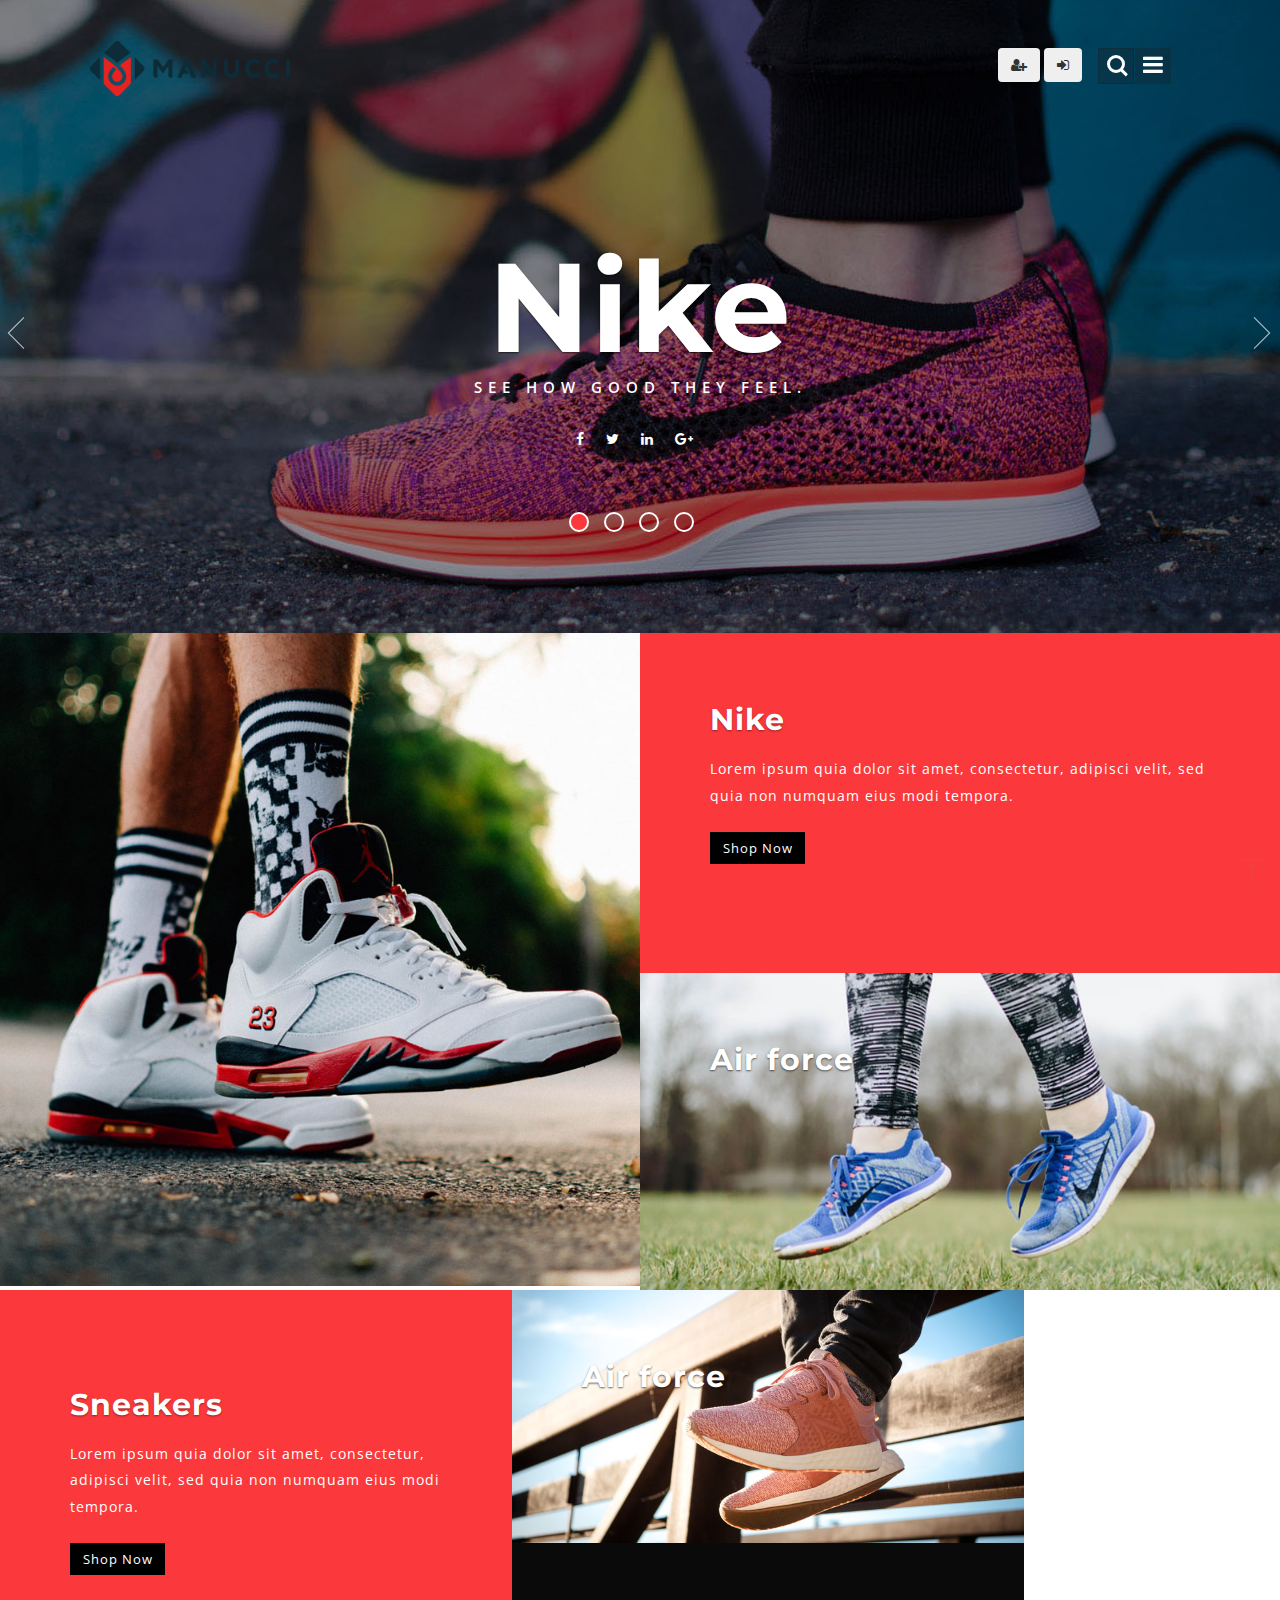
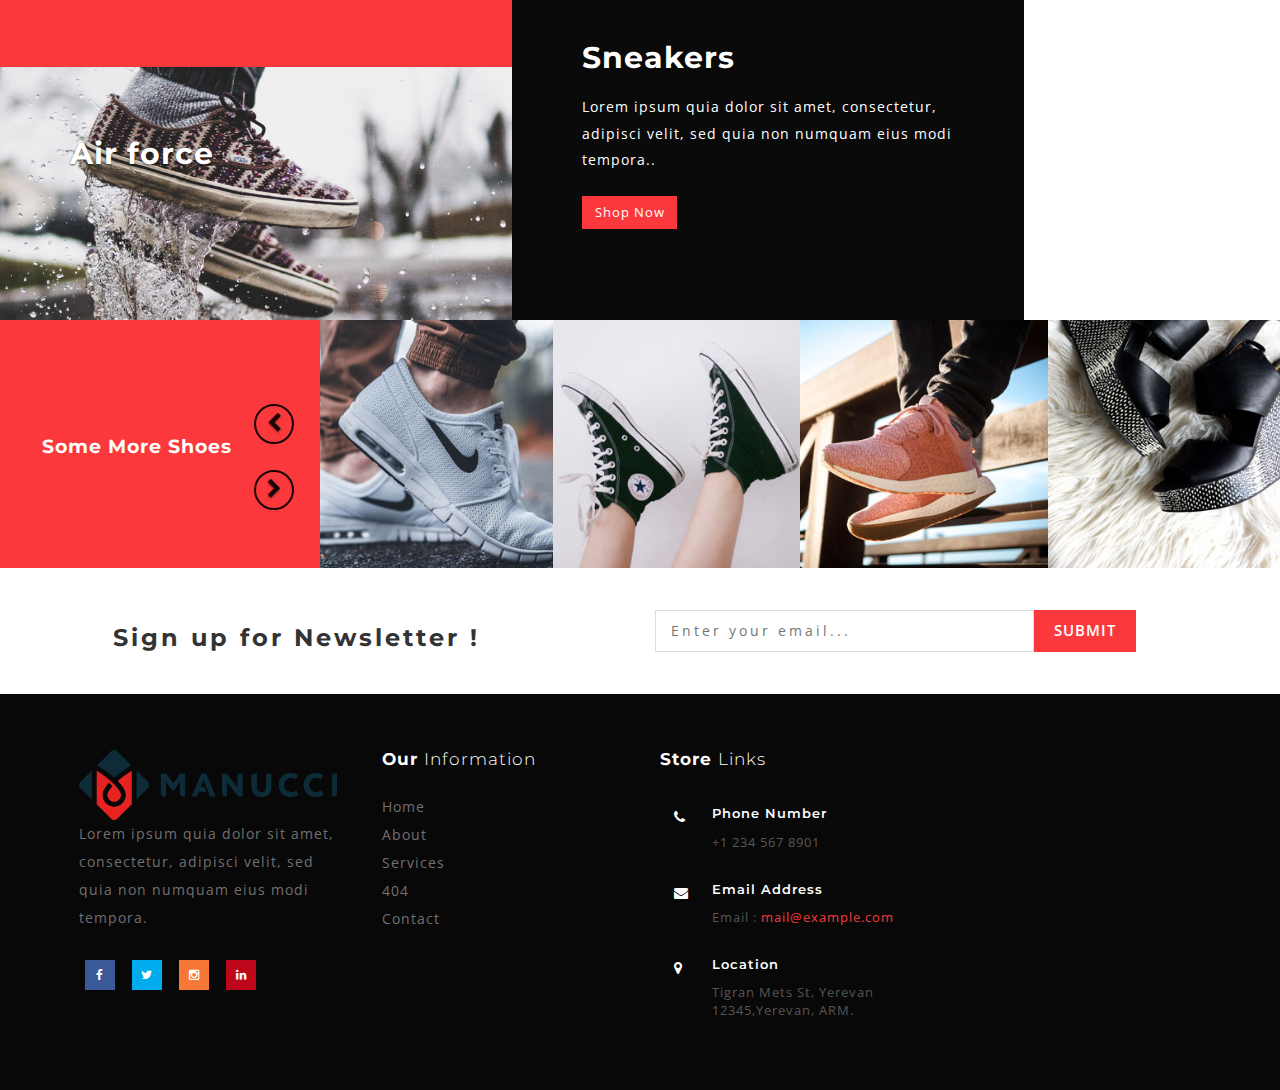
<file: index.html>
<!DOCTYPE html>
<html lang="eng">

<head>
	<title>Home page</title>
	<!-- custom-theme -->
	<meta name="viewport" content="width=device-width, initial-scale=1">
	<meta http-equiv="Content-Type" content="text/html; charset=utf-8" />
	<meta name="keywords" content="" />
	<script type="application/x-javascript">
		addEventListener("load", function () {
			setTimeout(hideURLbar, 0);
		}, false);

		function hideURLbar() {
			window.scrollTo(0, 1);
		}

	</script>
	<!-- //custom-theme -->
	<link href="css/bootstrap.css" rel="stylesheet" type="text/css" media="all" />
	<link rel="stylesheet" href="css/shop.css" type="text/css" media="screen" property="" />
	<link href="css/style7.css" rel="stylesheet" type="text/css" media="all" />
	<link href="css/style.css" rel="stylesheet" type="text/css" media="all" />
	<!-- font-awesome-icons -->
	<link href="css/font-awesome.css" rel="stylesheet">
	<!-- //font-awesome-icons -->
	<link href="//fonts.googleapis.com/css?family=Montserrat:100i,200,200i,300,300i,400,400i,500,500i,600,600i,700,700i,800"
	    rel="stylesheet">
	<link href="//fonts.googleapis.com/css?family=Open+Sans:300,300i,400,400i,600,600i,700,700i,800" rel="stylesheet">

	<style type="text/css">
	
	.navbar-brand{
		border: none !important;
	}
		/* Dropdown Button */
.dropbtn {
	background-color: transparent;
  color: #333;
  padding: 16px;
  font-size: 16px;
  border: none;
  cursor: pointer;
}

/* Dropdown button on hover & focus */
.dropbtn:hover, .dropbtn:focus, .dropdown-content a:hover,.dropdown-content a:focus {
  background-color: #eee;
  color: #f94d50;
}

/* The container <div> - needed to position the dropdown content */
.dropdown {
  position: relative;
  display: inline-block;
}

/* Dropdown Content (Hidden by Default) */
.dropdown-content {
  display: none;
  position: absolute;
  background-color: #f1f1f1;
  min-width: 160px;
  box-shadow: 0px 8px 16px 0px rgba(0,0,0,0.2);
  z-index: 1;
}

/* Links inside the dropdown */
.dropdown-content a {
  color: black;
  padding: 12px 16px;
  text-decoration: none;
  display: block;
}

.show {display:block;}
	</style>
	
</head>

<body>
	<!-- Modal -->
<div class="modal fade" id="login" tabindex="-1" role="dialog" aria-labelledby="login" aria-hidden="true">
  <div class="modal-dialog" role="document">
    <div class="modal-content">
      <div class="modal-header">
        <h5 class="modal-title" id="login">Sign in</h5>
        <button type="button" class="close" data-dismiss="modal" aria-label="Close">
          <span aria-hidden="true">&times;</span>
        </button>
      </div>
      <div class="modal-body">
        <form action="" method="">
        	<div class="form-group">
			    <label for="emaill">Email address</label>
			    <input type="email" class="form-control" id="emaill" placeholder="Enter email" name="emaillogin" required>
			  </div>
			  <div class="form-group">
			    <label for="passwordl">Password</label>
			    <input type="password" class="form-control" id="passwordl" placeholder="********" name="passwordlogin" required>
			  </div>
        	<input type="submit" name="login" value="Sign in" class="btn btn-danger">
        </form>
      </div>
      <div class="modal-footer">
        <button type="button" class="btn btn-secondary" data-dismiss="modal">Close</button>
      </div>
    </div>
  </div>
</div>
<div class="modal fade" id="register" tabindex="-1" role="dialog" aria-labelledby="register" aria-hidden="true">
  <div class="modal-dialog" role="document">
    <div class="modal-content">
      <div class="modal-header">
        <h5 class="modal-title" id="register" style="display: inline-block;">Sign up</h5>
        <button type="button" class="close" data-dismiss="modal" aria-label="Close">
          <span aria-hidden="true">&times;</span>
        </button>
      </div>
      <div class="modal-body">
        <form action="" method="">
        	<div class="form-group">
			    <label for="emailr">Email address</label>
			    <input type="email" class="form-control" id="emailr" placeholder="Enter email" name="emailregister"required>
			</div>
			<div class="form-group">
			    <label for="loginr">Login</label>
			    <input type="login" class="form-control" id="loginr" placeholder="Login" name="loginregister" required>
			</div>
			<div class="form-group">
			    <label for="passwordr">Password</label>
			    <input type="password" class="form-control" id="passwordr" placeholder="********" name="passwordregister" required>
			</div>
			<div class="form-group">
			    <div class="form-check">
			      <input class="form-check-input" type="checkbox" id="license" name="license">
			      <label class="form-check-label" for="license">
			        I accept and agree to abide by the End User <a href="#" target="_blank">License</a> Agreement
			      </label>
			    </div>
			</div>
        	<input type="submit" name="register" value="Sign up" class="btn btn-danger">
        </form>
      </div>
      <div class="modal-footer">
        <button type="button" class="btn btn-secondary" data-dismiss="modal">Close</button>
      </div>
    </div>
  </div>
</div>
	<!-- banner -->
	<div class="banner_top" id="home">
		<div class="wrapper_top_w3layouts">

			<div class="header_agileits">
				<div class="logo">
					<h1><a class="navbar-brand" href="index.html"><img src="images/logo.png" style="width: 200px" class="img-responsive"></a></h1>
				</div>
				<div class="overlay overlay-contentpush">
					<button type="button" class="overlay-close"><i class="fa fa-times" aria-hidden="true"></i></button>

					<nav>
							<ul class="nav nav-list">
								<li><a href="index.html" class="active">Home</a></li>
								<li><a href="about.html">About</a></li>
								<li><a href="404.html">404 error</a></li>
								<li><a href="shop.html">Shop Now</a></li>
								<li><a href="contact.html">Contact</a></li>
								<li>
									<div class="dropdown">
									  <button onclick="mans()" class="dropbtn">Mans <span onclick="mans()" class="fa fa-caret-down"></span></button>
									  <div id="mans" class="dropdown-content">
									    <a href="#">Link 1</a>
									    <a href="#">Link 2</a>
									    <a href="#">Link 3</a>
									  </div>
									</div>
								</li>
								<li>
									<div class="dropdown">
									  <button onclick="womans()" class="dropbtn">Womans <span onclick="womans()" class="fa fa-caret-down"></span></button>
									  <div id="womans" class="dropdown-content">
									    <a href="#">Link 1</a>
									    <a href="#">Link 2</a>
									    <a href="#">Link 3</a>
									  </div>
									</div>
								</li>
								<li>
									<div class="dropdown">
									  <button onclick="kids()" class="dropbtn">Kids <span onclick="kids()" class="fa fa-caret-down"></span></button>
									  <div id="kids" class="dropdown-content">
									    <a href="#">Link 1</a>
									    <a href="#">Link 2</a>
									    <a href="#">Link 3</a>
									  </div>
									</div>
								</li>
							</ul>
					</nav>
				</div>
				<div class="mobile-nav-button">
					<button id="trigger-overlay" type="button"><i class="fa fa-bars" aria-hidden="true"></i></button>
				</div>
				<!-- cart details -->
				<div class="top_nav_right">
					<button type="button" class="btn" data-toggle="modal" data-target="#register"><i class="fa fa-user-plus" aria-hidden="true"></i></button>
					<button type="button" class="btn" data-toggle="modal" data-target="#login"><i class="fa fa-sign-in" aria-hidden="true"></i></button>

					<div class="shoecart shoecart2 cart cart box_1">
						<form action="#" method="post" class="last">

							<input type="hidden" name="cmd" value="_cart">
							<input type="hidden" name="display" value="1">
						</form>
					</div>

				</div>
				<!-- //cart details -->
				<!-- search -->
				<div class="search_w3ls_agileinfo">
					<div class="cd-main-header">
						<ul class="cd-header-buttons">
							<li><a class="cd-search-trigger" href="#cd-search"> <span></span></a></li>
						</ul>
					</div>
					<div id="cd-search" class="cd-search">
						<form action="#" method="post">
							<input name="Search" type="search" placeholder="Click enter after typing...">
						</form>
					</div>
				</div>
				<!-- //search -->

				<div class="clearfix"></div>
			</div>
			<!-- /slider -->
			<div class="slider">
				<div class="callbacks_container">
					<ul class="rslides callbacks callbacks1" id="slider4">

						<li>
							<div class="banner-top2">
								<div class="banner-info-wthree">
									<h3>Nike</h3>
									<p>See how good they feel.</p>

								</div>

							</div>
						</li>
						<li>
							<div class="banner-top3">
								<div class="banner-info-wthree">
									<h3>Heels</h3>
									<p>For All Walks of Life.</p>

								</div>

							</div>
						</li>
						<li>
							<div class="banner-top">
								<div class="banner-info-wthree">
									<h3>Sneakers</h3>
									<p>See how good they feel.</p>

								</div>

							</div>
						</li>
						<li>
							<div class="banner-top1">
								<div class="banner-info-wthree">
									<h3>Adidas</h3>
									<p>For All Walks of Life.</p>

								</div>

							</div>
						</li>
					</ul>
				</div>
				<div class="clearfix"> </div>
			</div>
			<!-- //slider -->
			<ul class="top_icons">
				<li><a href="#"><span class="fa fa-facebook" aria-hidden="true"></span></a></li>
				<li><a href="#"><span class="fa fa-twitter" aria-hidden="true"></span></a></li>
				<li><a href="#"><span class="fa fa-linkedin" aria-hidden="true"></span></a></li>
				<li><a href="#"><span class="fa fa-google-plus" aria-hidden="true"></span></a></li>

			</ul>
		</div>
	</div>
	<!-- //banner -->
	<!-- /girds_bottom-->
	<div class="grids_bottom">
		<div class="style-grids">
			<div class="col-md-6 style-grid style-grid-1">
				<img src="images/b1.jpg" alt="shoe">
			</div>
		</div>
		<div class="col-md-6 style-grid style-grid-2">
			<div class="style-image-1_info">
				<div class="style-grid-2-text_info">
					<h3>Nike</h3>
					<p>Lorem ipsum quia dolor sit amet, consectetur, adipisci velit, sed quia non numquam eius modi tempora.</p>
					<div class="shop-button">
						<a href="shop.html">Shop Now</a>
					</div>
				</div>
			</div>
			<div class="style-image-2">
				<img src="images/b2.jpg" alt="shoe">
				<div class="style-grid-2-text">
					<h3>Air force</h3>
				</div>
			</div>
		</div>
		<div class="clearfix"></div>
	</div>
	</div>
	<!-- //grids_bottom-->
	<!-- /girds_bottom2-->
	<div class="grids_sec_2">
		<div class="style-grids_main">
			<div class="col-md-6 grids_sec_2_left">
				<div class="grid_sec_info">
					<div class="style-grid-2-text_info">
						<h3>Sneakers</h3>
						<p>Lorem ipsum quia dolor sit amet, consectetur, adipisci velit, sed quia non numquam eius modi tempora.</p>
						<div class="shop-button">
							<a href="#">Shop Now</a>
						</div>
					</div>
				</div>
				<div class="style-image-2">
					<img src="images/b4.jpg" alt="shoe">
					<div class="style-grid-2-text">
						<h3>Air force</h3>
					</div>
				</div>
			</div>
			<div class="col-md-6 grids_sec_2_left">

				<div class="style-image-2">
					<img src="images/b3.jpg" alt="shoe">
					<div class="style-grid-2-text">
						<h3>Air force</h3>
					</div>
				</div>
				<div class="grid_sec_info last">
					<div class="style-grid-2-text_info">
						<h3>Sneakers</h3>
						<p>Lorem ipsum quia dolor sit amet, consectetur, adipisci velit, sed quia non numquam eius modi tempora..</p>
						<div class="shop-button two">
							<a href="#">Shop Now</a>
						</div>
					</div>
				</div>
			</div>
			<div class="clearfix"></div>
		</div>
	</div>
	<!-- //grids_bottom2-->
	<!-- /Properties -->
	<div class="mid_slider_w3lsagile">
		<div class="col-md-3 mid_slider_text">
			<h5>Some More Shoes</h5>
		</div>
		<div class="col-md-9 mid_slider_info">
			<div id="myCarousel" class="carousel slide" data-ride="carousel">
				<!-- Indicators -->
				<ol class="carousel-indicators">
					<li data-target="#myCarousel" data-slide-to="0" class="active"></li>
					<li data-target="#myCarousel" data-slide-to="1" class=""></li>
					<li data-target="#myCarousel" data-slide-to="2" class=""></li>
					<li data-target="#myCarousel" data-slide-to="3" class=""></li>
				</ol>
				<div class="carousel-inner" role="listbox">
					<div class="item active">
						<div class="row">
							<div class="col-md-3 col-sm-3 col-xs-3 slidering">
								<div class="thumbnail"><img src="images/g1.jpg" alt="Image" style="max-width:100%;"></div>
							</div>
							<div class="col-md-3 col-sm-3 col-xs-3 slidering">
								<div class="thumbnail"><img src="images/g2.jpg" alt="Image" style="max-width:100%;"></div>
							</div>
							<div class="col-md-3 col-sm-3 col-xs-3 slidering">
								<div class="thumbnail"><img src="images/g3.jpg" alt="Image" style="max-width:100%;"></div>
							</div>
							<div class="col-md-3 col-sm-3 col-xs-3 slidering">
								<div class="thumbnail"><img src="images/g4.jpg" alt="Image" style="max-width:100%;"></div>
							</div>
						</div>
					</div>
					<div class="item">
						<div class="row">
							<div class="col-md-3 col-sm-3 col-xs-3 slidering">
								<div class="thumbnail"><img src="images/g5.jpg" alt="Image" style="max-width:100%;"></div>
							</div>
							<div class="col-md-3 col-sm-3 col-xs-3 slidering">
								<div class="thumbnail"><img src="images/g6.jpg" alt="Image" style="max-width:100%;"></div>
							</div>
							<div class="col-md-3 col-sm-3 col-xs-3 slidering">
								<div class="thumbnail"><img src="images/g2.jpg" alt="Image" style="max-width:100%;"></div>
							</div>
							<div class="col-md-3 col-sm-3 col-xs-3 slidering">
								<div class="thumbnail"><img src="images/g1.jpg" alt="Image" style="max-width:100%;"></div>
							</div>
						</div>
					</div>
					<div class="item">
						<div class="row">
							<div class="col-md-3 col-sm-3 col-xs-3 slidering">
								<div class="thumbnail"><img src="images/g1.jpg" alt="Image" style="max-width:100%;"></div>
							</div>
							<div class="col-md-3 col-sm-3 col-xs-3 slidering">
								<div class="thumbnail"><img src="images/g2.jpg" alt="Image" style="max-width:100%;"></div>
							</div>
							<div class="col-md-3 col-sm-3 col-xs-3 slidering">
								<div class="thumbnail"><img src="images/g3.jpg" alt="Image" style="max-width:100%;"></div>
							</div>
							<div class="col-md-3 col-sm-3 col-xs-3 slidering">
								<div class="thumbnail"><img src="images/g4.jpg" alt="Image" style="max-width:100%;"></div>
							</div>
						</div>
					</div>
					<div class="item">
						<div class="row">
							<div class="col-md-3 col-sm-3 col-xs-3 slidering">
								<div class="thumbnail"><img src="images/g1.jpg" alt="Image" style="max-width:100%;"></div>
							</div>
							<div class="col-md-3 col-sm-3 col-xs-3 slidering">
								<div class="thumbnail"><img src="images/g2.jpg" alt="Image" style="max-width:100%;"></div>
							</div>
							<div class="col-md-3 col-sm-3 col-xs-3 slidering">
								<div class="thumbnail"><img src="images/g3.jpg" alt="Image" style="max-width:100%;"></div>
							</div>
							<div class="col-md-3 col-sm-3 col-xs-3 slidering">
								<div class="thumbnail"><img src="images/g4.jpg" alt="Image" style="max-width:100%;"></div>
							</div>
						</div>
					</div>
				</div>
				<a class="left carousel-control" href="#myCarousel" role="button" data-slide="prev">
			<span class="fa fa-chevron-left" aria-hidden="true"></span>
			<span class="sr-only">Previous</span>
		</a>
				<a class="right carousel-control" href="#myCarousel" role="button" data-slide="next">
			<span class="fa fa-chevron-right" aria-hidden="true"></span>
			<span class="sr-only">Next</span>
		</a>
				<!-- The Modal -->

			</div>
		</div>

		<div class="clearfix"> </div>
	</div>
	<!--//banner -->

	<!-- /newsletter-->
	<div class="newsletter_w3layouts_agile">
		<div class="col-sm-6 newsleft">
			<h3>Sign up for Newsletter !</h3>
		</div>
		<div class="col-sm-6 newsright">
			<form action="#" method="post">
				<input type="email" placeholder="Enter your email..." name="email" required="">
				<input type="submit" value="Submit">
			</form>
		</div>

		<div class="clearfix"></div>
	</div>
	<!-- //newsletter-->
	<!-- footer -->
	<div class="footer_agileinfo_w3">
		<div class="footer_inner_info_w3ls_agileits">
			<div class="col-md-3 footer-left">
					<h2><a class="navbar-brand" href="index.html" style="height: 100%"><img src="images/logo.png"  class="img-responsive"></a></h2>
				<p>Lorem ipsum quia dolor sit amet, consectetur, adipisci velit, sed quia non numquam eius modi tempora.</p>
				<ul class="social-nav model-3d-0 footer-social social two">
					<li>
						<a href="#" class="facebook">
							<div class="front"><i class="fa fa-facebook" aria-hidden="true"></i></div>
							<div class="back"><i class="fa fa-facebook" aria-hidden="true"></i></div>
						</a>
					</li>
					<li>
						<a href="#" class="twitter">
							<div class="front"><i class="fa fa-twitter" aria-hidden="true"></i></div>
							<div class="back"><i class="fa fa-twitter" aria-hidden="true"></i></div>
						</a>
					</li>
					<li>
						<a href="#" class="instagram">
							<div class="front"><i class="fa fa-instagram" aria-hidden="true"></i></div>
							<div class="back"><i class="fa fa-instagram" aria-hidden="true"></i></div>
						</a>
					</li>
					<li>
						<a href="#" class="pinterest">
							<div class="front"><i class="fa fa-linkedin" aria-hidden="true"></i></div>
							<div class="back"><i class="fa fa-linkedin" aria-hidden="true"></i></div>
						</a>
					</li>
				</ul>
			</div>
			<div class="col-md-9 footer-right">
				<div class="sign-grds">
					<div class="col-md-4 sign-gd">
						<h4>Our <span>Information</span> </h4>
						<ul>
							<li><a href="index.html">Home</a></li>
							<li><a href="about.html">About</a></li>
							<li><a href="404.html">Services</a></li>
							<li><a href="404.html">404</a></li>
							<li><a href="contact.html">Contact</a></li>
						</ul>
					</div>

					<div class="col-md-5 sign-gd-two">
						<h4>Store <span>Links</span></h4>
						<div class="address">
							<div class="address-grid">
								<div class="address-left">
									<i class="fa fa-phone" aria-hidden="true"></i>
								</div>
								<div class="address-right">
									<h6>Phone Number</h6>
									<p>+1 234 567 8901</p>
								</div>
								<div class="clearfix"> </div>
							</div>
							<div class="address-grid">
								<div class="address-left">
									<i class="fa fa-envelope" aria-hidden="true"></i>
								</div>
								<div class="address-right">
									<h6>Email Address</h6>
									<p>Email :<a href="mailto:example@email.com"> mail@example.com</a></p>
								</div>
								<div class="clearfix"> </div>
							</div>
							<div class="address-grid">
								<div class="address-left">
									<i class="fa fa-map-marker" aria-hidden="true"></i>
								</div>
								<div class="address-right">
									<h6>Location</h6>
									<p>Tigran Mets St, Yerevan 12345,Yerevan, ARM.

									</p>
								</div>
								<div class="clearfix"> </div>
							</div>
						</div>
					</div>
					
					<div class="clearfix"></div>
				</div>
			</div>
			<div class="clearfix"></div>

		</div>
	</div>
	</div>
	<!-- //footer -->
    <a href="#home" id="toTop" class="scroll" style="display: block;"> <span id="toTopHover" style="opacity: 1;"> </span></a>
    	<!-- js -->
	<script type="text/javascript" src="js/jquery-2.1.4.min.js"></script>
	<!-- //js -->

	<!-- /nav -->
	<script src="js/modernizr-2.6.2.min.js"></script>
	<script src="js/classie.js"></script>
	<script src="js/demo1.js"></script>
	<!-- //nav -->
	<!-- cart-js -->
	<script src="js/minicart.js"></script>
	<script>
		shoe.render();

		shoe.cart.on('shoe_checkout', function (evt) {
			var items, len, i;

			if (this.subtotal() > 0) {
				items = this.items();

				for (i = 0, len = items.length; i < len; i++) {}
			}
		});
	</script>
	<!-- //cart-js -->
	<!--search-bar-->
	<script src="js/search.js"></script>
	<!--//search-bar-->
	<script src="js/responsiveslides.min.js"></script>
	<script>
		$(function () {
			$("#slider4").responsiveSlides({
				auto: true,
				pager: true,
				nav: true,
				speed: 1000,
				namespace: "callbacks",
				before: function () {
					$('.events').append("<li>before event fired.</li>");
				},
				after: function () {
					$('.events').append("<li>after event fired.</li>");
				}
			});
		});
	</script>
	<!-- js for portfolio lightbox -->
	<!-- start-smoth-scrolling -->
	<script type="text/javascript" src="js/move-top.js"></script>
	<script type="text/javascript" src="js/easing.js"></script>
	<script type="text/javascript">
		jQuery(document).ready(function ($) {
			$(".scroll").click(function (event) {
				event.preventDefault();
				$('html,body').animate({
					scrollTop: $(this.hash).offset().top
				}, 1000);
			});
		});
	</script>
	<!-- //end-smoth-scrolling -->
<script type="text/javascript">
function mans() {
  document.getElementById("mans").classList.toggle("show");
}

// Close the dropdown menu if the user clicks outside of it
window.onclick = function(event) {
  if (!event.target.matches('.dropbtn')) {
    var dropdowns = document.getElementsByClassName("dropdown-content");
    var i;
    for (i = 0; i < dropdowns.length; i++) {
      var openDropdown = dropdowns[i];
      if (openDropdown.classList.contains('show')) {
        openDropdown.classList.remove('show');
      }
    }
  }
}
function womans() {
  document.getElementById("womans").classList.toggle("show");
}

// Close the dropdown menu if the user clicks outside of it
window.onclick = function(event) {
  if (!event.target.matches('.dropbtn')) {
    var dropdowns = document.getElementsByClassName("dropdown-content");
    var i;
    for (i = 0; i < dropdowns.length; i++) {
      var openDropdown = dropdowns[i];
      if (openDropdown.classList.contains('show')) {
        openDropdown.classList.remove('show');
      }
    }
  }
}
function kids() {
  document.getElementById("kids").classList.toggle("show");
}

// Close the dropdown menu if the user clicks outside of it
window.onclick = function(event) {
  if (!event.target.matches('.dropbtn')) {
    var dropdowns = document.getElementsByClassName("dropdown-content");
    var i;
    for (i = 0; i < dropdowns.length; i++) {
      var openDropdown = dropdowns[i];
      if (openDropdown.classList.contains('show')) {
        openDropdown.classList.remove('show');
      }
    }
  }
}
	</script>
			<script type="text/javascript" src="js/bootstrap-3.1.1.min.js"></script>


</body>

</html>
</file>
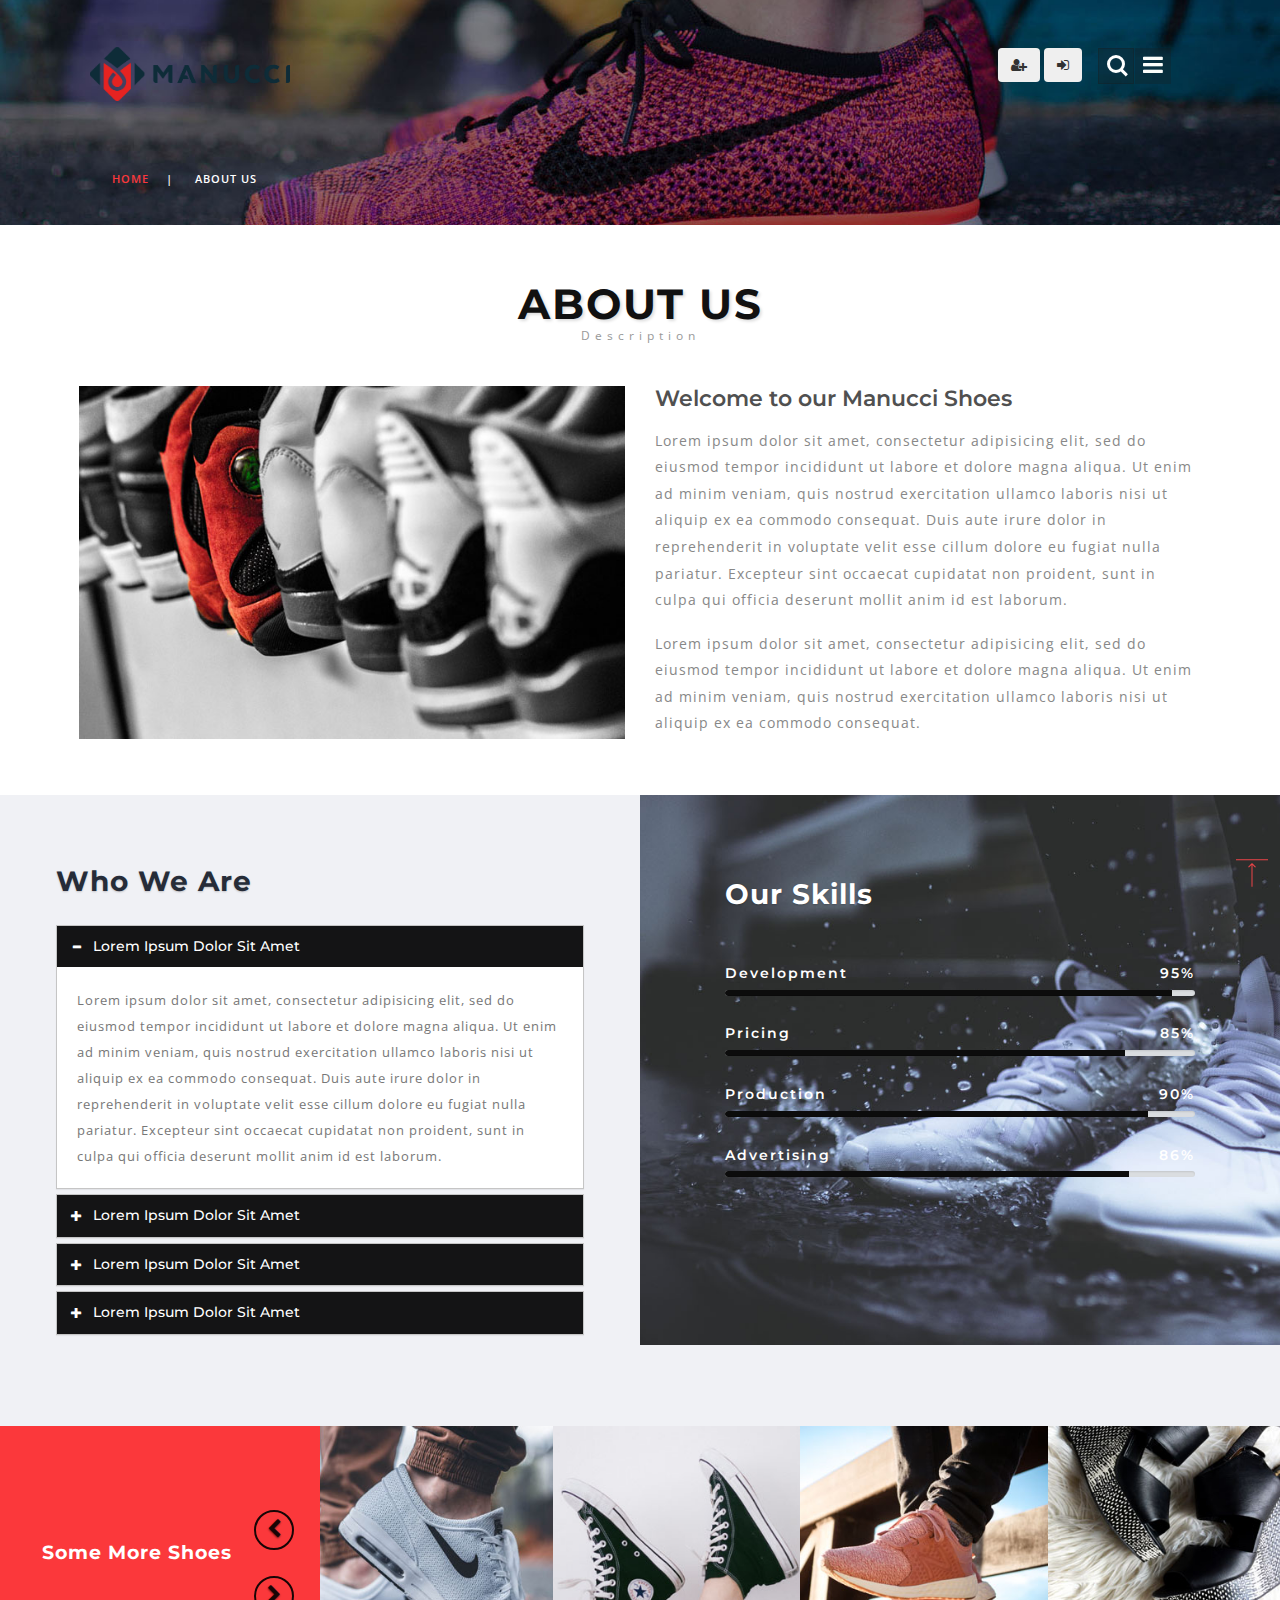
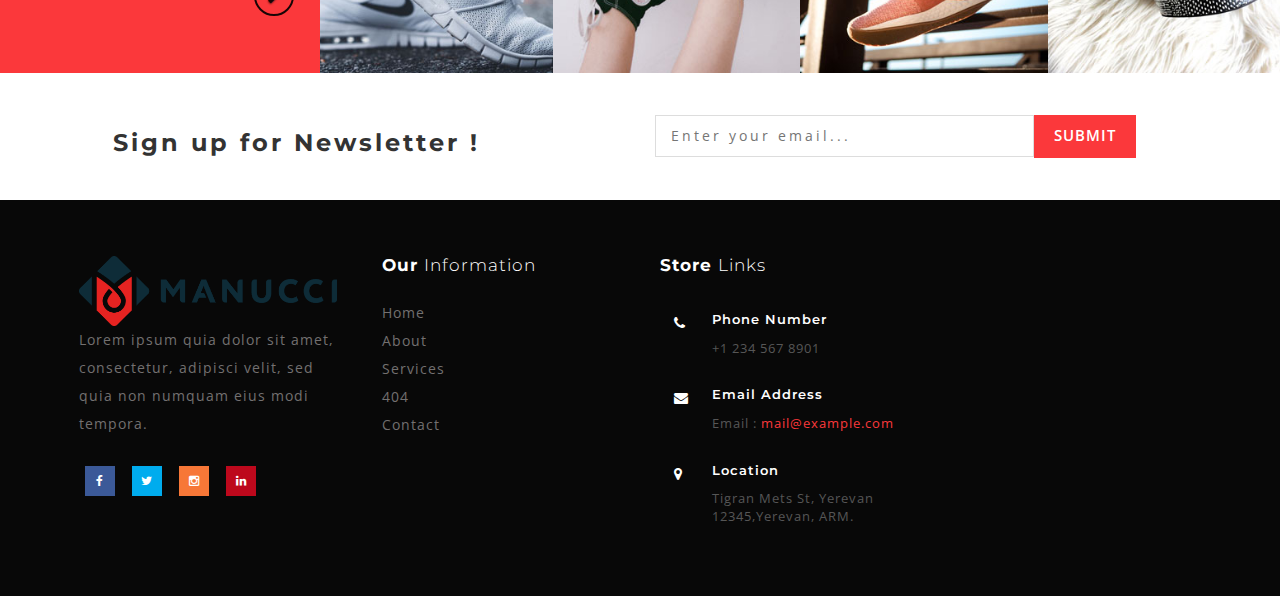
<file: about.html>
<!DOCTYPE html>
<html lang="eng">

<head>
	<title>about</title>
	<meta name="viewport" content="width=device-width, initial-scale=1">
	<meta http-equiv="Content-Type" content="text/html; charset=utf-8" />
	<meta name="keywords" content="" />
	<script type="application/x-javascript">
		addEventListener("load", function () {
			setTimeout(hideURLbar, 0);
		}, false);

		function hideURLbar() {
			window.scrollTo(0, 1);
		}
	</script>
	<!-- //custom-theme -->
	<link href="css/bootstrap.css" rel="stylesheet" type="text/css" media="all" />
	<link rel="stylesheet" href="css/shop.css" type="text/css" media="screen" property="" />
	<link rel="stylesheet" href="css/about.css" type="text/css" media="screen" property="" />
	<link href="css/style7.css" rel="stylesheet" type="text/css" media="all" />
	<link href="css/style.css" rel="stylesheet" type="text/css" media="all" />
	<!-- font-awesome-icons -->
	<link href="css/font-awesome.css" rel="stylesheet">
	<!-- //font-awesome-icons -->
	<link href="//fonts.googleapis.com/css?family=Montserrat:100i,200,200i,300,300i,400,400i,500,500i,600,600i,700,700i,800"
	    rel="stylesheet">
	<link href="//fonts.googleapis.com/css?family=Open+Sans:300,300i,400,400i,600,600i,700,700i,800" rel="stylesheet">
	<style type="text/css">
	
	.navbar-brand{
		border: none !important;
	}
		/* Dropdown Button */
.dropbtn {
	background-color: transparent;
  color: #333;
  padding: 16px;
  font-size: 16px;
  border: none;
  cursor: pointer;
}

/* Dropdown button on hover & focus */
.dropbtn:hover, .dropbtn:focus, .dropdown-content a:hover,.dropdown-content a:focus {
  background-color: #eee;
  color: #f94d50;
}

/* The container <div> - needed to position the dropdown content */
.dropdown {
  position: relative;
  display: inline-block;
}

/* Dropdown Content (Hidden by Default) */
.dropdown-content {
  display: none;
  position: absolute;
  background-color: #f1f1f1;
  min-width: 160px;
  box-shadow: 0px 8px 16px 0px rgba(0,0,0,0.2);
  z-index: 1;
}

/* Links inside the dropdown */
.dropdown-content a {
  color: black;
  padding: 12px 16px;
  text-decoration: none;
  display: block;
}

.show {display:block;}
	</style>
</head>

<body>
	<!-- Modal -->
<div class="modal fade" id="login" tabindex="-1" role="dialog" aria-labelledby="login" aria-hidden="true">
  <div class="modal-dialog" role="document">
    <div class="modal-content">
      <div class="modal-header">
        <h5 class="modal-title" id="login">Sign in</h5>
        <button type="button" class="close" data-dismiss="modal" aria-label="Close">
          <span aria-hidden="true">&times;</span>
        </button>
      </div>
      <div class="modal-body">
        <form action="" method="">
        	<div class="form-group">
			    <label for="emaill">Email address</label>
			    <input type="email" class="form-control" id="emaill" placeholder="Enter email" name="emaillogin" required>
			  </div>
			  <div class="form-group">
			    <label for="passwordl">Password</label>
			    <input type="password" class="form-control" id="passwordl" placeholder="********" name="passwordlogin" required>
			  </div>
        	<input type="submit" name="login" value="Sign in" class="btn btn-danger">
        </form>
      </div>
      <div class="modal-footer">
        <button type="button" class="btn btn-secondary" data-dismiss="modal">Close</button>
      </div>
    </div>
  </div>
</div>
<div class="modal fade" id="register" tabindex="-1" role="dialog" aria-labelledby="register" aria-hidden="true">
  <div class="modal-dialog" role="document">
    <div class="modal-content">
      <div class="modal-header">
        <h5 class="modal-title" id="register" style="display: inline-block;">Sign up</h5>
        <button type="button" class="close" data-dismiss="modal" aria-label="Close">
          <span aria-hidden="true">&times;</span>
        </button>
      </div>
      <div class="modal-body">
        <form action="" method="">
        	<div class="form-group">
			    <label for="emailr">Email address</label>
			    <input type="email" class="form-control" id="emailr" placeholder="Enter email" name="emailregister"required>
			</div>
			<div class="form-group">
			    <label for="loginr">Login</label>
			    <input type="login" class="form-control" id="loginr" placeholder="Login" name="loginregister" required>
			</div>
			<div class="form-group">
			    <label for="passwordr">Password</label>
			    <input type="password" class="form-control" id="passwordr" placeholder="********" name="passwordregister" required>
			</div>
			<div class="form-group">
			    <div class="form-check">
			      <input class="form-check-input" type="checkbox" id="license" name="license">
			      <label class="form-check-label" for="license">
			        I accept and agree to abide by the End User <a href="#" target="_blank">License</a> Agreement
			      </label>
			    </div>
			</div>
        	<input type="submit" name="register" value="Sign up" class="btn btn-danger">
        </form>
      </div>
      <div class="modal-footer">
        <button type="button" class="btn btn-secondary" data-dismiss="modal">Close</button>
      </div>
    </div>
  </div>
</div>
	<!-- banner -->
	<div class="banner_top innerpage" id="home">
		<div class="wrapper_top_w3layouts">
			<div class="header_agileits">
				<div class="logo inner_page_log">
					<h1><a class="navbar-brand" href="index.html"><img src="images/logo.png" style="width: 200px" class="img-responsive"></a></h1>
				</div>
				<div class="overlay overlay-contentpush">
					<button type="button" class="overlay-close"><i class="fa fa-times" aria-hidden="true"></i></button>

					<nav>
						<ul class="nav nav-list">
								<li><a href="index.html" class="active">Home</a></li>
								<li><a href="about.html">About</a></li>
								<li><a href="404.html">404 error</a></li>
								<li><a href="shop.html">Shop Now</a></li>
								<li><a href="contact.html">Contact</a></li>
								<li>
									<div class="dropdown">
									  <button onclick="mans()" class="dropbtn">Mans <span onclick="mans()" class="fa fa-caret-down"></span></button>
									  <div id="mans" class="dropdown-content">
									    <a href="#">Link 1</a>
									    <a href="#">Link 2</a>
									    <a href="#">Link 3</a>
									  </div>
									</div>
								</li>
								<li>
									<div class="dropdown">
									  <button onclick="womans()" class="dropbtn">Womans <span onclick="womans()" class="fa fa-caret-down"></span></button>
									  <div id="womans" class="dropdown-content">
									    <a href="#">Link 1</a>
									    <a href="#">Link 2</a>
									    <a href="#">Link 3</a>
									  </div>
									</div>
								</li>
								<li>
									<div class="dropdown">
									  <button onclick="kids()" class="dropbtn">Kids <span onclick="kids()" class="fa fa-caret-down"></span></button>
									  <div id="kids" class="dropdown-content">
									    <a href="#">Link 1</a>
									    <a href="#">Link 2</a>
									    <a href="#">Link 3</a>
									  </div>
									</div>
								</li>
							</ul>
					</nav>
				</div>
				<div class="mobile-nav-button">
					<button id="trigger-overlay" type="button"><i class="fa fa-bars" aria-hidden="true"></i></button>
				</div>
				<!-- cart details -->
				<div class="top_nav_right">
					<button type="button" class="btn" data-toggle="modal" data-target="#register"><i class="fa fa-user-plus" aria-hidden="true"></i></button>
					<button type="button" class="btn" data-toggle="modal" data-target="#login"><i class="fa fa-sign-in" aria-hidden="true"></i></button>

					<div class="shoecart shoecart2 cart cart box_1">
						<form action="#" method="post" class="last">
							<input type="hidden" name="cmd" value="_cart">
							<input type="hidden" name="display" value="1">
						</form>
					</div>
				</div>
			</div>
		</div>
		<!-- //cart details -->
		<!-- search -->
		<div class="search_w3ls_agileinfo">
			<div class="cd-main-header">
				<ul class="cd-header-buttons">
					<li><a class="cd-search-trigger" href="#cd-search"> <span></span></a></li>
				</ul>
			</div>
			<div id="cd-search" class="cd-search">
				<form action="#" method="post">
					<input name="Search" type="search" placeholder="Click enter after typing...">
				</form>
			</div>
		</div>
		<!-- //search -->
		<div class="clearfix"></div>
		<!-- /banner_inner -->
		<div class="services-breadcrumb_w3ls_agileinfo">
			<div class="inner_breadcrumb_agileits_w3">

				<ul class="short">
					<li><a href="index.html">Home</a><i>|</i></li>
					<li>About us</li>
				</ul>
			</div>
		</div>
		<!-- //banner_inner -->
	</div>

	<!-- //banner -->
	<!-- top Products -->
	<div class="ads-grid_shop">
		<div class="shop_inner_inf">
			<h3 class="head">About Us</h3>
			<p class="head_para">Description</p>
			<div class="inner_section_w3ls">
				<div class="col-md-6 news-left">
					<img src="images/ab.jpg" alt=" " class="img-responsive">
				</div>
				<div class="col-md-6 news-right">
					<h4>Welcome to our Manucci Shoes</h4>
					<p class="sub_p">Lorem ipsum dolor sit amet, consectetur adipisicing elit, sed do eiusmod
					tempor incididunt ut labore et dolore magna aliqua. Ut enim ad minim veniam,
					quis nostrud exercitation ullamco laboris nisi ut aliquip ex ea commodo
					consequat. Duis aute irure dolor in reprehenderit in voluptate velit esse
					cillum dolore eu fugiat nulla pariatur. Excepteur sint occaecat cupidatat non
					proident, sunt in culpa qui officia deserunt mollit anim id est laborum.
					</p>
					<p>Lorem ipsum dolor sit amet, consectetur adipisicing elit, sed do eiusmod
					tempor incididunt ut labore et dolore magna aliqua. Ut enim ad minim veniam,
					quis nostrud exercitation ullamco laboris nisi ut aliquip ex ea commodo
					consequat.
					</p>
				</div>
				<div class="clearfix"> </div>
			</div>
		</div>

	</div>
	<div class="mid_services">
		<div class="col-md-6 according_inner_grids">
			<h3 class="heading two">Who We Are</h3>
			<div class="according_info">
				<div class="panel-group about_panel" id="accordion" role="tablist" aria-multiselectable="true">
					<div class="panel panel-default">
						<div class="panel-heading" role="tab" id="headingOne">
							<h4 class="panel-title asd">
								<a class="pa_italic" role="button" data-toggle="collapse" data-parent="#accordion" href="#collapseOne" aria-expanded="true"
								    aria-controls="collapseOne">
							  <span class="glyphicon glyphicon-plus" aria-hidden="true"></span><i class="glyphicon glyphicon-minus" aria-hidden="true"></i>Lorem ipsum dolor sit amet
							</a>
							</h4>
						</div>
						<div id="collapseOne" class="panel-collapse collapse in" role="tabpanel" aria-labelledby="headingOne">
							<div class="panel-body panel_text">
								Lorem ipsum dolor sit amet, consectetur adipisicing elit, sed do eiusmod
								tempor incididunt ut labore et dolore magna aliqua. Ut enim ad minim veniam,
								quis nostrud exercitation ullamco laboris nisi ut aliquip ex ea commodo
								consequat. Duis aute irure dolor in reprehenderit in voluptate velit esse
								cillum dolore eu fugiat nulla pariatur. Excepteur sint occaecat cupidatat non
								proident, sunt in culpa qui officia deserunt mollit anim id est laborum.
							</div>
						</div>
					</div>
					<div class="panel panel-default">
						<div class="panel-heading" role="tab" id="headingTwo">
							<h4 class="panel-title asd">
								<a class="pa_italic collapsed" role="button" data-toggle="collapse" data-parent="#accordion" href="#collapseTwo" aria-expanded="false"
								    aria-controls="collapseTwo">
							  <span class="glyphicon glyphicon-plus" aria-hidden="true"></span><i class="glyphicon glyphicon-minus" aria-hidden="true"></i>Lorem ipsum dolor sit amet
							</a>
							</h4>
						</div>
						<div id="collapseTwo" class="panel-collapse collapse" role="tabpanel" aria-labelledby="headingTwo">
							<div class="panel-body panel_text">
								Lorem ipsum dolor sit amet, consectetur adipisicing elit, sed do eiusmod
								tempor incididunt ut labore et dolore magna aliqua. Ut enim ad minim veniam,
								quis nostrud exercitation ullamco laboris nisi ut aliquip ex ea commodo
								consequat. Duis aute irure dolor in reprehenderit in voluptate velit esse
								cillum dolore eu fugiat nulla pariatur. Excepteur sint occaecat cupidatat non
								proident, sunt in culpa qui officia deserunt mollit anim id est laborum.
							</div>
						</div>
					</div>
					<div class="panel panel-default">
						<div class="panel-heading" role="tab" id="headingThree">
							<h4 class="panel-title asd">
								<a class="pa_italic collapsed" role="button" data-toggle="collapse" data-parent="#accordion" href="#collapseThree" aria-expanded="false"
								    aria-controls="collapseThree">
							  <span class="glyphicon glyphicon-plus" aria-hidden="true"></span><i class="glyphicon glyphicon-minus" aria-hidden="true"></i>Lorem ipsum dolor sit amet
							</a>
							</h4>
						</div>
						<div id="collapseThree" class="panel-collapse collapse" role="tabpanel" aria-labelledby="headingThree">
							<div class="panel-body panel_text">
								Lorem ipsum dolor sit amet, consectetur adipisicing elit, sed do eiusmod
								tempor incididunt ut labore et dolore magna aliqua. Ut enim ad minim veniam,
								quis nostrud exercitation ullamco laboris nisi ut aliquip ex ea commodo
								consequat. Duis aute irure dolor in reprehenderit in voluptate velit esse
								cillum dolore eu fugiat nulla pariatur. Excepteur sint occaecat cupidatat non
								proident, sunt in culpa qui officia deserunt mollit anim id est laborum.
							</div>
						</div>
					</div>
					<div class="panel panel-default">
						<div class="panel-heading" role="tab" id="headingThree">
							<h4 class="panel-title asd">
								<a class="pa_italic collapsed" role="button" data-toggle="collapse" data-parent="#accordion" href="#collapseThree" aria-expanded="false"
								    aria-controls="collapseThree">
							  <span class="glyphicon glyphicon-plus" aria-hidden="true"></span><i class="glyphicon glyphicon-minus" aria-hidden="true"></i>Lorem ipsum dolor sit amet
							</a>
							</h4>
						</div>
						<div id="collapseThree" class="panel-collapse collapse" role="tabpanel" aria-labelledby="headingThree">
							<div class="panel-body panel_text">
								Lorem ipsum dolor sit amet, consectetur adipisicing elit, sed do eiusmod
								tempor incididunt ut labore et dolore magna aliqua. Ut enim ad minim veniam,
								quis nostrud exercitation ullamco laboris nisi ut aliquip ex ea commodo
								consequat. Duis aute irure dolor in reprehenderit in voluptate velit esse
								cillum dolore eu fugiat nulla pariatur. Excepteur sint occaecat cupidatat non
								proident, sunt in culpa qui officia deserunt mollit anim id est laborum.
							</div>
						</div>
					</div>
				</div>
			</div>

		</div>
		<div class="col-md-6 mid_services_img">
			<div class="bar-grids">
				<h3 class="heading two three">Our Skills</h3>
				<div class="skill_info">
					<h6>Development<span> 95% </span></h6>
					<div class="progress">
						<div class="progress-bar progress-bar-striped active" style="width: 95%">
						</div>
					</div>
					<h6>Pricing<span> 85% </span></h6>
					<div class="progress">
						<div class="progress-bar progress-bar-striped active" style="width: 85%">
						</div>
					</div>
					<h6>Production <span>90% </span></h6>
					<div class="progress">
						<div class="progress-bar progress-bar-striped active" style="width: 90%">
						</div>
					</div>
					<h6>Advertising <span>86% </span></h6>
					<div class="progress prgs-last">
						<div class="progress-bar progress-bar-striped active" style="width: 86%">
						</div>
					</div>
				</div>
			</div>

		</div>
		<div class="clearfix"> </div>
	</div>
		<!-- /Properties -->
	<div class="mid_slider_w3lsagile">
		<div class="col-md-3 mid_slider_text">
			<h5>Some More Shoes</h5>
		</div>
		<div class="col-md-9 mid_slider_info">
			<div id="myCarousel" class="carousel slide" data-ride="carousel">
				<!-- Indicators -->
				<ol class="carousel-indicators">
					<li data-target="#myCarousel" data-slide-to="0" class="active"></li>
					<li data-target="#myCarousel" data-slide-to="1" class=""></li>
					<li data-target="#myCarousel" data-slide-to="2" class=""></li>
					<li data-target="#myCarousel" data-slide-to="3" class=""></li>
				</ol>
				<div class="carousel-inner" role="listbox">
					<div class="item active">
						<div class="row">
							<div class="col-md-3 col-sm-3 col-xs-3 slidering">
								<div class="thumbnail"><img src="images/g1.jpg" alt="Image" style="max-width:100%;"></div>
							</div>
							<div class="col-md-3 col-sm-3 col-xs-3 slidering">
								<div class="thumbnail"><img src="images/g2.jpg" alt="Image" style="max-width:100%;"></div>
							</div>
							<div class="col-md-3 col-sm-3 col-xs-3 slidering">
								<div class="thumbnail"><img src="images/g3.jpg" alt="Image" style="max-width:100%;"></div>
							</div>
							<div class="col-md-3 col-sm-3 col-xs-3 slidering">
								<div class="thumbnail"><img src="images/g4.jpg" alt="Image" style="max-width:100%;"></div>
							</div>
						</div>
					</div>
					<div class="item">
						<div class="row">
							<div class="col-md-3 col-sm-3 col-xs-3 slidering">
								<div class="thumbnail"><img src="images/g5.jpg" alt="Image" style="max-width:100%;"></div>
							</div>
							<div class="col-md-3 col-sm-3 col-xs-3 slidering">
								<div class="thumbnail"><img src="images/g6.jpg" alt="Image" style="max-width:100%;"></div>
							</div>
							<div class="col-md-3 col-sm-3 col-xs-3 slidering">
								<div class="thumbnail"><img src="images/g2.jpg" alt="Image" style="max-width:100%;"></div>
							</div>
							<div class="col-md-3 col-sm-3 col-xs-3 slidering">
								<div class="thumbnail"><img src="images/g1.jpg" alt="Image" style="max-width:100%;"></div>
							</div>
						</div>
					</div>
					<div class="item">
						<div class="row">
							<div class="col-md-3 col-sm-3 col-xs-3 slidering">
								<div class="thumbnail"><img src="images/g1.jpg" alt="Image" style="max-width:100%;"></div>
							</div>
							<div class="col-md-3 col-sm-3 col-xs-3 slidering">
								<div class="thumbnail"><img src="images/g2.jpg" alt="Image" style="max-width:100%;"></div>
							</div>
							<div class="col-md-3 col-sm-3 col-xs-3 slidering">
								<div class="thumbnail"><img src="images/g3.jpg" alt="Image" style="max-width:100%;"></div>
							</div>
							<div class="col-md-3 col-sm-3 col-xs-3 slidering">
								<div class="thumbnail"><img src="images/g4.jpg" alt="Image" style="max-width:100%;"></div>
							</div>
						</div>
					</div>
					<div class="item">
						<div class="row">
							<div class="col-md-3 col-sm-3 col-xs-3 slidering">
								<div class="thumbnail"><img src="images/g1.jpg" alt="Image" style="max-width:100%;"></div>
							</div>
							<div class="col-md-3 col-sm-3 col-xs-3 slidering">
								<div class="thumbnail"><img src="images/g2.jpg" alt="Image" style="max-width:100%;"></div>
							</div>
							<div class="col-md-3 col-sm-3 col-xs-3 slidering">
								<div class="thumbnail"><img src="images/g3.jpg" alt="Image" style="max-width:100%;"></div>
							</div>
							<div class="col-md-3 col-sm-3 col-xs-3 slidering">
								<div class="thumbnail"><img src="images/g4.jpg" alt="Image" style="max-width:100%;"></div>
							</div>
						</div>
					</div>
				</div>
				<a class="left carousel-control" href="#myCarousel" role="button" data-slide="prev">
			<span class="fa fa-chevron-left" aria-hidden="true"></span>
			<span class="sr-only">Previous</span>
		</a>
				<a class="right carousel-control" href="#myCarousel" role="button" data-slide="next">
			<span class="fa fa-chevron-right" aria-hidden="true"></span>
			<span class="sr-only">Next</span>
		</a>
				<!-- The Modal -->

			</div>
		</div>

		<div class="clearfix"> </div>
	</div>
	<!--//banner -->

	<!-- /newsletter-->
	<div class="newsletter_w3layouts_agile">
		<div class="col-sm-6 newsleft">
			<h3>Sign up for Newsletter !</h3>
		</div>
		<div class="col-sm-6 newsright">
			<form action="#" method="post">
				<input type="email" placeholder="Enter your email..." name="email" required="">
				<input type="submit" value="Submit">
			</form>
		</div>

		<div class="clearfix"></div>
	</div>
	<!-- //newsletter-->
	<!-- footer -->
	<div class="footer_agileinfo_w3">
		<div class="footer_inner_info_w3ls_agileits">
			<div class="col-md-3 footer-left">
					<h2><a class="navbar-brand" href="index.html" style="height: 100%"><img src="images/logo.png"  class="img-responsive"></a></h2>
				<p>Lorem ipsum quia dolor sit amet, consectetur, adipisci velit, sed quia non numquam eius modi tempora.</p>
				<ul class="social-nav model-3d-0 footer-social social two">
					<li>
						<a href="#" class="facebook">
							<div class="front"><i class="fa fa-facebook" aria-hidden="true"></i></div>
							<div class="back"><i class="fa fa-facebook" aria-hidden="true"></i></div>
						</a>
					</li>
					<li>
						<a href="#" class="twitter">
							<div class="front"><i class="fa fa-twitter" aria-hidden="true"></i></div>
							<div class="back"><i class="fa fa-twitter" aria-hidden="true"></i></div>
						</a>
					</li>
					<li>
						<a href="#" class="instagram">
							<div class="front"><i class="fa fa-instagram" aria-hidden="true"></i></div>
							<div class="back"><i class="fa fa-instagram" aria-hidden="true"></i></div>
						</a>
					</li>
					<li>
						<a href="#" class="pinterest">
							<div class="front"><i class="fa fa-linkedin" aria-hidden="true"></i></div>
							<div class="back"><i class="fa fa-linkedin" aria-hidden="true"></i></div>
						</a>
					</li>
				</ul>
			</div>
			<div class="col-md-9 footer-right">
				<div class="sign-grds">
					<div class="col-md-4 sign-gd">
						<h4>Our <span>Information</span> </h4>
						<ul>
							<li><a href="index.html">Home</a></li>
							<li><a href="about.html">About</a></li>
							<li><a href="404.html">Services</a></li>
							<li><a href="404.html">404</a></li>
							<li><a href="contact.html">Contact</a></li>
						</ul>
					</div>

					<div class="col-md-5 sign-gd-two">
						<h4>Store <span>Links</span></h4>
						<div class="address">
							<div class="address-grid">
								<div class="address-left">
									<i class="fa fa-phone" aria-hidden="true"></i>
								</div>
								<div class="address-right">
									<h6>Phone Number</h6>
									<p>+1 234 567 8901</p>
								</div>
								<div class="clearfix"> </div>
							</div>
							<div class="address-grid">
								<div class="address-left">
									<i class="fa fa-envelope" aria-hidden="true"></i>
								</div>
								<div class="address-right">
									<h6>Email Address</h6>
									<p>Email :<a href="mailto:example@email.com"> mail@example.com</a></p>
								</div>
								<div class="clearfix"> </div>
							</div>
							<div class="address-grid">
								<div class="address-left">
									<i class="fa fa-map-marker" aria-hidden="true"></i>
								</div>
								<div class="address-right">
									<h6>Location</h6>
									<p>Tigran Mets St, Yerevan 12345,Yerevan, ARM.

									</p>
								</div>
								<div class="clearfix"> </div>
							</div>
						</div>
					</div>
					
					<div class="clearfix"></div>
				</div>
			</div>
			<div class="clearfix"></div>

		</div>
	</div>
	</div>
	<!-- //footer -->
    <a href="#home" id="toTop" class="scroll" style="display: block;"> <span id="toTopHover" style="opacity: 1;"> </span></a>
	<!-- js -->
	<script type="text/javascript" src="js/jquery-2.1.4.min.js"></script>
	<!-- //js -->
	<!-- cart-js -->
	<script src="js/minicart.js"></script>
	<script>
		shoe.render();

		shoe.cart.on('shoe_checkout', function (evt) {
			var items, len, i;

			if (this.subtotal() > 0) {
				items = this.items();

				for (i = 0, len = items.length; i < len; i++) {}
			}
		});
	</script>
	<!-- //cart-js -->
	<!-- /nav -->
	<script src="js/modernizr-2.6.2.min.js"></script>
	<script src="js/classie.js"></script>
	<script src="js/demo1.js"></script>
	<!-- //nav -->
	<!-- script for responsive tabs -->
	<script src="js/easy-responsive-tabs.js"></script>
	<script>
		$(document).ready(function () {
			$('#horizontalTab').easyResponsiveTabs({
				type: 'default', //Types: default, vertical, accordion           
				width: 'auto', //auto or any width like 600px
				fit: true, // 100% fit in a container
				closed: 'accordion', // Start closed if in accordion view
				activate: function (event) { // Callback function if tab is switched
					var $tab = $(this);
					var $info = $('#tabInfo');
					var $name = $('span', $info);
					$name.text($tab.text());
					$info.show();
				}
			});
			$('#verticalTab').easyResponsiveTabs({
				type: 'vertical',
				width: 'auto',
				fit: true
			});
		});
	</script>


	<!--search-bar-->
	<script src="js/search.js"></script>
	<!--//search-bar-->
	<!-- start-smoth-scrolling -->
	<script type="text/javascript" src="js/move-top.js"></script>
	<script type="text/javascript" src="js/easing.js"></script>
	<script type="text/javascript">
		jQuery(document).ready(function ($) {
			$(".scroll").click(function (event) {
				event.preventDefault();
				$('html,body').animate({
					scrollTop: $(this.hash).offset().top
				}, 1000);
			});
		});
	</script>
	<script type="text/javascript">
function mans() {
  document.getElementById("mans").classList.toggle("show");
}

// Close the dropdown menu if the user clicks outside of it
window.onclick = function(event) {
  if (!event.target.matches('.dropbtn')) {
    var dropdowns = document.getElementsByClassName("dropdown-content");
    var i;
    for (i = 0; i < dropdowns.length; i++) {
      var openDropdown = dropdowns[i];
      if (openDropdown.classList.contains('show')) {
        openDropdown.classList.remove('show');
      }
    }
  }
}
function womans() {
  document.getElementById("womans").classList.toggle("show");
}

// Close the dropdown menu if the user clicks outside of it
window.onclick = function(event) {
  if (!event.target.matches('.dropbtn')) {
    var dropdowns = document.getElementsByClassName("dropdown-content");
    var i;
    for (i = 0; i < dropdowns.length; i++) {
      var openDropdown = dropdowns[i];
      if (openDropdown.classList.contains('show')) {
        openDropdown.classList.remove('show');
      }
    }
  }
}
function kids() {
  document.getElementById("kids").classList.toggle("show");
}

// Close the dropdown menu if the user clicks outside of it
window.onclick = function(event) {
  if (!event.target.matches('.dropbtn')) {
    var dropdowns = document.getElementsByClassName("dropdown-content");
    var i;
    for (i = 0; i < dropdowns.length; i++) {
      var openDropdown = dropdowns[i];
      if (openDropdown.classList.contains('show')) {
        openDropdown.classList.remove('show');
      }
    }
  }
}
	</script>

	<!-- //end-smoth-scrolling -->
	<script type="text/javascript" src="js/bootstrap-3.1.1.min.js"></script>


</body>

</html>
</file>
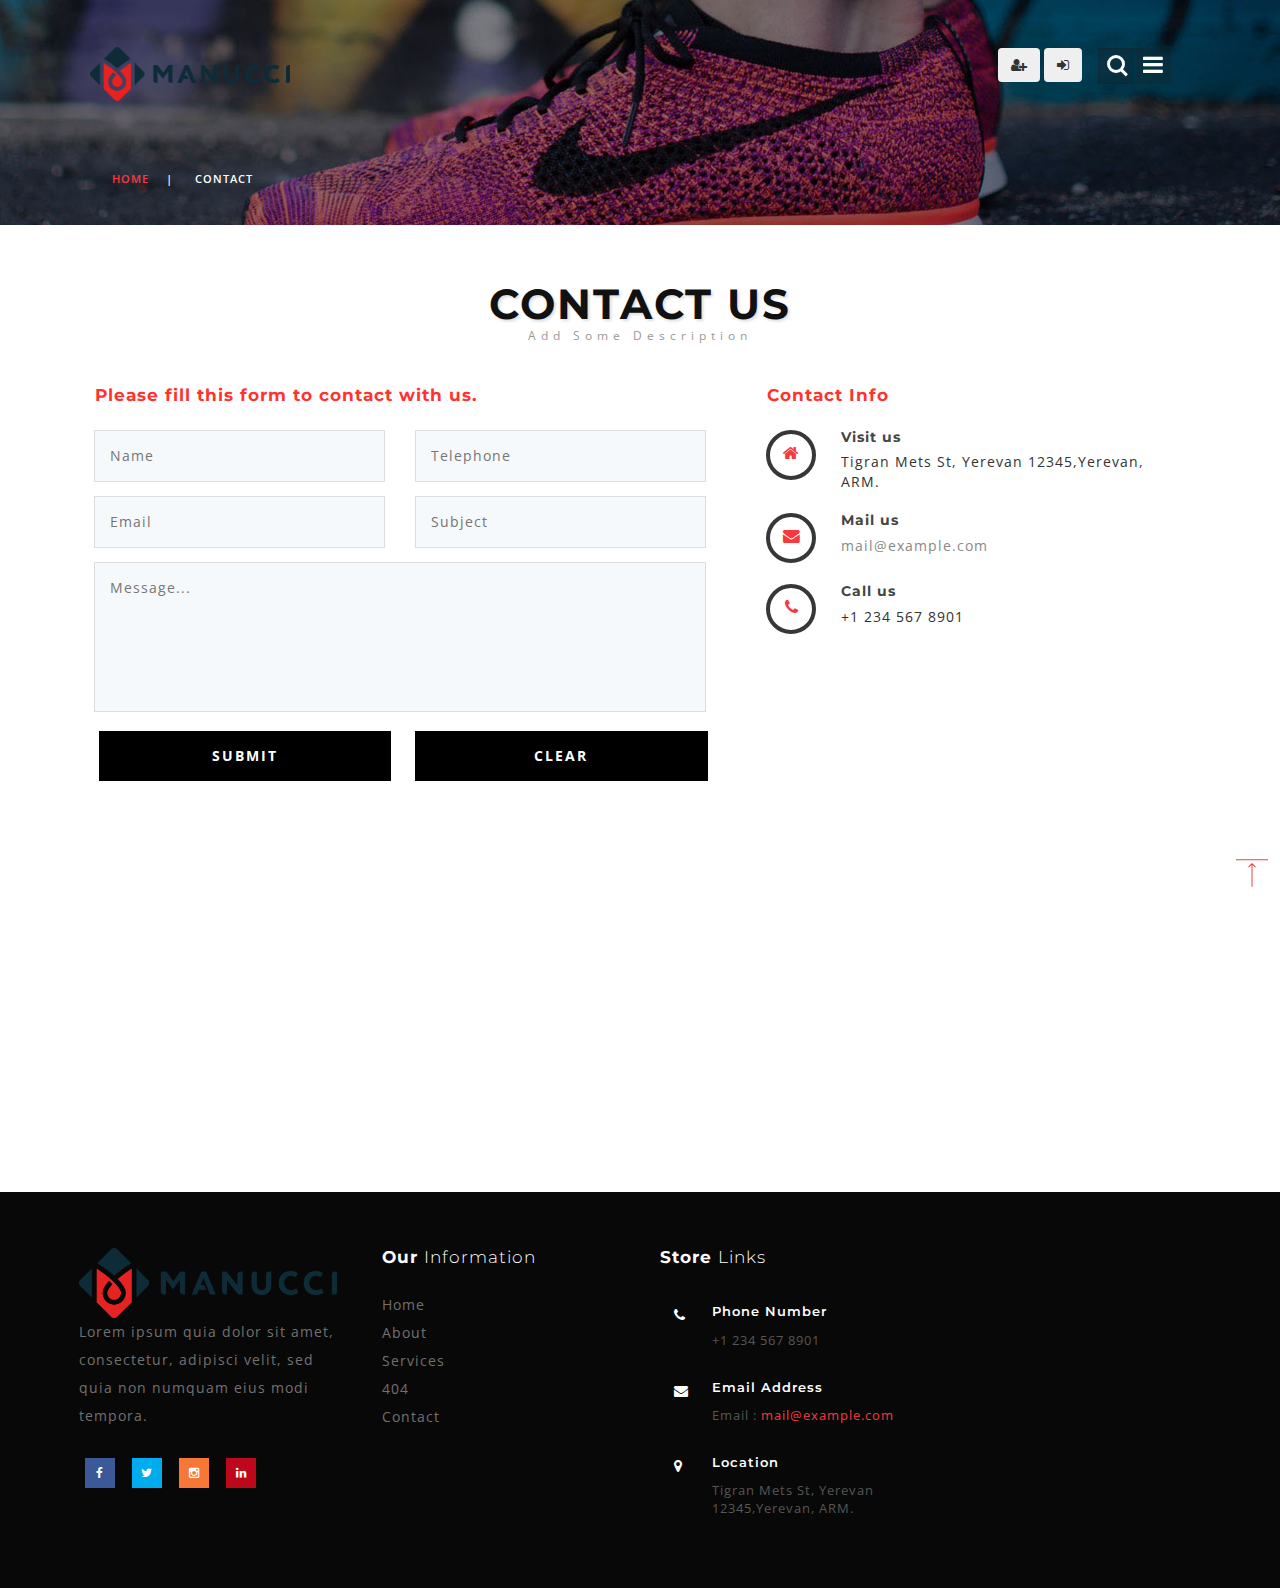
<file: contact.html>
<!DOCTYPE html>
<html lang="eng">

<head>
	<title>contact</title>
	<meta name="viewport" content="width=device-width, initial-scale=1">
	<meta http-equiv="Content-Type" content="text/html; charset=utf-8" />
	<meta name="keywords" content="" />
	<script type="application/x-javascript">
		addEventListener("load", function () {
			setTimeout(hideURLbar, 0);
		}, false);

		function hideURLbar() {
			window.scrollTo(0, 1);
		}
	</script>
	<!-- //custom-theme -->
	<link href="css/bootstrap.css" rel="stylesheet" type="text/css" media="all" />
	<link rel="stylesheet" href="css/shop.css" type="text/css" media="screen" property="" />
	<link rel="stylesheet" href="css/contact.css" type="text/css" media="screen" property="" />
	<link href="css/style7.css" rel="stylesheet" type="text/css" media="all" />
	<link href="css/style.css" rel="stylesheet" type="text/css" media="all" />
	<!-- font-awesome-icons -->
	<link href="css/font-awesome.css" rel="stylesheet">
	<!-- //font-awesome-icons -->
	<link href="//fonts.googleapis.com/css?family=Montserrat:100i,200,200i,300,300i,400,400i,500,500i,600,600i,700,700i,800"
	    rel="stylesheet">
	<link href="//fonts.googleapis.com/css?family=Open+Sans:300,300i,400,400i,600,600i,700,700i,800" rel="stylesheet">
	<style type="text/css">
	
	.navbar-brand{
		border: none !important;
	}
		/* Dropdown Button */
.dropbtn {
	background-color: transparent;
  color: #333;
  padding: 16px;
  font-size: 16px;
  border: none;
  cursor: pointer;
}

/* Dropdown button on hover & focus */
.dropbtn:hover, .dropbtn:focus, .dropdown-content a:hover,.dropdown-content a:focus {
  background-color: #eee;
  color: #f94d50;
}

/* The container <div> - needed to position the dropdown content */
.dropdown {
  position: relative;
  display: inline-block;
}

/* Dropdown Content (Hidden by Default) */
.dropdown-content {
  display: none;
  position: absolute;
  background-color: #f1f1f1;
  min-width: 160px;
  box-shadow: 0px 8px 16px 0px rgba(0,0,0,0.2);
  z-index: 1;
}

/* Links inside the dropdown */
.dropdown-content a {
  color: black;
  padding: 12px 16px;
  text-decoration: none;
  display: block;
}

.show {display:block;}
	</style>
</head>

<body>
	<!-- Modal -->
<div class="modal fade" id="login" tabindex="-1" role="dialog" aria-labelledby="login" aria-hidden="true">
  <div class="modal-dialog" role="document">
    <div class="modal-content">
      <div class="modal-header">
        <h5 class="modal-title" id="login">Sign in</h5>
        <button type="button" class="close" data-dismiss="modal" aria-label="Close">
          <span aria-hidden="true">&times;</span>
        </button>
      </div>
      <div class="modal-body">
        <form action="" method="">
        	<div class="form-group">
			    <label for="emaill">Email address</label>
			    <input type="email" class="form-control" id="emaill" placeholder="Enter email" name="emaillogin" required>
			  </div>
			  <div class="form-group">
			    <label for="passwordl">Password</label>
			    <input type="password" class="form-control" id="passwordl" placeholder="********" name="passwordlogin" required>
			  </div>
        	<input type="submit" name="login" value="Sign in" class="btn btn-danger">
        </form>
      </div>
      <div class="modal-footer">
        <button type="button" class="btn btn-secondary" data-dismiss="modal">Close</button>
      </div>
    </div>
  </div>
</div>
<div class="modal fade" id="register" tabindex="-1" role="dialog" aria-labelledby="register" aria-hidden="true">
  <div class="modal-dialog" role="document">
    <div class="modal-content">
      <div class="modal-header">
        <h5 class="modal-title" id="register" style="display: inline-block;">Sign up</h5>
        <button type="button" class="close" data-dismiss="modal" aria-label="Close">
          <span aria-hidden="true">&times;</span>
        </button>
      </div>
      <div class="modal-body">
        <form action="" method="">
        	<div class="form-group">
			    <label for="emailr">Email address</label>
			    <input type="email" class="form-control" id="emailr" placeholder="Enter email" name="emailregister"required>
			</div>
			<div class="form-group">
			    <label for="loginr">Login</label>
			    <input type="login" class="form-control" id="loginr" placeholder="Login" name="loginregister" required>
			</div>
			<div class="form-group">
			    <label for="passwordr">Password</label>
			    <input type="password" class="form-control" id="passwordr" placeholder="********" name="passwordregister" required>
			</div>
			<div class="form-group">
			    <div class="form-check">
			      <input class="form-check-input" type="checkbox" id="license" name="license">
			      <label class="form-check-label" for="license">
			        I accept and agree to abide by the End User <a href="#" target="_blank">License</a> Agreement
			      </label>
			    </div>
			</div>
        	<input type="submit" name="register" value="Sign up" class="btn btn-danger">
        </form>
      </div>
      <div class="modal-footer">
        <button type="button" class="btn btn-secondary" data-dismiss="modal">Close</button>
      </div>
    </div>
  </div>
</div>
	<!-- banner -->
	<div class="banner_top innerpage" id="home">
		<div class="wrapper_top_w3layouts">
			<div class="header_agileits">
				<div class="logo inner_page_log">
					<h1><a class="navbar-brand" href="index.html"><img src="images/logo.png" style="width: 200px" class="img-responsive"></a></h1>
				</div>
				<div class="overlay overlay-contentpush">
					<button type="button" class="overlay-close"><i class="fa fa-times" aria-hidden="true"></i></button>

					<nav>
						<ul class="nav nav-list">
								<li><a href="index.html" class="active">Home</a></li>
								<li><a href="about.html">About</a></li>
								<li><a href="404.html">404 error</a></li>
								<li><a href="shop.html">Shop Now</a></li>
								<li><a href="contact.html">Contact</a></li>
								<li>
									<div class="dropdown">
									  <button onclick="mans()" class="dropbtn">Mans <span onclick="mans()" class="fa fa-caret-down"></span></button>
									  <div id="mans" class="dropdown-content">
									    <a href="#">Link 1</a>
									    <a href="#">Link 2</a>
									    <a href="#">Link 3</a>
									  </div>
									</div>
								</li>
								<li>
									<div class="dropdown">
									  <button onclick="womans()" class="dropbtn">Womans <span onclick="womans()" class="fa fa-caret-down"></span></button>
									  <div id="womans" class="dropdown-content">
									    <a href="#">Link 1</a>
									    <a href="#">Link 2</a>
									    <a href="#">Link 3</a>
									  </div>
									</div>
								</li>
								<li>
									<div class="dropdown">
									  <button onclick="kids()" class="dropbtn">Kids <span onclick="kids()" class="fa fa-caret-down"></span></button>
									  <div id="kids" class="dropdown-content">
									    <a href="#">Link 1</a>
									    <a href="#">Link 2</a>
									    <a href="#">Link 3</a>
									  </div>
									</div>
								</li>
							</ul>
					</nav>
				</div>
				<div class="mobile-nav-button">
					<button id="trigger-overlay" type="button"><i class="fa fa-bars" aria-hidden="true"></i></button>
				</div>
				<!-- cart details -->
				<div class="top_nav_right">
					<button type="button" class="btn" data-toggle="modal" data-target="#register"><i class="fa fa-user-plus" aria-hidden="true"></i></button>
					<button type="button" class="btn" data-toggle="modal" data-target="#login"><i class="fa fa-sign-in" aria-hidden="true"></i></button>

					<div class="shoecart shoecart2 cart cart box_1">
						<form action="#" method="post" class="last">
							<input type="hidden" name="cmd" value="_cart">
							<input type="hidden" name="display" value="1">
						</form>
					</div>
				</div>
			</div>
		</div>
		<!-- //cart details -->
		<!-- search -->
		<div class="search_w3ls_agileinfo">
			<div class="cd-main-header">
				<ul class="cd-header-buttons">
					<li><a class="cd-search-trigger" href="#cd-search"> <span></span></a></li>
				</ul>
			</div>
			<div id="cd-search" class="cd-search">
				<form action="#" method="post">
					<input name="Search" type="search" placeholder="Click enter after typing...">
				</form>
			</div>
		</div>
		<!-- //search -->
		<div class="clearfix"></div>
		<!-- /banner_inner -->
		<div class="services-breadcrumb_w3ls_agileinfo">
			<div class="inner_breadcrumb_agileits_w3">

				<ul class="short">
					<li><a href="index.html">Home</a><i>|</i></li>
					<li>Contact</li>
				</ul>
			</div>
		</div>
		<!-- //banner_inner -->
	</div>


	<!-- //banner -->
	<!-- top Products -->
	<div class="ads-grid_shop">
		<div class="shop_inner_inf">
			<h3 class="head">Contact Us</h3>
			<p class="head_para">Add Some Description</p>
			<div class="inner_section_w3ls">
				<div class="col-md-7 contact_grid_right">
					<h6>Please fill this form to contact with us.</h6>
					<form action="#" method="post">
						<div class="col-md-6 col-sm-6 contact_left_grid">
							<input type="text" name="Name" placeholder="Name" required="">
							<input type="email" name="Email" placeholder="Email" required="">
						</div>
						<div class="col-md-6 col-sm-6 contact_left_grid">
							<input type="text" name="Telephone" placeholder="Telephone" required="">
							<input type="text" name="Subject" placeholder="Subject" required="">
						</div>
						<div class="clearfix"> </div>
						<textarea name="Message" onfocus="this.value = '';" onblur="if (this.value == '') {this.value = 'Message...';}" required="">Message...</textarea>
						<input type="submit" value="Submit">
						<input type="reset" value="Clear">
					</form>
				</div>
				<div class="col-md-5 contact-left">
					<h6>Contact Info</h6>
					<div class="visit">
						<div class="col-md-2 col-sm-2 col-xs-2 contact-icon">
							<span class="fa fa-home" aria-hidden="true"></span>
						</div>
						<div class="col-md-10 col-sm-10 col-xs-10 contact-text">
							<h4>Visit us</h4>
							<p>Tigran Mets St, Yerevan 12345,Yerevan, ARM.</p>
						</div>
						<div class="clearfix"></div>
					</div>
					<div class="mail-us">
						<div class="col-md-2 col-sm-2 col-xs-2 contact-icon">
							<span class="fa fa-envelope" aria-hidden="true"></span>
						</div>
						<div class="col-md-10 col-sm-10 col-xs-10 contact-text">
							<h4>Mail us</h4>
							<p><a href="mailto:info@example.com">mail@example.com</a></p>
						</div>
						<div class="clearfix"></div>
					</div>
					<div class="call">
						<div class="col-md-2 col-sm-2 col-xs-2 contact-icon">
							<span class="fa fa-phone" aria-hidden="true"></span>
						</div>
						<div class="col-md-10 col-sm-10 col-xs-10 contact-text">
							<h4>Call us</h4>
							<p>+1 234 567 8901</p>
						</div>
						<div class="clearfix"></div>
					</div>
				</div>
				<div class="clearfix"> </div>

			</div>

			<div class="clearfix"></div>

		</div>
	</div>
	<div class="contact-map">

		<iframe src="https://www.google.com/maps/embed?pb=!1m18!1m12!1m3!1d100949.24429313939!2d-122.44206553967531!3d37.75102885910819!2m3!1f0!2f0!3f0!3m2!1i1024!2i768!4f13.1!3m3!1m2!1s0x80859a6d00690021%3A0x4a501367f076adff!2sSan+Francisco%2C+CA%2C+USA!5e0!3m2!1sen!2sin!4v1472190196783"
		    class="map" style="border:0" allowfullscreen=""></iframe>
	</div>


	
	<!-- footer -->
	<div class="footer_agileinfo_w3">
		<div class="footer_inner_info_w3ls_agileits">
			<div class="col-md-3 footer-left">
					<h2><a class="navbar-brand" href="index.html" style="height: 100%"><img src="images/logo.png"  class="img-responsive"></a></h2>
				<p>Lorem ipsum quia dolor sit amet, consectetur, adipisci velit, sed quia non numquam eius modi tempora.</p>
				<ul class="social-nav model-3d-0 footer-social social two">
					<li>
						<a href="#" class="facebook">
							<div class="front"><i class="fa fa-facebook" aria-hidden="true"></i></div>
							<div class="back"><i class="fa fa-facebook" aria-hidden="true"></i></div>
						</a>
					</li>
					<li>
						<a href="#" class="twitter">
							<div class="front"><i class="fa fa-twitter" aria-hidden="true"></i></div>
							<div class="back"><i class="fa fa-twitter" aria-hidden="true"></i></div>
						</a>
					</li>
					<li>
						<a href="#" class="instagram">
							<div class="front"><i class="fa fa-instagram" aria-hidden="true"></i></div>
							<div class="back"><i class="fa fa-instagram" aria-hidden="true"></i></div>
						</a>
					</li>
					<li>
						<a href="#" class="pinterest">
							<div class="front"><i class="fa fa-linkedin" aria-hidden="true"></i></div>
							<div class="back"><i class="fa fa-linkedin" aria-hidden="true"></i></div>
						</a>
					</li>
				</ul>
			</div>
			<div class="col-md-9 footer-right">
				<div class="sign-grds">
					<div class="col-md-4 sign-gd">
						<h4>Our <span>Information</span> </h4>
						<ul>
							<li><a href="index.html">Home</a></li>
							<li><a href="about.html">About</a></li>
							<li><a href="404.html">Services</a></li>
							<li><a href="404.html">404</a></li>
							<li><a href="contact.html">Contact</a></li>
						</ul>
					</div>

					<div class="col-md-5 sign-gd-two">
						<h4>Store <span>Links</span></h4>
						<div class="address">
							<div class="address-grid">
								<div class="address-left">
									<i class="fa fa-phone" aria-hidden="true"></i>
								</div>
								<div class="address-right">
									<h6>Phone Number</h6>
									<p>+1 234 567 8901</p>
								</div>
								<div class="clearfix"> </div>
							</div>
							<div class="address-grid">
								<div class="address-left">
									<i class="fa fa-envelope" aria-hidden="true"></i>
								</div>
								<div class="address-right">
									<h6>Email Address</h6>
									<p>Email :<a href="mailto:example@email.com"> mail@example.com</a></p>
								</div>
								<div class="clearfix"> </div>
							</div>
							<div class="address-grid">
								<div class="address-left">
									<i class="fa fa-map-marker" aria-hidden="true"></i>
								</div>
								<div class="address-right">
									<h6>Location</h6>
									<p>Tigran Mets St, Yerevan 12345,Yerevan, ARM.

									</p>
								</div>
								<div class="clearfix"> </div>
							</div>
						</div>
					</div>
					
					<div class="clearfix"></div>
				</div>
			</div>
			<div class="clearfix"></div>

		</div>
	</div>
	</div>
	<!-- //footer -->
    <a href="#home" id="toTop" class="scroll" style="display: block;"> <span id="toTopHover" style="opacity: 1;"> </span></a>
	<!-- js -->
	<script type="text/javascript" src="js/jquery-2.1.4.min.js"></script>
	<!-- //js -->
	<!-- cart-js -->
	<script src="js/minicart.js"></script>
	<script>
		shoe.render();

		shoe.cart.on('shoe_checkout', function (evt) {
			var items, len, i;

			if (this.subtotal() > 0) {
				items = this.items();

				for (i = 0, len = items.length; i < len; i++) {}
			}
		});
	</script>
	<!-- //cart-js -->
	<!-- /nav -->
	<script src="js/modernizr-2.6.2.min.js"></script>
	<script src="js/classie.js"></script>
	<script src="js/demo1.js"></script>
	<!-- //nav -->
	<!-- script for responsive tabs -->
	<script src="js/easy-responsive-tabs.js"></script>
	<script>
		$(document).ready(function () {
			$('#horizontalTab').easyResponsiveTabs({
				type: 'default', //Types: default, vertical, accordion           
				width: 'auto', //auto or any width like 600px
				fit: true, // 100% fit in a container
				closed: 'accordion', // Start closed if in accordion view
				activate: function (event) { // Callback function if tab is switched
					var $tab = $(this);
					var $info = $('#tabInfo');
					var $name = $('span', $info);
					$name.text($tab.text());
					$info.show();
				}
			});
			$('#verticalTab').easyResponsiveTabs({
				type: 'vertical',
				width: 'auto',
				fit: true
			});
		});
	</script>


	<!--search-bar-->
	<script src="js/search.js"></script>
	<!--//search-bar-->
	<!-- start-smoth-scrolling -->
	<script type="text/javascript" src="js/move-top.js"></script>
	<script type="text/javascript" src="js/easing.js"></script>
	<script type="text/javascript">
		jQuery(document).ready(function ($) {
			$(".scroll").click(function (event) {
				event.preventDefault();
				$('html,body').animate({
					scrollTop: $(this.hash).offset().top
				}, 1000);
			});
		});
	</script>
	<script type="text/javascript">
function mans() {
  document.getElementById("mans").classList.toggle("show");
}

// Close the dropdown menu if the user clicks outside of it
window.onclick = function(event) {
  if (!event.target.matches('.dropbtn')) {
    var dropdowns = document.getElementsByClassName("dropdown-content");
    var i;
    for (i = 0; i < dropdowns.length; i++) {
      var openDropdown = dropdowns[i];
      if (openDropdown.classList.contains('show')) {
        openDropdown.classList.remove('show');
      }
    }
  }
}
function womans() {
  document.getElementById("womans").classList.toggle("show");
}

// Close the dropdown menu if the user clicks outside of it
window.onclick = function(event) {
  if (!event.target.matches('.dropbtn')) {
    var dropdowns = document.getElementsByClassName("dropdown-content");
    var i;
    for (i = 0; i < dropdowns.length; i++) {
      var openDropdown = dropdowns[i];
      if (openDropdown.classList.contains('show')) {
        openDropdown.classList.remove('show');
      }
    }
  }
}
function kids() {
  document.getElementById("kids").classList.toggle("show");
}

// Close the dropdown menu if the user clicks outside of it
window.onclick = function(event) {
  if (!event.target.matches('.dropbtn')) {
    var dropdowns = document.getElementsByClassName("dropdown-content");
    var i;
    for (i = 0; i < dropdowns.length; i++) {
      var openDropdown = dropdowns[i];
      if (openDropdown.classList.contains('show')) {
        openDropdown.classList.remove('show');
      }
    }
  }
}
	</script>

	<!-- //end-smoth-scrolling -->
	<script type="text/javascript" src="js/bootstrap-3.1.1.min.js"></script>


</body>

</html>
</file>
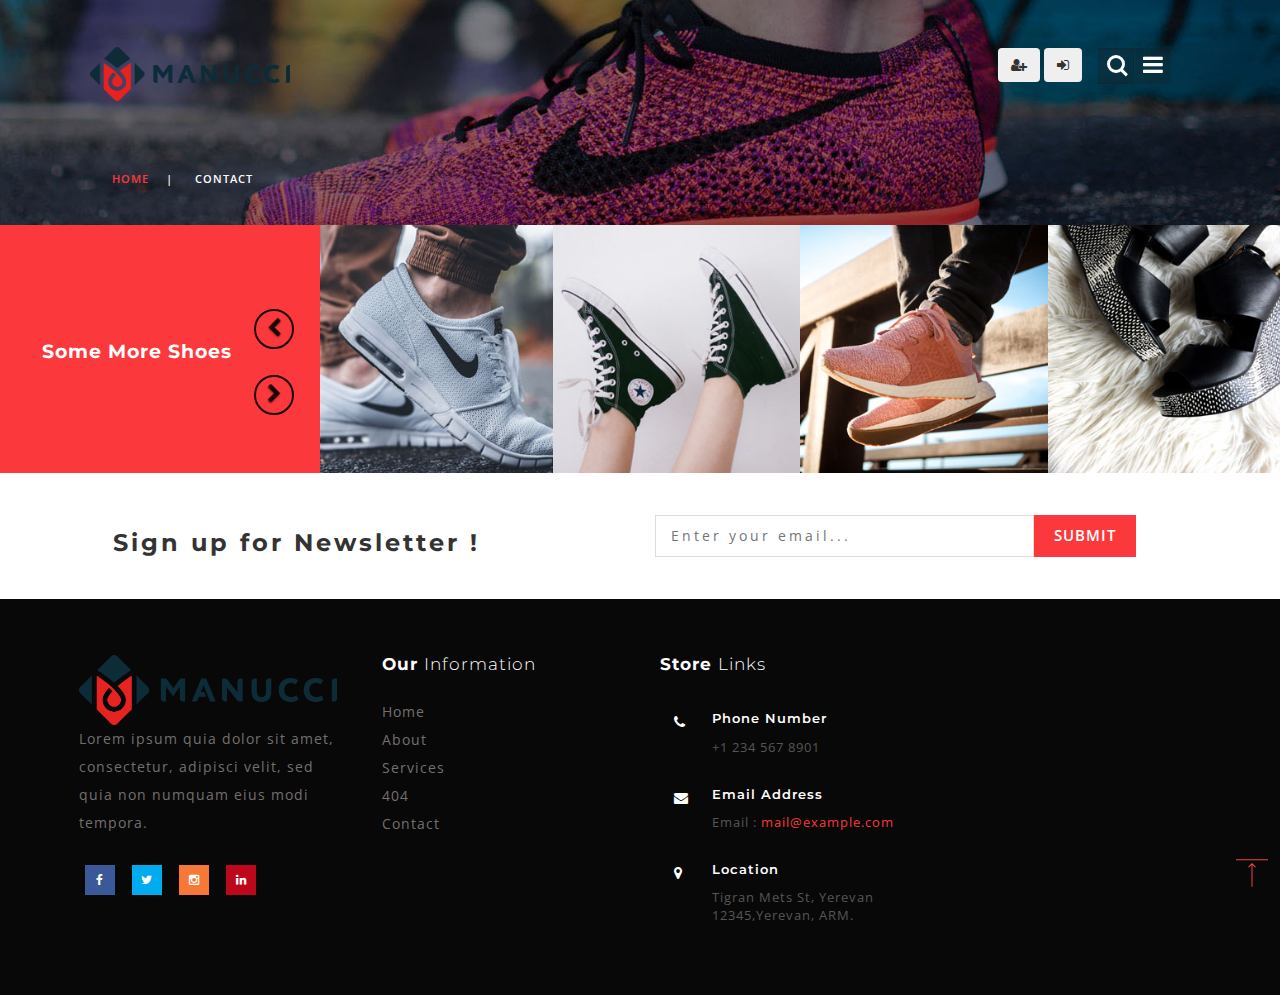
<file: layout.html>
<!DOCTYPE html>
<html lang="eng">

<head>
	<title>404</title>
	<meta name="viewport" content="width=device-width, initial-scale=1">
	<meta http-equiv="Content-Type" content="text/html; charset=utf-8" />
	<meta name="keywords" content="" />
	<script type="application/x-javascript">
		addEventListener("load", function () {
			setTimeout(hideURLbar, 0);
		}, false);

		function hideURLbar() {
			window.scrollTo(0, 1);
		}
	</script>
	<!-- //custom-theme -->
	<link href="css/bootstrap.css" rel="stylesheet" type="text/css" media="all" />
	<link rel="stylesheet" href="css/shop.css" type="text/css" media="screen" property="" />
	<link href="css/style7.css" rel="stylesheet" type="text/css" media="all" />
	<link href="css/style.css" rel="stylesheet" type="text/css" media="all" />
	<!-- font-awesome-icons -->
	<link href="css/font-awesome.css" rel="stylesheet">
	<!-- //font-awesome-icons -->
	<link href="//fonts.googleapis.com/css?family=Montserrat:100i,200,200i,300,300i,400,400i,500,500i,600,600i,700,700i,800"
	    rel="stylesheet">
	<link href="//fonts.googleapis.com/css?family=Open+Sans:300,300i,400,400i,600,600i,700,700i,800" rel="stylesheet">
	<style type="text/css">
	
	.navbar-brand{
		border: none !important;
	}
		/* Dropdown Button */
.dropbtn {
	background-color: transparent;
  color: #333;
  padding: 16px;
  font-size: 16px;
  border: none;
  cursor: pointer;
}

/* Dropdown button on hover & focus */
.dropbtn:hover, .dropbtn:focus, .dropdown-content a:hover,.dropdown-content a:focus {
  background-color: #eee;
  color: #f94d50;
}

/* The container <div> - needed to position the dropdown content */
.dropdown {
  position: relative;
  display: inline-block;
}

/* Dropdown Content (Hidden by Default) */
.dropdown-content {
  display: none;
  position: absolute;
  background-color: #f1f1f1;
  min-width: 160px;
  box-shadow: 0px 8px 16px 0px rgba(0,0,0,0.2);
  z-index: 1;
}

/* Links inside the dropdown */
.dropdown-content a {
  color: black;
  padding: 12px 16px;
  text-decoration: none;
  display: block;
}

.show {display:block;}
	</style>
</head>

<body>
	<!-- Modal -->
<div class="modal fade" id="login" tabindex="-1" role="dialog" aria-labelledby="login" aria-hidden="true">
  <div class="modal-dialog" role="document">
    <div class="modal-content">
      <div class="modal-header">
        <h5 class="modal-title" id="login">Sign in</h5>
        <button type="button" class="close" data-dismiss="modal" aria-label="Close">
          <span aria-hidden="true">&times;</span>
        </button>
      </div>
      <div class="modal-body">
        <form action="" method="">
        	<div class="form-group">
			    <label for="emaill">Email address</label>
			    <input type="email" class="form-control" id="emaill" placeholder="Enter email" name="emaillogin" required>
			  </div>
			  <div class="form-group">
			    <label for="passwordl">Password</label>
			    <input type="password" class="form-control" id="passwordl" placeholder="********" name="passwordlogin" required>
			  </div>
        	<input type="submit" name="login" value="Sign in" class="btn btn-danger">
        </form>
      </div>
      <div class="modal-footer">
        <button type="button" class="btn btn-secondary" data-dismiss="modal">Close</button>
      </div>
    </div>
  </div>
</div>
<div class="modal fade" id="register" tabindex="-1" role="dialog" aria-labelledby="register" aria-hidden="true">
  <div class="modal-dialog" role="document">
    <div class="modal-content">
      <div class="modal-header">
        <h5 class="modal-title" id="register" style="display: inline-block;">Sign up</h5>
        <button type="button" class="close" data-dismiss="modal" aria-label="Close">
          <span aria-hidden="true">&times;</span>
        </button>
      </div>
      <div class="modal-body">
        <form action="" method="">
        	<div class="form-group">
			    <label for="emailr">Email address</label>
			    <input type="email" class="form-control" id="emailr" placeholder="Enter email" name="emailregister"required>
			</div>
			<div class="form-group">
			    <label for="loginr">Login</label>
			    <input type="login" class="form-control" id="loginr" placeholder="Login" name="loginregister" required>
			</div>
			<div class="form-group">
			    <label for="passwordr">Password</label>
			    <input type="password" class="form-control" id="passwordr" placeholder="********" name="passwordregister" required>
			</div>
			<div class="form-group">
			    <div class="form-check">
			      <input class="form-check-input" type="checkbox" id="license" name="license">
			      <label class="form-check-label" for="license">
			        I accept and agree to abide by the End User <a href="#" target="_blank">License</a> Agreement
			      </label>
			    </div>
			</div>
        	<input type="submit" name="register" value="Sign up" class="btn btn-danger">
        </form>
      </div>
      <div class="modal-footer">
        <button type="button" class="btn btn-secondary" data-dismiss="modal">Close</button>
      </div>
    </div>
  </div>
</div>
	<!-- banner -->
	<div class="banner_top innerpage" id="home">
		<div class="wrapper_top_w3layouts">
			<div class="header_agileits">
				<div class="logo inner_page_log">
					<h1><a class="navbar-brand" href="index.html"><img src="images/logo.png" style="width: 200px" class="img-responsive"></a></h1>
				</div>
				<div class="overlay overlay-contentpush">
					<button type="button" class="overlay-close"><i class="fa fa-times" aria-hidden="true"></i></button>

					<nav>
						<ul class="nav nav-list">
								<li><a href="index.html" class="active">Home</a></li>
								<li><a href="about.html">About</a></li>
								<li><a href="404.html">404 error</a></li>
								<li><a href="shop.html">Shop Now</a></li>
								<li><a href="contact.html">Contact</a></li>
								<li>
									<div class="dropdown">
									  <button onclick="mans()" class="dropbtn">Mans <span onclick="mans()" class="fa fa-caret-down"></span></button>
									  <div id="mans" class="dropdown-content">
									    <a href="#">Link 1</a>
									    <a href="#">Link 2</a>
									    <a href="#">Link 3</a>
									  </div>
									</div>
								</li>
								<li>
									<div class="dropdown">
									  <button onclick="womans()" class="dropbtn">Womans <span onclick="womans()" class="fa fa-caret-down"></span></button>
									  <div id="womans" class="dropdown-content">
									    <a href="#">Link 1</a>
									    <a href="#">Link 2</a>
									    <a href="#">Link 3</a>
									  </div>
									</div>
								</li>
								<li>
									<div class="dropdown">
									  <button onclick="kids()" class="dropbtn">Kids <span onclick="kids()" class="fa fa-caret-down"></span></button>
									  <div id="kids" class="dropdown-content">
									    <a href="#">Link 1</a>
									    <a href="#">Link 2</a>
									    <a href="#">Link 3</a>
									  </div>
									</div>
								</li>
							</ul>
					</nav>
				</div>
				<div class="mobile-nav-button">
					<button id="trigger-overlay" type="button"><i class="fa fa-bars" aria-hidden="true"></i></button>
				</div>
				<!-- cart details -->
				<div class="top_nav_right">
					<button type="button" class="btn" data-toggle="modal" data-target="#register"><i class="fa fa-user-plus" aria-hidden="true"></i></button>
					<button type="button" class="btn" data-toggle="modal" data-target="#login"><i class="fa fa-sign-in" aria-hidden="true"></i></button>

					<div class="shoecart shoecart2 cart cart box_1">
						<form action="#" method="post" class="last">
							<input type="hidden" name="cmd" value="_cart">
							<input type="hidden" name="display" value="1">
						</form>
					</div>
				</div>
			</div>
		</div>
		<!-- //cart details -->
		<!-- search -->
		<div class="search_w3ls_agileinfo">
			<div class="cd-main-header">
				<ul class="cd-header-buttons">
					<li><a class="cd-search-trigger" href="#cd-search"> <span></span></a></li>
				</ul>
			</div>
			<div id="cd-search" class="cd-search">
				<form action="#" method="post">
					<input name="Search" type="search" placeholder="Click enter after typing...">
				</form>
			</div>
		</div>
		<!-- //search -->
		<div class="clearfix"></div>
		<!-- /banner_inner -->
		<div class="services-breadcrumb_w3ls_agileinfo">
			<div class="inner_breadcrumb_agileits_w3">

				<ul class="short">
					<li><a href="index.html">Home</a><i>|</i></li>
					<li>Contact</li>
				</ul>
			</div>
		</div>
		<!-- //banner_inner -->
	</div>





























		<!-- /Properties -->
	<div class="mid_slider_w3lsagile">
		<div class="col-md-3 mid_slider_text">
			<h5>Some More Shoes</h5>
		</div>
		<div class="col-md-9 mid_slider_info">
			<div id="myCarousel" class="carousel slide" data-ride="carousel">
				<!-- Indicators -->
				<ol class="carousel-indicators">
					<li data-target="#myCarousel" data-slide-to="0" class="active"></li>
					<li data-target="#myCarousel" data-slide-to="1" class=""></li>
					<li data-target="#myCarousel" data-slide-to="2" class=""></li>
					<li data-target="#myCarousel" data-slide-to="3" class=""></li>
				</ol>
				<div class="carousel-inner" role="listbox">
					<div class="item active">
						<div class="row">
							<div class="col-md-3 col-sm-3 col-xs-3 slidering">
								<div class="thumbnail"><img src="images/g1.jpg" alt="Image" style="max-width:100%;"></div>
							</div>
							<div class="col-md-3 col-sm-3 col-xs-3 slidering">
								<div class="thumbnail"><img src="images/g2.jpg" alt="Image" style="max-width:100%;"></div>
							</div>
							<div class="col-md-3 col-sm-3 col-xs-3 slidering">
								<div class="thumbnail"><img src="images/g3.jpg" alt="Image" style="max-width:100%;"></div>
							</div>
							<div class="col-md-3 col-sm-3 col-xs-3 slidering">
								<div class="thumbnail"><img src="images/g4.jpg" alt="Image" style="max-width:100%;"></div>
							</div>
						</div>
					</div>
					<div class="item">
						<div class="row">
							<div class="col-md-3 col-sm-3 col-xs-3 slidering">
								<div class="thumbnail"><img src="images/g5.jpg" alt="Image" style="max-width:100%;"></div>
							</div>
							<div class="col-md-3 col-sm-3 col-xs-3 slidering">
								<div class="thumbnail"><img src="images/g6.jpg" alt="Image" style="max-width:100%;"></div>
							</div>
							<div class="col-md-3 col-sm-3 col-xs-3 slidering">
								<div class="thumbnail"><img src="images/g2.jpg" alt="Image" style="max-width:100%;"></div>
							</div>
							<div class="col-md-3 col-sm-3 col-xs-3 slidering">
								<div class="thumbnail"><img src="images/g1.jpg" alt="Image" style="max-width:100%;"></div>
							</div>
						</div>
					</div>
					<div class="item">
						<div class="row">
							<div class="col-md-3 col-sm-3 col-xs-3 slidering">
								<div class="thumbnail"><img src="images/g1.jpg" alt="Image" style="max-width:100%;"></div>
							</div>
							<div class="col-md-3 col-sm-3 col-xs-3 slidering">
								<div class="thumbnail"><img src="images/g2.jpg" alt="Image" style="max-width:100%;"></div>
							</div>
							<div class="col-md-3 col-sm-3 col-xs-3 slidering">
								<div class="thumbnail"><img src="images/g3.jpg" alt="Image" style="max-width:100%;"></div>
							</div>
							<div class="col-md-3 col-sm-3 col-xs-3 slidering">
								<div class="thumbnail"><img src="images/g4.jpg" alt="Image" style="max-width:100%;"></div>
							</div>
						</div>
					</div>
					<div class="item">
						<div class="row">
							<div class="col-md-3 col-sm-3 col-xs-3 slidering">
								<div class="thumbnail"><img src="images/g1.jpg" alt="Image" style="max-width:100%;"></div>
							</div>
							<div class="col-md-3 col-sm-3 col-xs-3 slidering">
								<div class="thumbnail"><img src="images/g2.jpg" alt="Image" style="max-width:100%;"></div>
							</div>
							<div class="col-md-3 col-sm-3 col-xs-3 slidering">
								<div class="thumbnail"><img src="images/g3.jpg" alt="Image" style="max-width:100%;"></div>
							</div>
							<div class="col-md-3 col-sm-3 col-xs-3 slidering">
								<div class="thumbnail"><img src="images/g4.jpg" alt="Image" style="max-width:100%;"></div>
							</div>
						</div>
					</div>
				</div>
				<a class="left carousel-control" href="#myCarousel" role="button" data-slide="prev">
			<span class="fa fa-chevron-left" aria-hidden="true"></span>
			<span class="sr-only">Previous</span>
		</a>
				<a class="right carousel-control" href="#myCarousel" role="button" data-slide="next">
			<span class="fa fa-chevron-right" aria-hidden="true"></span>
			<span class="sr-only">Next</span>
		</a>
				<!-- The Modal -->

			</div>
		</div>

		<div class="clearfix"> </div>
	</div>
	<!--//banner -->

	<!-- /newsletter-->
	<div class="newsletter_w3layouts_agile">
		<div class="col-sm-6 newsleft">
			<h3>Sign up for Newsletter !</h3>
		</div>
		<div class="col-sm-6 newsright">
			<form action="#" method="post">
				<input type="email" placeholder="Enter your email..." name="email" required="">
				<input type="submit" value="Submit">
			</form>
		</div>

		<div class="clearfix"></div>
	</div>
	<!-- //newsletter-->
	<!-- footer -->
	<div class="footer_agileinfo_w3">
		<div class="footer_inner_info_w3ls_agileits">
			<div class="col-md-3 footer-left">
					<h2><a class="navbar-brand" href="index.html" style="height: 100%"><img src="images/logo.png"  class="img-responsive"></a></h2>
				<p>Lorem ipsum quia dolor sit amet, consectetur, adipisci velit, sed quia non numquam eius modi tempora.</p>
				<ul class="social-nav model-3d-0 footer-social social two">
					<li>
						<a href="#" class="facebook">
							<div class="front"><i class="fa fa-facebook" aria-hidden="true"></i></div>
							<div class="back"><i class="fa fa-facebook" aria-hidden="true"></i></div>
						</a>
					</li>
					<li>
						<a href="#" class="twitter">
							<div class="front"><i class="fa fa-twitter" aria-hidden="true"></i></div>
							<div class="back"><i class="fa fa-twitter" aria-hidden="true"></i></div>
						</a>
					</li>
					<li>
						<a href="#" class="instagram">
							<div class="front"><i class="fa fa-instagram" aria-hidden="true"></i></div>
							<div class="back"><i class="fa fa-instagram" aria-hidden="true"></i></div>
						</a>
					</li>
					<li>
						<a href="#" class="pinterest">
							<div class="front"><i class="fa fa-linkedin" aria-hidden="true"></i></div>
							<div class="back"><i class="fa fa-linkedin" aria-hidden="true"></i></div>
						</a>
					</li>
				</ul>
			</div>
			<div class="col-md-9 footer-right">
				<div class="sign-grds">
					<div class="col-md-4 sign-gd">
						<h4>Our <span>Information</span> </h4>
						<ul>
							<li><a href="index.html">Home</a></li>
							<li><a href="about.html">About</a></li>
							<li><a href="404.html">Services</a></li>
							<li><a href="404.html">404</a></li>
							<li><a href="contact.html">Contact</a></li>
						</ul>
					</div>

					<div class="col-md-5 sign-gd-two">
						<h4>Store <span>Links</span></h4>
						<div class="address">
							<div class="address-grid">
								<div class="address-left">
									<i class="fa fa-phone" aria-hidden="true"></i>
								</div>
								<div class="address-right">
									<h6>Phone Number</h6>
									<p>+1 234 567 8901</p>
								</div>
								<div class="clearfix"> </div>
							</div>
							<div class="address-grid">
								<div class="address-left">
									<i class="fa fa-envelope" aria-hidden="true"></i>
								</div>
								<div class="address-right">
									<h6>Email Address</h6>
									<p>Email :<a href="mailto:example@email.com"> mail@example.com</a></p>
								</div>
								<div class="clearfix"> </div>
							</div>
							<div class="address-grid">
								<div class="address-left">
									<i class="fa fa-map-marker" aria-hidden="true"></i>
								</div>
								<div class="address-right">
									<h6>Location</h6>
									<p>Tigran Mets St, Yerevan 12345,Yerevan, ARM.

									</p>
								</div>
								<div class="clearfix"> </div>
							</div>
						</div>
					</div>
					
					<div class="clearfix"></div>
				</div>
			</div>
			<div class="clearfix"></div>

		</div>
	</div>
	</div>
	<!-- //footer -->
    <a href="#home" id="toTop" class="scroll" style="display: block;"> <span id="toTopHover" style="opacity: 1;"> </span></a>
	<!-- js -->
	<script type="text/javascript" src="js/jquery-2.1.4.min.js"></script>
	<!-- //js -->
	<!-- cart-js -->
	<script src="js/minicart.js"></script>
	<script>
		shoe.render();

		shoe.cart.on('shoe_checkout', function (evt) {
			var items, len, i;

			if (this.subtotal() > 0) {
				items = this.items();

				for (i = 0, len = items.length; i < len; i++) {}
			}
		});
	</script>
	<!-- //cart-js -->
	<!-- /nav -->
	<script src="js/modernizr-2.6.2.min.js"></script>
	<script src="js/classie.js"></script>
	<script src="js/demo1.js"></script>
	
	<!-- //nav -->
	<!-- script for responsive tabs -->
	<script src="js/easy-responsive-tabs.js"></script>
	<script>
		$(document).ready(function () {
			$('#horizontalTab').easyResponsiveTabs({
				type: 'default', //Types: default, vertical, accordion           
				width: 'auto', //auto or any width like 600px
				fit: true, // 100% fit in a container
				closed: 'accordion', // Start closed if in accordion view
				activate: function (event) { // Callback function if tab is switched
					var $tab = $(this);
					var $info = $('#tabInfo');
					var $name = $('span', $info);
					$name.text($tab.text());
					$info.show();
				}
			});
			$('#verticalTab').easyResponsiveTabs({
				type: 'vertical',
				width: 'auto',
				fit: true
			});
		});
	</script>


	<!--search-bar-->
	<script src="js/search.js"></script>
	<!--//search-bar-->
	<!-- start-smoth-scrolling -->
	<script type="text/javascript" src="js/move-top.js"></script>
	<script type="text/javascript" src="js/easing.js"></script>
	<script type="text/javascript">
		jQuery(document).ready(function ($) {
			$(".scroll").click(function (event) {
				event.preventDefault();
				$('html,body').animate({
					scrollTop: $(this.hash).offset().top
				}, 1000);
			});
		});
	</script>
	<script type="text/javascript">
function mans() {
  document.getElementById("mans").classList.toggle("show");
}

// Close the dropdown menu if the user clicks outside of it
window.onclick = function(event) {
  if (!event.target.matches('.dropbtn')) {
    var dropdowns = document.getElementsByClassName("dropdown-content");
    var i;
    for (i = 0; i < dropdowns.length; i++) {
      var openDropdown = dropdowns[i];
      if (openDropdown.classList.contains('show')) {
        openDropdown.classList.remove('show');
      }
    }
  }
}
function womans() {
  document.getElementById("womans").classList.toggle("show");
}

// Close the dropdown menu if the user clicks outside of it
window.onclick = function(event) {
  if (!event.target.matches('.dropbtn')) {
    var dropdowns = document.getElementsByClassName("dropdown-content");
    var i;
    for (i = 0; i < dropdowns.length; i++) {
      var openDropdown = dropdowns[i];
      if (openDropdown.classList.contains('show')) {
        openDropdown.classList.remove('show');
      }
    }
  }
}
function kids() {
  document.getElementById("kids").classList.toggle("show");
}

// Close the dropdown menu if the user clicks outside of it
window.onclick = function(event) {
  if (!event.target.matches('.dropbtn')) {
    var dropdowns = document.getElementsByClassName("dropdown-content");
    var i;
    for (i = 0; i < dropdowns.length; i++) {
      var openDropdown = dropdowns[i];
      if (openDropdown.classList.contains('show')) {
        openDropdown.classList.remove('show');
      }
    }
  }
}
	</script>

	<!-- //end-smoth-scrolling -->
	<script type="text/javascript" src="js/bootstrap-3.1.1.min.js"></script>


</body>

</html>
</file>
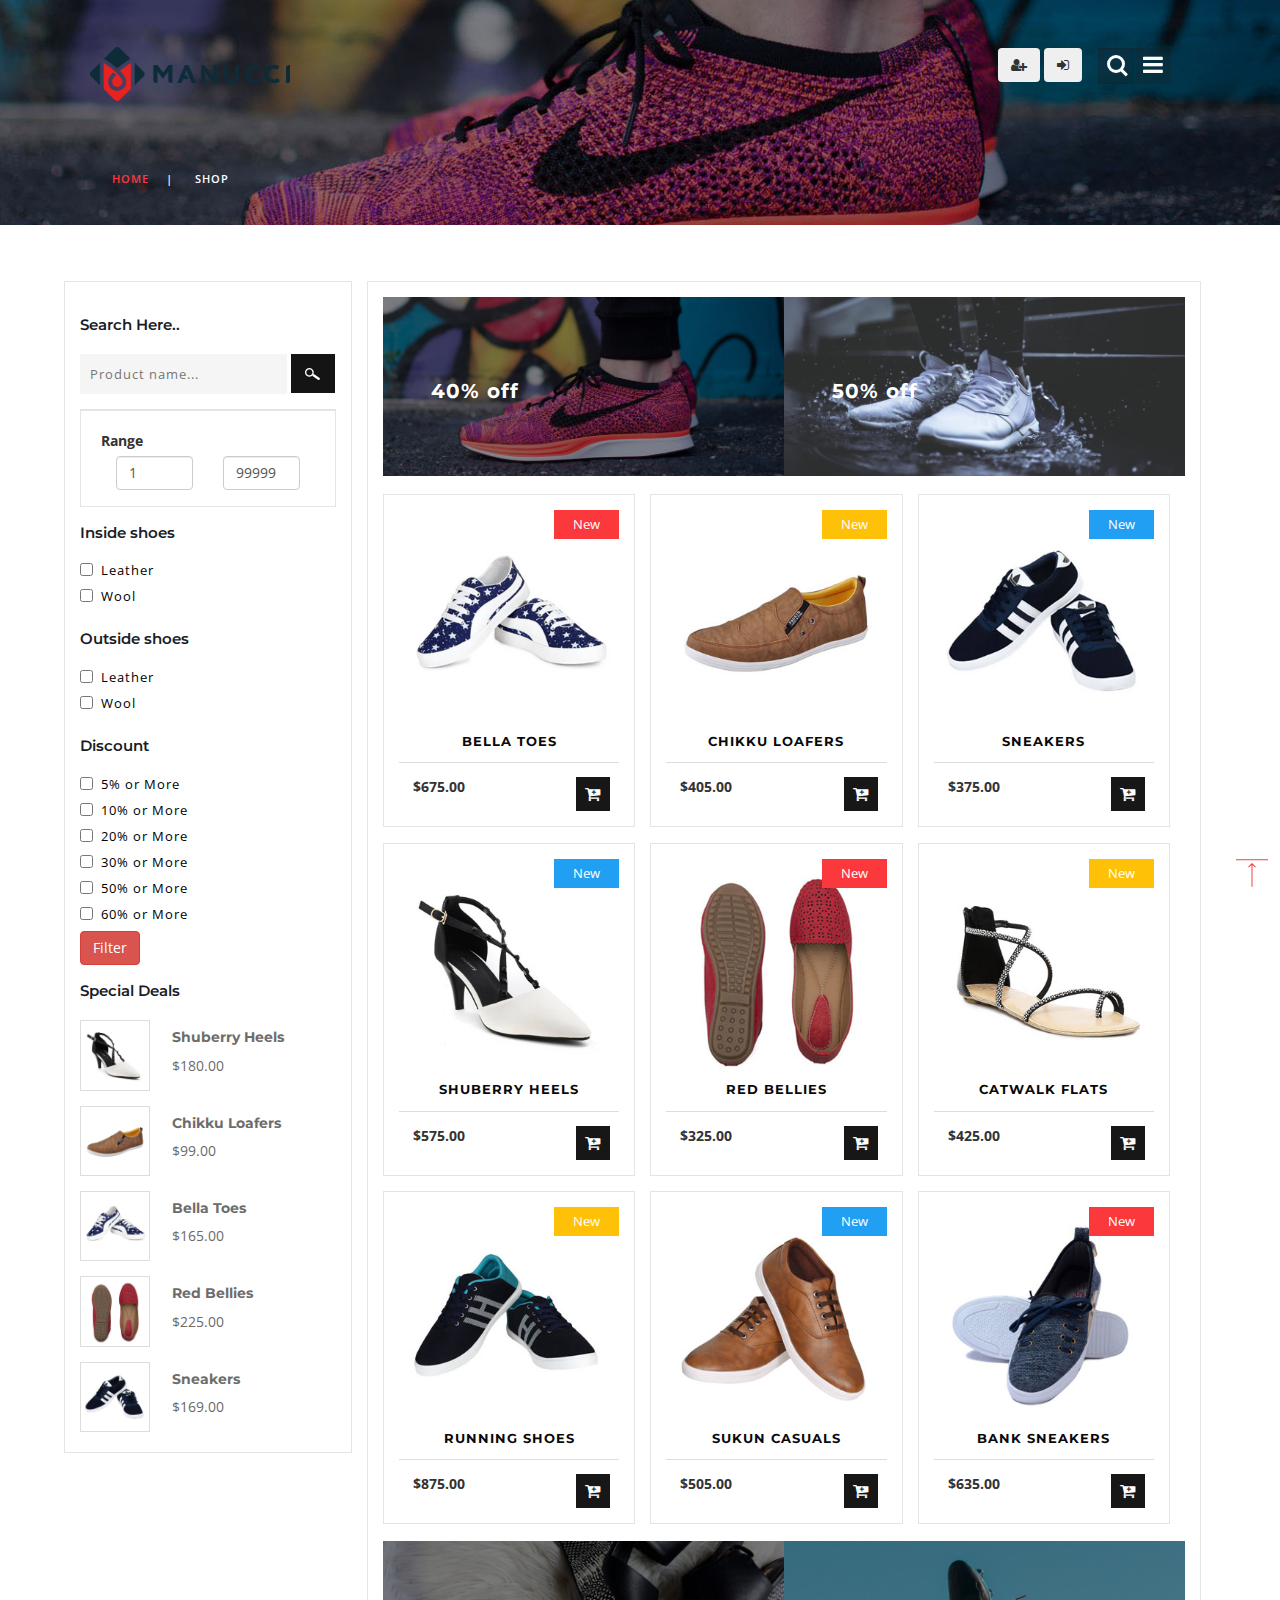
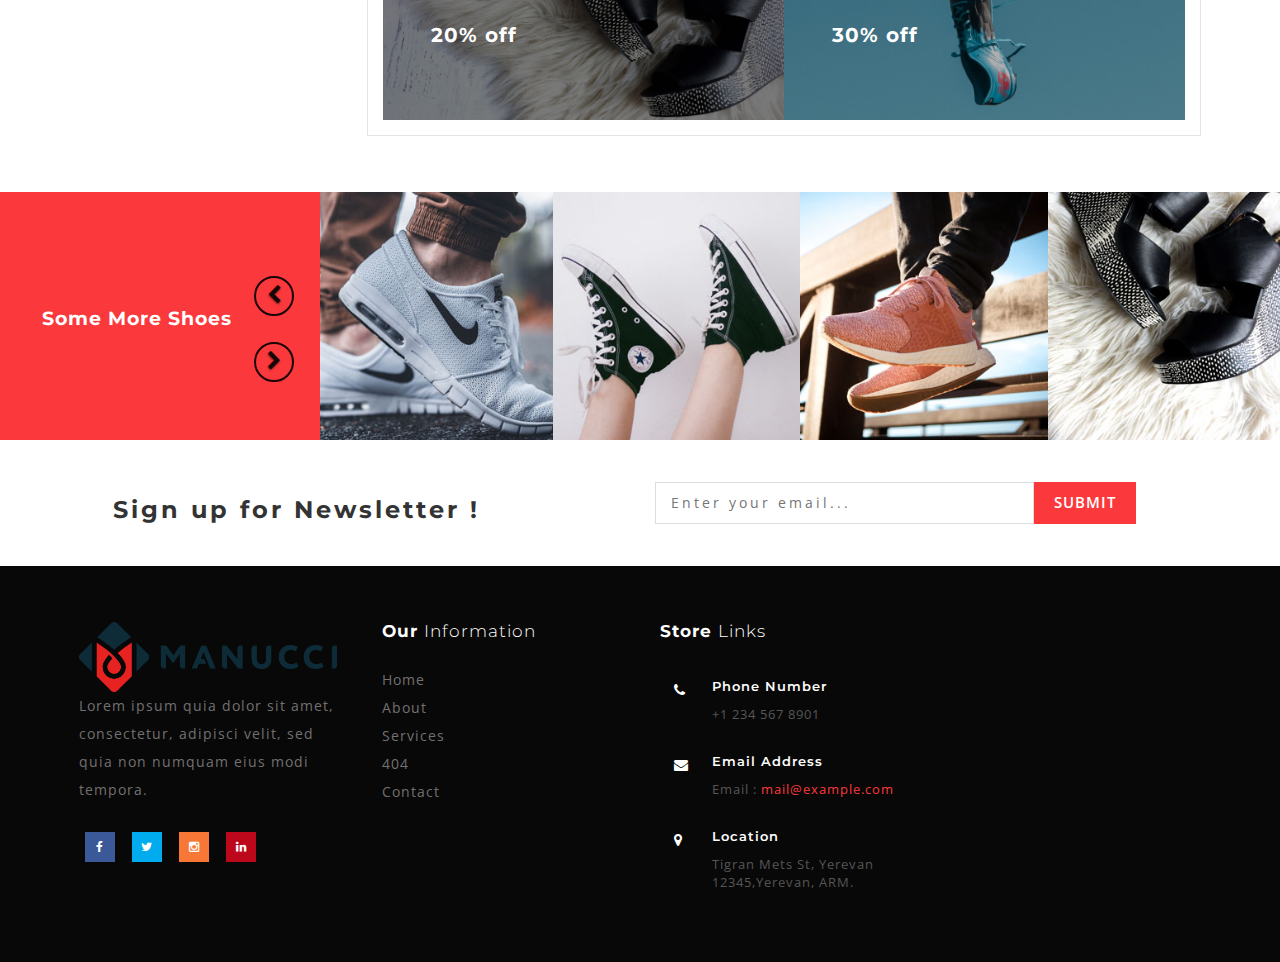
<file: shop.html>
<!DOCTYPE html>
<html lang="eng">

<head>
	<title>shop</title>
	<meta name="viewport" content="width=device-width, initial-scale=1">
	<meta http-equiv="Content-Type" content="text/html; charset=utf-8" />
	<meta name="keywords" content="" />
	<script type="application/x-javascript">
		addEventListener("load", function () {
			setTimeout(hideURLbar, 0);
		}, false);

		function hideURLbar() {
			window.scrollTo(0, 1);
		}
	</script>
	<!-- //custom-theme -->
	<link href="css/bootstrap.css" rel="stylesheet" type="text/css" media="all" />
	<link rel="stylesheet" href="css/shop.css" type="text/css" media="screen" property="" />
	<link href="css/style7.css" rel="stylesheet" type="text/css" media="all" />
	<link href="css/style.css" rel="stylesheet" type="text/css" media="all" />
		<link rel="stylesheet" type="text/css" href="css/jquery-ui1.css">

	<!-- font-awesome-icons -->
	<link href="css/font-awesome.css" rel="stylesheet">
	<!-- //font-awesome-icons -->
	<link href="//fonts.googleapis.com/css?family=Montserrat:100i,200,200i,300,300i,400,400i,500,500i,600,600i,700,700i,800"
	    rel="stylesheet">
	<link href="//fonts.googleapis.com/css?family=Open+Sans:300,300i,400,400i,600,600i,700,700i,800" rel="stylesheet">
	<style type="text/css">
	
	.navbar-brand{
		border: none !important;
	}
		/* Dropdown Button */
.dropbtn {
	background-color: transparent;
  color: #333;
  padding: 16px;
  font-size: 16px;
  border: none;
  cursor: pointer;
}

/* Dropdown button on hover & focus */
.dropbtn:hover, .dropbtn:focus, .dropdown-content a:hover,.dropdown-content a:focus {
  background-color: #eee;
  color: #f94d50;
}

/* The container <div> - needed to position the dropdown content */
.dropdown {
  position: relative;
  display: inline-block;
}

/* Dropdown Content (Hidden by Default) */
.dropdown-content {
  display: none;
  position: absolute;
  background-color: #f1f1f1;
  min-width: 160px;
  box-shadow: 0px 8px 16px 0px rgba(0,0,0,0.2);
  z-index: 1;
}

/* Links inside the dropdown */
.dropdown-content a {
  color: black;
  padding: 12px 16px;
  text-decoration: none;
  display: block;
}

.show {display:block;}
	</style>
</head>

<body>
	<!-- Modal -->
<div class="modal fade" id="login" tabindex="-1" role="dialog" aria-labelledby="login" aria-hidden="true">
  <div class="modal-dialog" role="document">
    <div class="modal-content">
      <div class="modal-header">
        <h5 class="modal-title" id="login">Sign in</h5>
        <button type="button" class="close" data-dismiss="modal" aria-label="Close">
          <span aria-hidden="true">&times;</span>
        </button>
      </div>
      <div class="modal-body">
        <form action="" method="">
        	<div class="form-group">
			    <label for="emaill">Email address</label>
			    <input type="email" class="form-control" id="emaill" placeholder="Enter email" name="emaillogin" required>
			  </div>
			  <div class="form-group">
			    <label for="passwordl">Password</label>
			    <input type="password" class="form-control" id="passwordl" placeholder="********" name="passwordlogin" required>
			  </div>
        	<input type="submit" name="login" value="Sign in" class="btn btn-danger">
        </form>
      </div>
      <div class="modal-footer">
        <button type="button" class="btn btn-secondary" data-dismiss="modal">Close</button>
      </div>
    </div>
  </div>
</div>
<div class="modal fade" id="register" tabindex="-1" role="dialog" aria-labelledby="register" aria-hidden="true">
  <div class="modal-dialog" role="document">
    <div class="modal-content">
      <div class="modal-header">
        <h5 class="modal-title" id="register" style="display: inline-block;">Sign up</h5>
        <button type="button" class="close" data-dismiss="modal" aria-label="Close">
          <span aria-hidden="true">&times;</span>
        </button>
      </div>
      <div class="modal-body">
        <form action="" method="">
        	<div class="form-group">
			    <label for="emailr">Email address</label>
			    <input type="email" class="form-control" id="emailr" placeholder="Enter email" name="emailregister"required>
			</div>
			<div class="form-group">
			    <label for="loginr">Login</label>
			    <input type="login" class="form-control" id="loginr" placeholder="Login" name="loginregister" required>
			</div>
			<div class="form-group">
			    <label for="passwordr">Password</label>
			    <input type="password" class="form-control" id="passwordr" placeholder="********" name="passwordregister" required>
			</div>
			<div class="form-group">
			    <div class="form-check">
			      <input class="form-check-input" type="checkbox" id="license" name="license">
			      <label class="form-check-label" for="license">
			        I accept and agree to abide by the End User <a href="#" target="_blank">License</a> Agreement
			      </label>
			    </div>
			</div>
        	<input type="submit" name="register" value="Sign up" class="btn btn-danger">
        </form>
      </div>
      <div class="modal-footer">
        <button type="button" class="btn btn-secondary" data-dismiss="modal">Close</button>
      </div>
    </div>
  </div>
</div>
	<!-- banner -->
	<div class="banner_top innerpage" id="home">
		<div class="wrapper_top_w3layouts">
			<div class="header_agileits">
				<div class="logo inner_page_log">
					<h1><a class="navbar-brand" href="index.html"><img src="images/logo.png" style="width: 200px" class="img-responsive"></a></h1>
				</div>
				<div class="overlay overlay-contentpush">
					<button type="button" class="overlay-close"><i class="fa fa-times" aria-hidden="true"></i></button>

					<nav>
						<ul class="nav nav-list">
								<li><a href="index.html" class="active">Home</a></li>
								<li><a href="about.html">About</a></li>
								<li><a href="404.html">404 error</a></li>
								<li><a href="shop.html">Shop Now</a></li>
								<li><a href="contact.html">Contact</a></li>
								<li>
									<div class="dropdown">
									  <button onclick="mans()" class="dropbtn">Mans <span onclick="mans()" class="fa fa-caret-down"></span></button>
									  <div id="mans" class="dropdown-content">
									    <a href="#">Link 1</a>
									    <a href="#">Link 2</a>
									    <a href="#">Link 3</a>
									  </div>
									</div>
								</li>
								<li>
									<div class="dropdown">
									  <button onclick="womans()" class="dropbtn">Womans <span onclick="womans()" class="fa fa-caret-down"></span></button>
									  <div id="womans" class="dropdown-content">
									    <a href="#">Link 1</a>
									    <a href="#">Link 2</a>
									    <a href="#">Link 3</a>
									  </div>
									</div>
								</li>
								<li>
									<div class="dropdown">
									  <button onclick="kids()" class="dropbtn">Kids <span onclick="kids()" class="fa fa-caret-down"></span></button>
									  <div id="kids" class="dropdown-content">
									    <a href="#">Link 1</a>
									    <a href="#">Link 2</a>
									    <a href="#">Link 3</a>
									  </div>
									</div>
								</li>
							</ul>
					</nav>
				</div>
				<div class="mobile-nav-button">
					<button id="trigger-overlay" type="button"><i class="fa fa-bars" aria-hidden="true"></i></button>
				</div>
				<!-- cart details -->
				<div class="top_nav_right">
					<button type="button" class="btn" data-toggle="modal" data-target="#register"><i class="fa fa-user-plus" aria-hidden="true"></i></button>
					<button type="button" class="btn" data-toggle="modal" data-target="#login"><i class="fa fa-sign-in" aria-hidden="true"></i></button>

					<div class="shoecart shoecart2 cart cart box_1">
						<form action="#" method="post" class="last">
							<input type="hidden" name="cmd" value="_cart">
							<input type="hidden" name="display" value="1">
						</form>
					</div>
				</div>
			</div>
		</div>
		<!-- //cart details -->
		<!-- search -->
		<div class="search_w3ls_agileinfo">
			<div class="cd-main-header">
				<ul class="cd-header-buttons">
					<li><a class="cd-search-trigger" href="#cd-search"> <span></span></a></li>
				</ul>
			</div>
			<div id="cd-search" class="cd-search">
				<form action="#" method="post">
					<input name="Search" type="search" placeholder="Click enter after typing...">
				</form>
			</div>
		</div>
		<!-- //search -->
		<div class="clearfix"></div>
		<!-- /banner_inner -->
		<div class="services-breadcrumb_w3ls_agileinfo">
			<div class="inner_breadcrumb_agileits_w3">

				<ul class="short">
					<li><a href="index.html">Home</a><i>|</i></li>
					<li>Shop</li>
				</ul>
			</div>
		</div>
		<!-- //banner_inner -->
	</div>

	<!-- //banner -->
	<!-- top Products -->
	<div class="ads-grid_shop">
		<div class="shop_inner_inf">
			<!-- tittle heading -->

			<!-- //tittle heading -->
			<!-- product left -->
			
			<div class="side-bar col-md-3">
				<div class="search-hotel">
					<h3 class="agileits-sear-head">Search Here..</h3>
						<form>
							<input type="search" placeholder="Product name..." name="search" required="">
							<input type="submit" value=" ">
						</form>
				</div>
				<!-- price range -->
				<div class="range">
					<form>
					<label>Range</label>
					  <div class="form-row" style="padding-bottom: 30px;">
					    <div class="col-md-6">
					      <input type="text" class="form-control" value="1">
					    </div>
					    
					    <div class="col-md-6">
					      <input type="text" class="form-control" value="99999">
					    </div>
					  </div>
					
				</div>
				<div class="clearfix"></div>
				<!-- //price range -->
				<!--preference -->
				<div class="left-side">
					<h3 class="agileits-sear-head">Inside shoes</h3>
					<ul>
						<li>
							<input type="checkbox" class="checked">
							<span class="span">Leather</span>
						</li>
						<li>
							<input type="checkbox" class="checked">
							<span class="span">Wool</span>
						</li>
					</ul>
				</div>
				<div class="left-side">
					<h3 class="agileits-sear-head">Outside shoes</h3>
					<ul>
						<li>
							<input type="checkbox" class="checked">
							<span class="span">Leather</span>
						</li>
						<li>
							<input type="checkbox" class="checked">
							<span class="span">Wool</span>
						</li>
					</ul>
				</div>
				<!-- // preference -->
				<!-- discounts -->
				<div class="left-side">
					<h3 class="agileits-sear-head">Discount</h3>
					<ul>
						<li>
							<input type="checkbox" class="checked">
							<span class="span">5% or More</span>
						</li>
						<li>
							<input type="checkbox" class="checked">
							<span class="span">10% or More</span>
						</li>
						<li>
							<input type="checkbox" class="checked">
							<span class="span">20% or More</span>
						</li>
						<li>
							<input type="checkbox" class="checked">
							<span class="span">30% or More</span>
						</li>
						<li>
							<input type="checkbox" class="checked">
							<span class="span">50% or More</span>
						</li>
						<li>
							<input type="checkbox" class="checked">
							<span class="span">60% or More</span>
						</li>
					</ul>
				</div>
				<!-- //discounts -->
				<input type="submit" name="filter" value="Filter" class="btn btn-danger">
				</form>
				<!-- //reviews -->
				<!-- deals -->
				<div class="deal-leftmk left-side">
					<h3 class="agileits-sear-head">Special Deals</h3>
					<div class="special-sec1">
						<div class="col-xs-4 img-deals">
							<img src="images/s4.jpg" alt="">
						</div>
						<div class="col-xs-8 img-deal1">
							<h3><a href="single.html">Shuberry Heels</a></h3>
							<a href="single.html">$180.00</a>
						</div>
						<div class="clearfix"></div>
					</div>
					<div class="special-sec1">
						<div class="col-xs-4 img-deals">
							<img src="images/s2.jpg" alt="">
						</div>
						<div class="col-xs-8 img-deal1">
							<h3><a href="single.html">Chikku Loafers</a></h3>
							<a href="single.html">$99.00</a>
						</div>
						<div class="clearfix"></div>
					</div>
					<div class="special-sec1">
						<div class="col-xs-4 img-deals">
							<img src="images/s1.jpg" alt="">
						</div>
						<div class="col-xs-8 img-deal1">
							<h3><a href="single.html">Bella Toes</a></h3>
							<a href="single.html">$165.00</a>
						</div>
						<div class="clearfix"></div>
					</div>
					<div class="special-sec1">
						<div class="col-xs-4 img-deals">
							<img src="images/s5.jpg" alt="">
						</div>
						<div class="col-xs-8 img-deal1">
							<h3><a href="single.html">Red Bellies</a></h3>
							<a href="single.html">$225.00</a>
						</div>
						<div class="clearfix"></div>
					</div>
					<div class="special-sec1">
						<div class="col-xs-4 img-deals">
							<img src="images/s3.jpg" alt="">
						</div>
						<div class="col-xs-8 img-deal1">
							<h3><a href="single.html">Sneakers</a></h3>
							<a href="single.html">$169.00</a>
						</div>
						<div class="clearfix"></div>
					</div>
				</div>
				<!-- //deals -->

			</div>
			<!-- //product left -->
			<!-- product right -->
			<div class="left-ads-display col-md-9">
				<div class="wrapper_top_shop">
					<div class="col-md-6 shop_left">
						<img src="images/banner3.jpg" alt="">
						<h6>40% off</h6>
					</div>
					<div class="col-md-6 shop_right">
						<img src="images/banner2.jpg" alt="">
						<h6>50% off</h6>
					</div>
					<div class="clearfix"></div>
					<!-- product-sec1 -->
					<div class="product-sec1">
						<!--/mens-->
						<div class="col-md-4 product-men">
							<div class="product-shoe-info shoe">
								<div class="men-pro-item">
									<div class="men-thumb-item">
										<img src="images/s1.jpg" alt="">
										<div class="men-cart-pro">
											<div class="inner-men-cart-pro">
												<a href="single.html" class="link-product-add-cart">Quick View</a>
											</div>
										</div>
										<span class="product-new-top">New</span>
									</div>
									<div class="item-info-product">
										<h4>
											<a href="single.html">Bella Toes </a>
										</h4>
										<div class="info-product-price">
											<div class="grid_meta">
												<div class="product_price">
													<div class="grid-price ">
														<span class="money ">$675.00</span>
													</div>
												</div>
												
											</div>
											<div class="shoe single-item hvr-outline-out">
												<form action="#" method="post">
													<input type="hidden" name="cmd" value="_cart">
													<input type="hidden" name="add" value="1">
													<input type="hidden" name="shoe_item" value="Bella Toes">
													<input type="hidden" name="amount" value="675.00">
													<button type="submit" class="shoe-cart pshoe-cart"><i class="fa fa-cart-plus" aria-hidden="true"></i></button>

													<a href="#" data-toggle="modal" data-target="#myModal1"></a>
												</form>

											</div>
										</div>
										<div class="clearfix"></div>
									</div>
								</div>
							</div>
						</div>
						<div class="col-md-4 product-men">
							<div class="product-shoe-info shoe">
								<div class="men-pro-item">
									<div class="men-thumb-item">
										<img src="images/s2.jpg" alt="">
										<div class="men-cart-pro">
											<div class="inner-men-cart-pro">
												<a href="single.html" class="link-product-add-cart">Quick View</a>
											</div>
										</div>
										<span class="product-new-top">New</span>
									</div>
									<div class="item-info-product">
										<h4>
											<a href="single.html">Chikku Loafers </a>
										</h4>
										<div class="info-product-price">
											<div class="grid_meta">
												<div class="product_price">
													<div class="grid-price ">
														<span class="money ">$405.00</span>
													</div>
												</div>
												
											</div>
											<div class="shoe single-item hvr-outline-out">
												<form action="#" method="post">
													<input type="hidden" name="cmd" value="_cart">
													<input type="hidden" name="add" value="1">
													<input type="hidden" name="shoe_item" value="Chikku Loafers">
													<input type="hidden" name="amount" value="405.00">
													<button type="submit" class="shoe-cart pshoe-cart"><i class="fa fa-cart-plus" aria-hidden="true"></i></button>

													<a href="#" data-toggle="modal" data-target="#myModal1"></a>
												</form>

											</div>
										</div>
										<div class="clearfix"></div>
									</div>
								</div>
							</div>
						</div>
						<div class="col-md-4 product-men">
							<div class="product-shoe-info shoe">
								<div class="men-pro-item">
									<div class="men-thumb-item">
										<img src="images/s3.jpg" alt="">
										<div class="men-cart-pro">
											<div class="inner-men-cart-pro">
												<a href="single.html" class="link-product-add-cart">Quick View</a>
											</div>
										</div>
										<span class="product-new-top">New</span>
									</div>
									<div class="item-info-product">
										<h4>
											<a href="single.html">Sneakers </a>
										</h4>
										<div class="info-product-price">
											<div class="grid_meta">
												<div class="product_price">
													<div class="grid-price ">
														<span class="money ">$375.00</span>
													</div>
												</div>
												
											</div>
											<div class="shoe single-item hvr-outline-out">
												<form action="#" method="post">
													<input type="hidden" name="cmd" value="_cart">
													<input type="hidden" name="add" value="1">
													<input type="hidden" name="shoe_item" value="(SRV) Sneakers">
													<input type="hidden" name="amount" value="375.00">
													<button type="submit" class="shoe-cart pshoe-cart"><i class="fa fa-cart-plus" aria-hidden="true"></i></button>

													<a href="#" data-toggle="modal" data-target="#myModal1"></a>
												</form>

											</div>
										</div>
										<div class="clearfix"></div>
									</div>
								</div>
							</div>
						</div>
						<!-- //mens -->
						<!-- /womens -->
						<div class="col-md-4 product-men women_two">
							<div class="product-shoe-info shoe">
								<div class="men-pro-item">
									<div class="men-thumb-item">
										<img src="images/s4.jpg" alt="">
										<div class="men-cart-pro">
											<div class="inner-men-cart-pro">
												<a href="single.html" class="link-product-add-cart">Quick View</a>
											</div>
										</div>
										<span class="product-new-top">New</span>
									</div>
									<div class="item-info-product">
										<h4>
											<a href="single.html">Shuberry Heels </a>
										</h4>
										<div class="info-product-price">
											<div class="grid_meta">
												<div class="product_price">
													<div class="grid-price ">
														<span class="money ">$575.00</span>
													</div>
												</div>
												
											</div>
											<div class="shoe single-item hvr-outline-out">
												<form action="#" method="post">
													<input type="hidden" name="cmd" value="_cart">
													<input type="hidden" name="add" value="1">
													<input type="hidden" name="shoe_item" value="Shuberry Heels">
													<input type="hidden" name="amount" value="575.00">
													<button type="submit" class="shoe-cart pshoe-cart"><i class="fa fa-cart-plus" aria-hidden="true"></i></button>

													<a href="#" data-toggle="modal" data-target="#myModal1"></a>
												</form>

											</div>
										</div>
										<div class="clearfix"></div>
									</div>
								</div>
							</div>
						</div>
						<div class="col-md-4 product-men women_two">
							<div class="product-shoe-info shoe">
								<div class="men-pro-item">
									<div class="men-thumb-item">
										<img src="images/s5.jpg" alt="">
										<div class="men-cart-pro">
											<div class="inner-men-cart-pro">
												<a href="single.html" class="link-product-add-cart">Quick View</a>
											</div>
										</div>
										<span class="product-new-top">New</span>
									</div>
									<div class="item-info-product">
										<h4>
											<a href="single.html">Red Bellies </a>
										</h4>
										<div class="info-product-price">
											<div class="grid_meta">
												<div class="product_price">
													<div class="grid-price ">
														<span class="money ">$325.00</span>
													</div>
												</div>
												
											</div>
											<div class="shoe single-item hvr-outline-out">
												<form action="#" method="post">
													<input type="hidden" name="cmd" value="_cart">
													<input type="hidden" name="add" value="1">
													<input type="hidden" name="shoe_item" value="Red Bellies">
													<input type="hidden" name="amount" value="325.00">
													<button type="submit" class="shoe-cart pshoe-cart"><i class="fa fa-cart-plus" aria-hidden="true"></i></button>

													<a href="#" data-toggle="modal" data-target="#myModal1"></a>
												</form>

											</div>
										</div>
										<div class="clearfix"></div>
									</div>
								</div>
							</div>
						</div>
						<div class="col-md-4 product-men women_two">
							<div class="product-shoe-info shoe">
								<div class="men-pro-item">
									<div class="men-thumb-item">
										<img src="images/s6.jpg" alt="">
										<div class="men-cart-pro">
											<div class="inner-men-cart-pro">
												<a href="single.html" class="link-product-add-cart">Quick View</a>
											</div>
										</div>
										<span class="product-new-top">New</span>
									</div>
									<div class="item-info-product">
										<h4>
											<a href="single.html">Catwalk Flats</a>
										</h4>
										<div class="info-product-price">
											<div class="grid_meta">
												<div class="product_price">
													<div class="grid-price ">
														<span class="money ">$425.00</span>
													</div>
												</div>
												
											</div>
											<div class="shoe single-item hvr-outline-out">
												<form action="#" method="post">
													<input type="hidden" name="cmd" value="_cart">
													<input type="hidden" name="add" value="1">
													<input type="hidden" name="shoe_item" value="Catwalk Flats">
													<input type="hidden" name="amount" value="425.00">
													<button type="submit" class="shoe-cart pshoe-cart"><i class="fa fa-cart-plus" aria-hidden="true"></i></button>

													<a href="#" data-toggle="modal" data-target="#myModal1"></a>
												</form>

											</div>
										</div>
										<div class="clearfix"></div>
									</div>
								</div>
							</div>
						</div>
						<!-- //womens -->
						<!-- /mens -->
						<div class="col-md-4 product-men">
							<div class="product-shoe-info shoe">
								<div class="men-pro-item">
									<div class="men-thumb-item">
										<img src="images/s7.jpg" alt="">
										<div class="men-cart-pro">
											<div class="inner-men-cart-pro">
												<a href="single.html" class="link-product-add-cart">Quick View</a>
											</div>
										</div>
										<span class="product-new-top">New</span>
									</div>
									<div class="item-info-product">
										<h4>
											<a href="single.html">Running Shoes</a>
										</h4>
										<div class="info-product-price">
											<div class="grid_meta">
												<div class="product_price">
													<div class="grid-price ">
														<span class="money ">$875.00</span>
													</div>
												</div>
												
											</div>
											<div class="shoe single-item hvr-outline-out">
												<form action="#" method="post">
													<input type="hidden" name="cmd" value="_cart">
													<input type="hidden" name="add" value="1">
													<input type="hidden" name="shoe_item" value="Running Shoes">
													<input type="hidden" name="amount" value="875.00">
													<button type="submit" class="shoe-cart pshoe-cart"><i class="fa fa-cart-plus" aria-hidden="true"></i></button>

													<a href="#" data-toggle="modal" data-target="#myModal1"></a>
												</form>

											</div>
										</div>
										<div class="clearfix"></div>
									</div>
								</div>
							</div>
						</div>
						<div class="col-md-4 product-men">
							<div class="product-shoe-info shoe">
								<div class="men-pro-item">
									<div class="men-thumb-item">
										<img src="images/s8.jpg" alt="">
										<div class="men-cart-pro">
											<div class="inner-men-cart-pro">
												<a href="single.html" class="link-product-add-cart">Quick View</a>
											</div>
										</div>
										<span class="product-new-top">New</span>
									</div>
									<div class="item-info-product">
										<h4>
											<a href="single.html">Sukun Casuals</a>
										</h4>
										<div class="info-product-price">
											<div class="grid_meta">
												<div class="product_price">
													<div class="grid-price ">
														<span class="money ">$505.00</span>
													</div>
												</div>
												
											</div>
											<div class="shoe single-item hvr-outline-out">
												<form action="#" method="post">
													<input type="hidden" name="cmd" value="_cart">
													<input type="hidden" name="add" value="1">
													<input type="hidden" name="shoe_item" value="Sukun Casuals">
													<input type="hidden" name="amount" value="505.00">
													<button type="submit" class="shoe-cart pshoe-cart"><i class="fa fa-cart-plus" aria-hidden="true"></i></button>

													<a href="#" data-toggle="modal" data-target="#myModal1"></a>
												</form>

											</div>
										</div>
										<div class="clearfix"></div>
									</div>
								</div>
							</div>
						</div>
						<div class="col-md-4 product-men">
							<div class="product-shoe-info shoe">
								<div class="men-pro-item">
									<div class="men-thumb-item">
										<img src="images/s9.jpg" alt="">
										<div class="men-cart-pro">
											<div class="inner-men-cart-pro">
												<a href="single.html" class="link-product-add-cart">Quick View</a>
											</div>
										</div>
										<span class="product-new-top">New</span>
									</div>
									<div class="item-info-product">
										<h4>
											<a href="single.html">Bank Sneakers</a>
										</h4>
										<div class="info-product-price">
											<div class="grid_meta">
												<div class="product_price">
													<div class="grid-price ">
														<span class="money ">$635.00</span>
													</div>
												</div>
												
											</div>
											<div class="shoe single-item hvr-outline-out">
												<form action="#" method="post">
													<input type="hidden" name="cmd" value="_cart">
													<input type="hidden" name="add" value="1">
													<input type="hidden" name="shoe_item" value="Bank Sneakers">
													<input type="hidden" name="amount" value="635.00">
													<button type="submit" class="shoe-cart pshoe-cart"><i class="fa fa-cart-plus" aria-hidden="true"></i></button>

													<a href="#" data-toggle="modal" data-target="#myModal1"></a>
												</form>

											</div>
										</div>
										<div class="clearfix"></div>
									</div>
								</div>
							</div>
						</div>
						<!-- //mens -->
						<div class="clearfix"></div>

					</div>

					<!-- //product-sec1 -->
					<div class="col-md-6 shop_left shp">
						<img src="images/banner4.jpg" alt="">
						<h6>20% off</h6>
					</div>
					<div class="col-md-6 shop_right shp">
						<img src="images/banner1.jpg" alt="">
						<h6>30% off</h6>
					</div>
					<div class="clearfix"></div>
				</div>
			</div>
			<div class="clearfix"></div>
		</div>
	</div>
	<!-- //top products -->
		<!-- /Properties -->
	<div class="mid_slider_w3lsagile">
		<div class="col-md-3 mid_slider_text">
			<h5>Some More Shoes</h5>
		</div>
		<div class="col-md-9 mid_slider_info">
			<div id="myCarousel" class="carousel slide" data-ride="carousel">
				<!-- Indicators -->
				<ol class="carousel-indicators">
					<li data-target="#myCarousel" data-slide-to="0" class="active"></li>
					<li data-target="#myCarousel" data-slide-to="1" class=""></li>
					<li data-target="#myCarousel" data-slide-to="2" class=""></li>
					<li data-target="#myCarousel" data-slide-to="3" class=""></li>
				</ol>
				<div class="carousel-inner" role="listbox">
					<div class="item active">
						<div class="row">
							<div class="col-md-3 col-sm-3 col-xs-3 slidering">
								<div class="thumbnail"><img src="images/g1.jpg" alt="Image" style="max-width:100%;"></div>
							</div>
							<div class="col-md-3 col-sm-3 col-xs-3 slidering">
								<div class="thumbnail"><img src="images/g2.jpg" alt="Image" style="max-width:100%;"></div>
							</div>
							<div class="col-md-3 col-sm-3 col-xs-3 slidering">
								<div class="thumbnail"><img src="images/g3.jpg" alt="Image" style="max-width:100%;"></div>
							</div>
							<div class="col-md-3 col-sm-3 col-xs-3 slidering">
								<div class="thumbnail"><img src="images/g4.jpg" alt="Image" style="max-width:100%;"></div>
							</div>
						</div>
					</div>
					<div class="item">
						<div class="row">
							<div class="col-md-3 col-sm-3 col-xs-3 slidering">
								<div class="thumbnail"><img src="images/g5.jpg" alt="Image" style="max-width:100%;"></div>
							</div>
							<div class="col-md-3 col-sm-3 col-xs-3 slidering">
								<div class="thumbnail"><img src="images/g6.jpg" alt="Image" style="max-width:100%;"></div>
							</div>
							<div class="col-md-3 col-sm-3 col-xs-3 slidering">
								<div class="thumbnail"><img src="images/g2.jpg" alt="Image" style="max-width:100%;"></div>
							</div>
							<div class="col-md-3 col-sm-3 col-xs-3 slidering">
								<div class="thumbnail"><img src="images/g1.jpg" alt="Image" style="max-width:100%;"></div>
							</div>
						</div>
					</div>
					<div class="item">
						<div class="row">
							<div class="col-md-3 col-sm-3 col-xs-3 slidering">
								<div class="thumbnail"><img src="images/g1.jpg" alt="Image" style="max-width:100%;"></div>
							</div>
							<div class="col-md-3 col-sm-3 col-xs-3 slidering">
								<div class="thumbnail"><img src="images/g2.jpg" alt="Image" style="max-width:100%;"></div>
							</div>
							<div class="col-md-3 col-sm-3 col-xs-3 slidering">
								<div class="thumbnail"><img src="images/g3.jpg" alt="Image" style="max-width:100%;"></div>
							</div>
							<div class="col-md-3 col-sm-3 col-xs-3 slidering">
								<div class="thumbnail"><img src="images/g4.jpg" alt="Image" style="max-width:100%;"></div>
							</div>
						</div>
					</div>
					<div class="item">
						<div class="row">
							<div class="col-md-3 col-sm-3 col-xs-3 slidering">
								<div class="thumbnail"><img src="images/g1.jpg" alt="Image" style="max-width:100%;"></div>
							</div>
							<div class="col-md-3 col-sm-3 col-xs-3 slidering">
								<div class="thumbnail"><img src="images/g2.jpg" alt="Image" style="max-width:100%;"></div>
							</div>
							<div class="col-md-3 col-sm-3 col-xs-3 slidering">
								<div class="thumbnail"><img src="images/g3.jpg" alt="Image" style="max-width:100%;"></div>
							</div>
							<div class="col-md-3 col-sm-3 col-xs-3 slidering">
								<div class="thumbnail"><img src="images/g4.jpg" alt="Image" style="max-width:100%;"></div>
							</div>
						</div>
					</div>
				</div>
				<a class="left carousel-control" href="#myCarousel" role="button" data-slide="prev">
			<span class="fa fa-chevron-left" aria-hidden="true"></span>
			<span class="sr-only">Previous</span>
		</a>
				<a class="right carousel-control" href="#myCarousel" role="button" data-slide="next">
			<span class="fa fa-chevron-right" aria-hidden="true"></span>
			<span class="sr-only">Next</span>
		</a>
				<!-- The Modal -->

			</div>
		</div>

		<div class="clearfix"> </div>
	</div>
	<!--//banner -->

	<!-- /newsletter-->
	<div class="newsletter_w3layouts_agile">
		<div class="col-sm-6 newsleft">
			<h3>Sign up for Newsletter !</h3>
		</div>
		<div class="col-sm-6 newsright">
			<form action="#" method="post">
				<input type="email" placeholder="Enter your email..." name="email" required="">
				<input type="submit" value="Submit">
			</form>
		</div>

		<div class="clearfix"></div>
	</div>
	<!-- //newsletter-->
	<!-- footer -->
	<div class="footer_agileinfo_w3">
		<div class="footer_inner_info_w3ls_agileits">
			<div class="col-md-3 footer-left">
					<h2><a class="navbar-brand" href="index.html" style="height: 100%"><img src="images/logo.png"  class="img-responsive"></a></h2>
				<p>Lorem ipsum quia dolor sit amet, consectetur, adipisci velit, sed quia non numquam eius modi tempora.</p>
				<ul class="social-nav model-3d-0 footer-social social two">
					<li>
						<a href="#" class="facebook">
							<div class="front"><i class="fa fa-facebook" aria-hidden="true"></i></div>
							<div class="back"><i class="fa fa-facebook" aria-hidden="true"></i></div>
						</a>
					</li>
					<li>
						<a href="#" class="twitter">
							<div class="front"><i class="fa fa-twitter" aria-hidden="true"></i></div>
							<div class="back"><i class="fa fa-twitter" aria-hidden="true"></i></div>
						</a>
					</li>
					<li>
						<a href="#" class="instagram">
							<div class="front"><i class="fa fa-instagram" aria-hidden="true"></i></div>
							<div class="back"><i class="fa fa-instagram" aria-hidden="true"></i></div>
						</a>
					</li>
					<li>
						<a href="#" class="pinterest">
							<div class="front"><i class="fa fa-linkedin" aria-hidden="true"></i></div>
							<div class="back"><i class="fa fa-linkedin" aria-hidden="true"></i></div>
						</a>
					</li>
				</ul>
			</div>
			<div class="col-md-9 footer-right">
				<div class="sign-grds">
					<div class="col-md-4 sign-gd">
						<h4>Our <span>Information</span> </h4>
						<ul>
							<li><a href="index.html">Home</a></li>
							<li><a href="about.html">About</a></li>
							<li><a href="404.html">Services</a></li>
							<li><a href="404.html">404</a></li>
							<li><a href="contact.html">Contact</a></li>
						</ul>
					</div>

					<div class="col-md-5 sign-gd-two">
						<h4>Store <span>Links</span></h4>
						<div class="address">
							<div class="address-grid">
								<div class="address-left">
									<i class="fa fa-phone" aria-hidden="true"></i>
								</div>
								<div class="address-right">
									<h6>Phone Number</h6>
									<p>+1 234 567 8901</p>
								</div>
								<div class="clearfix"> </div>
							</div>
							<div class="address-grid">
								<div class="address-left">
									<i class="fa fa-envelope" aria-hidden="true"></i>
								</div>
								<div class="address-right">
									<h6>Email Address</h6>
									<p>Email :<a href="mailto:example@email.com"> mail@example.com</a></p>
								</div>
								<div class="clearfix"> </div>
							</div>
							<div class="address-grid">
								<div class="address-left">
									<i class="fa fa-map-marker" aria-hidden="true"></i>
								</div>
								<div class="address-right">
									<h6>Location</h6>
									<p>Tigran Mets St, Yerevan 12345,Yerevan, ARM.

									</p>
								</div>
								<div class="clearfix"> </div>
							</div>
						</div>
					</div>
					
					<div class="clearfix"></div>
				</div>
			</div>
			<div class="clearfix"></div>

		</div>
	</div>
	</div>
	<!-- //footer -->
    <a href="#home" id="toTop" class="scroll" style="display: block;"> <span id="toTopHover" style="opacity: 1;"> </span></a>
	<!-- js -->
	<script type="text/javascript" src="js/jquery-2.1.4.min.js"></script>
	<!-- //js -->
	<!-- cart-js -->
	<script src="js/minicart.js"></script>
	<script>
		shoe.render();

		shoe.cart.on('shoe_checkout', function (evt) {
			var items, len, i;

			if (this.subtotal() > 0) {
				items = this.items();

				for (i = 0, len = items.length; i < len; i++) {}
			}
		});
	</script>
	<!-- //cart-js -->
	<!-- /nav -->
	<script src="js/modernizr-2.6.2.min.js"></script>
	<script src="js/classie.js"></script>
	<script src="js/demo1.js"></script>
	<!-- //nav -->
	<!-- script for responsive tabs -->
	<script src="js/easy-responsive-tabs.js"></script>
	<script>
		$(document).ready(function () {
			$('#horizontalTab').easyResponsiveTabs({
				type: 'default', //Types: default, vertical, accordion           
				width: 'auto', //auto or any width like 600px
				fit: true, // 100% fit in a container
				closed: 'accordion', // Start closed if in accordion view
				activate: function (event) { // Callback function if tab is switched
					var $tab = $(this);
					var $info = $('#tabInfo');
					var $name = $('span', $info);
					$name.text($tab.text());
					$info.show();
				}
			});
			$('#verticalTab').easyResponsiveTabs({
				type: 'vertical',
				width: 'auto',
				fit: true
			});
		});
	</script>


	<!--search-bar-->
	<script src="js/search.js"></script>

	<script src="js/jquery-ui.js"></script>

	<!--//search-bar-->
	<!-- start-smoth-scrolling -->
	<script type="text/javascript" src="js/move-top.js"></script>
	<script type="text/javascript" src="js/easing.js"></script>
	<script type="text/javascript">
		jQuery(document).ready(function ($) {
			$(".scroll").click(function (event) {
				event.preventDefault();
				$('html,body').animate({
					scrollTop: $(this.hash).offset().top
				}, 1000);
			});
		});
	</script>
	<script type="text/javascript">
function mans() {
  document.getElementById("mans").classList.toggle("show");
}

// Close the dropdown menu if the user clicks outside of it
window.onclick = function(event) {
  if (!event.target.matches('.dropbtn')) {
    var dropdowns = document.getElementsByClassName("dropdown-content");
    var i;
    for (i = 0; i < dropdowns.length; i++) {
      var openDropdown = dropdowns[i];
      if (openDropdown.classList.contains('show')) {
        openDropdown.classList.remove('show');
      }
    }
  }
}
function womans() {
  document.getElementById("womans").classList.toggle("show");
}

// Close the dropdown menu if the user clicks outside of it
window.onclick = function(event) {
  if (!event.target.matches('.dropbtn')) {
    var dropdowns = document.getElementsByClassName("dropdown-content");
    var i;
    for (i = 0; i < dropdowns.length; i++) {
      var openDropdown = dropdowns[i];
      if (openDropdown.classList.contains('show')) {
        openDropdown.classList.remove('show');
      }
    }
  }
}
function kids() {
  document.getElementById("kids").classList.toggle("show");
}

// Close the dropdown menu if the user clicks outside of it
window.onclick = function(event) {
  if (!event.target.matches('.dropbtn')) {
    var dropdowns = document.getElementsByClassName("dropdown-content");
    var i;
    for (i = 0; i < dropdowns.length; i++) {
      var openDropdown = dropdowns[i];
      if (openDropdown.classList.contains('show')) {
        openDropdown.classList.remove('show');
      }
    }
  }
}
	</script>

	<!-- //end-smoth-scrolling -->
	<script type="text/javascript" src="js/bootstrap-3.1.1.min.js"></script>


</body>

</html>
</html>
</file>
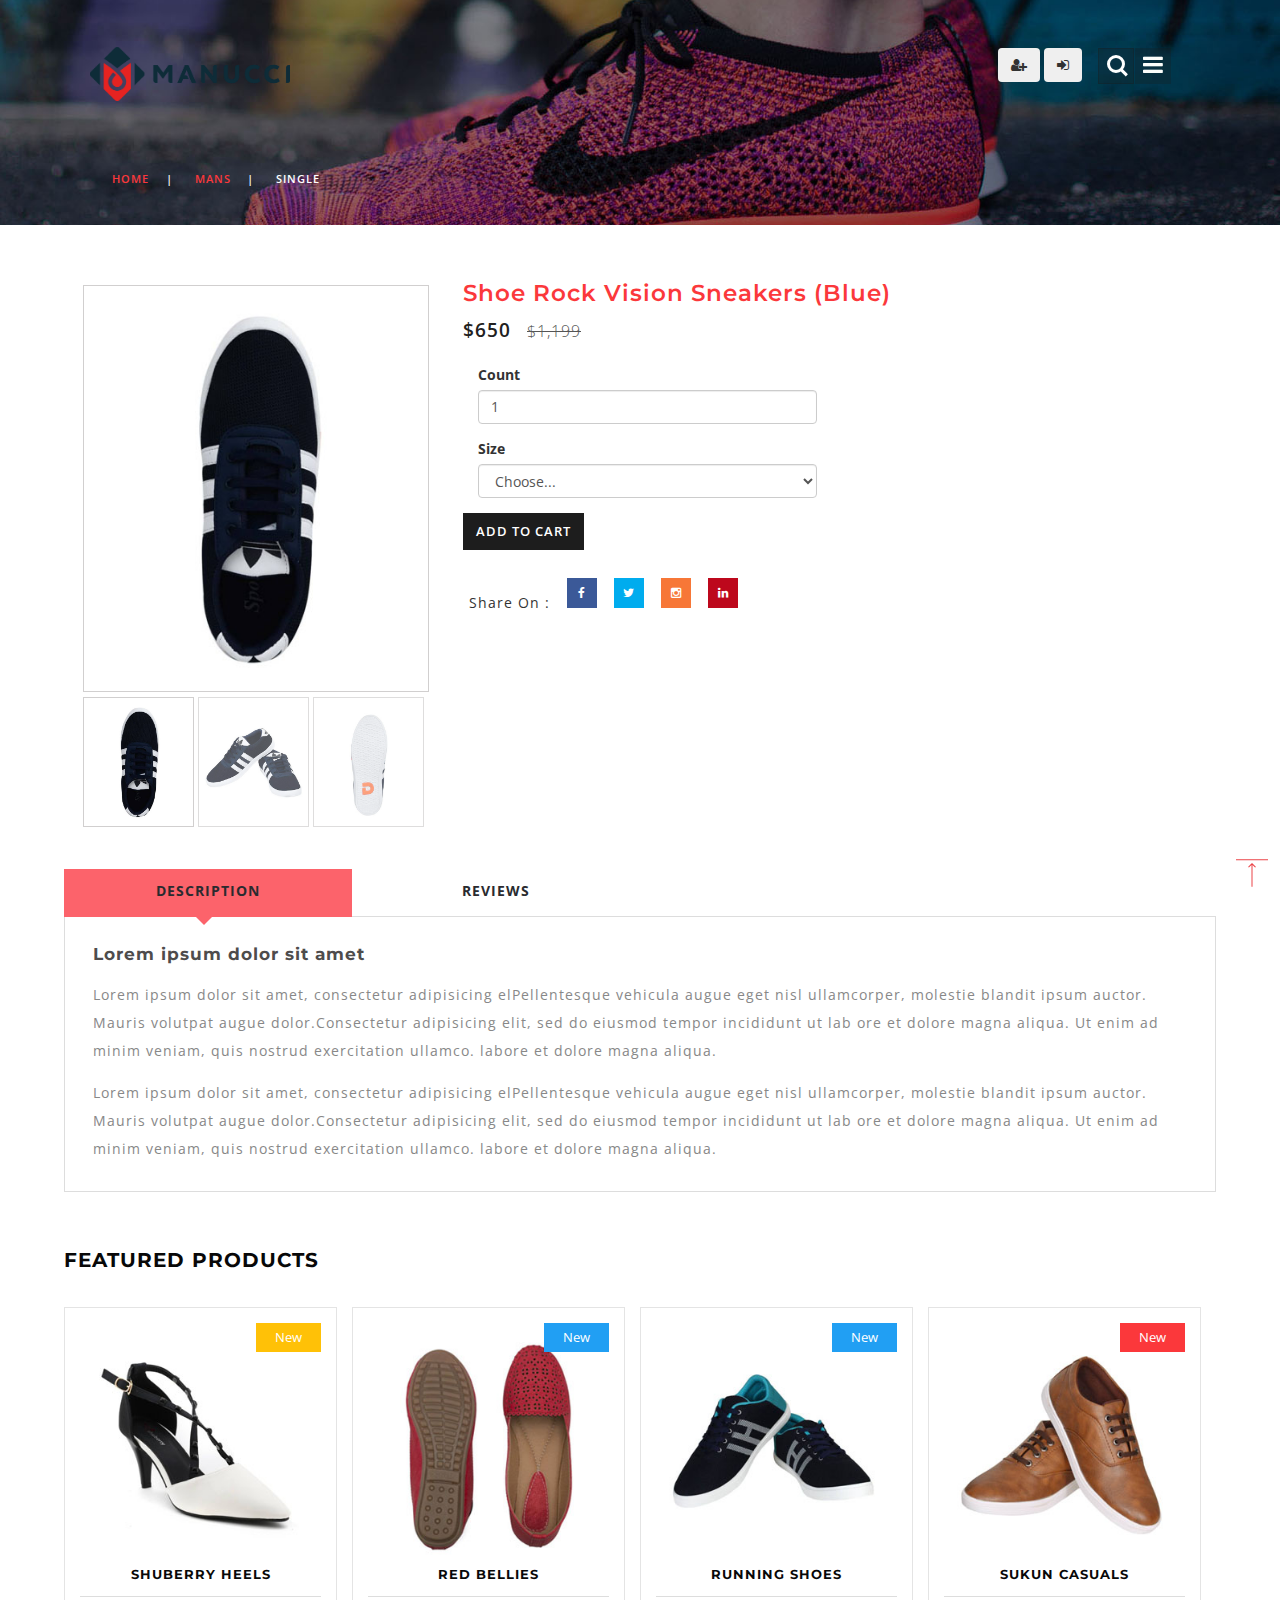
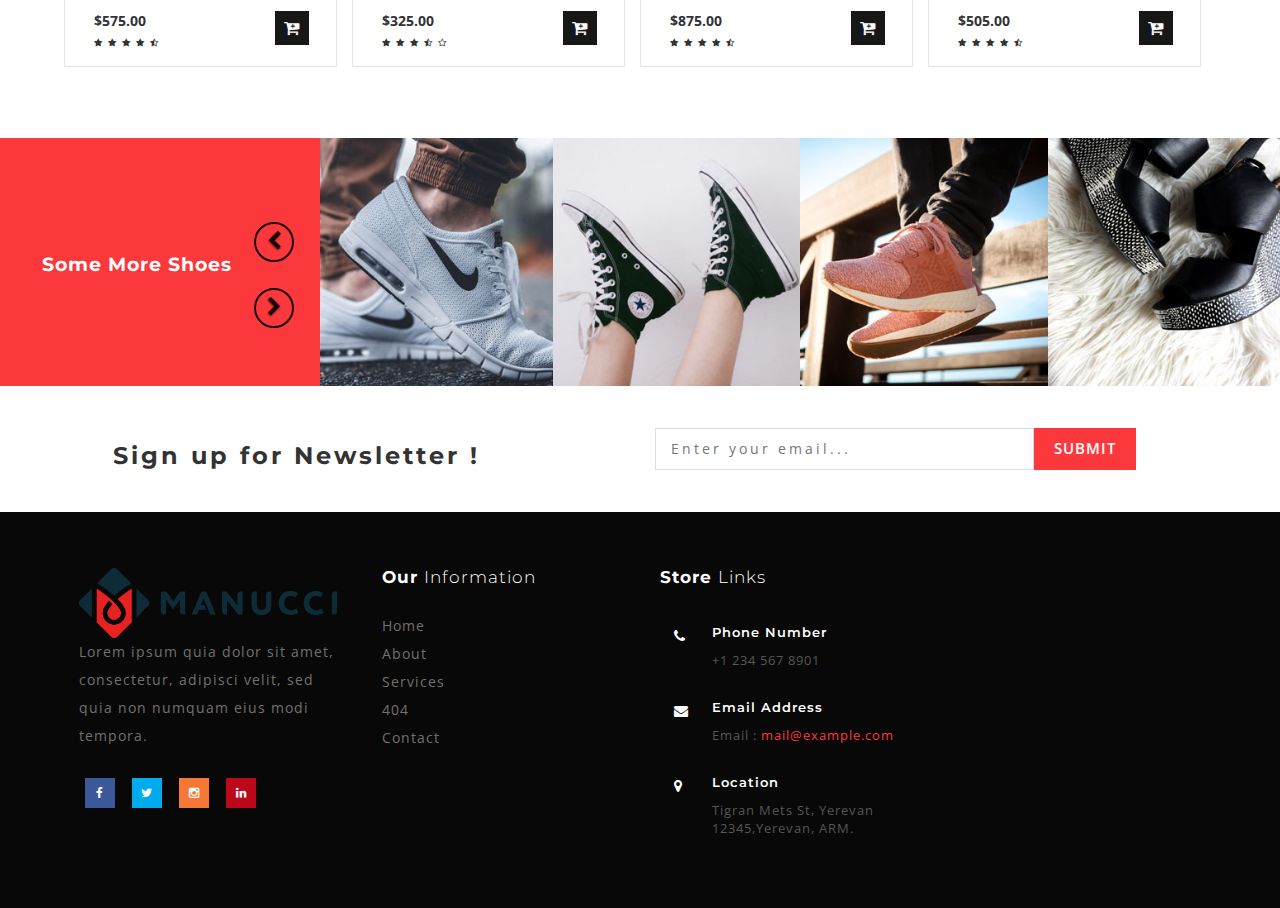
<file: single.html>
<!DOCTYPE html>
<html lang="eng">

<head>
	<title>single</title>
	<meta name="viewport" content="width=device-width, initial-scale=1">
	<meta http-equiv="Content-Type" content="text/html; charset=utf-8" />
	<meta name="keywords" content="" />
	<script type="application/x-javascript">
		addEventListener("load", function () {
			setTimeout(hideURLbar, 0);
		}, false);

		function hideURLbar() {
			window.scrollTo(0, 1);
		}
	</script>
	<!-- //custom-theme -->
	<link href="css/bootstrap.css" rel="stylesheet" type="text/css" media="all" />
	<link rel="stylesheet" href="css/shop.css" type="text/css" media="screen" property="" />
	<link href="css/style7.css" rel="stylesheet" type="text/css" media="all" />
	<link rel="stylesheet" href="css/flexslider.css" type="text/css" media="screen" />
	<link href="css/easy-responsive-tabs.css" rel='stylesheet' type='text/css' />
	<!-- Owl-carousel-CSS -->
	<link rel="stylesheet" type="text/css" href="css/jquery-ui1.css">
	<link href="css/style.css" rel="stylesheet" type="text/css" media="all" />
	<!-- font-awesome-icons -->
	<link href="css/font-awesome.css" rel="stylesheet">
	<!-- //font-awesome-icons -->
	<link href="//fonts.googleapis.com/css?family=Montserrat:100i,200,200i,300,300i,400,400i,500,500i,600,600i,700,700i,800"
	    rel="stylesheet">
	<link href="//fonts.googleapis.com/css?family=Open+Sans:300,300i,400,400i,600,600i,700,700i,800" rel="stylesheet">
	<style type="text/css">
	
	.navbar-brand{
		border: none !important;
	}
		/* Dropdown Button */
.dropbtn {
	background-color: transparent;
  color: #333;
  padding: 16px;
  font-size: 16px;
  border: none;
  cursor: pointer;
}

/* Dropdown button on hover & focus */
.dropbtn:hover, .dropbtn:focus, .dropdown-content a:hover,.dropdown-content a:focus {
  background-color: #eee;
  color: #f94d50;
}

/* The container <div> - needed to position the dropdown content */
.dropdown {
  position: relative;
  display: inline-block;
}

/* Dropdown Content (Hidden by Default) */
.dropdown-content {
  display: none;
  position: absolute;
  background-color: #f1f1f1;
  min-width: 160px;
  box-shadow: 0px 8px 16px 0px rgba(0,0,0,0.2);
  z-index: 1;
}

/* Links inside the dropdown */
.dropdown-content a {
  color: black;
  padding: 12px 16px;
  text-decoration: none;
  display: block;
}

.show {display:block;}
	</style>
</head>

<body>
	<!-- Modal -->
<div class="modal fade" id="login" tabindex="-1" role="dialog" aria-labelledby="login" aria-hidden="true">
  <div class="modal-dialog" role="document">
    <div class="modal-content">
      <div class="modal-header">
        <h5 class="modal-title" id="login">Sign in</h5>
        <button type="button" class="close" data-dismiss="modal" aria-label="Close">
          <span aria-hidden="true">&times;</span>
        </button>
      </div>
      <div class="modal-body">
        <form action="" method="">
        	<div class="form-group">
			    <label for="emaill">Email address</label>
			    <input type="email" class="form-control" id="emaill" placeholder="Enter email" name="emaillogin" required>
			  </div>
			  <div class="form-group">
			    <label for="passwordl">Password</label>
			    <input type="password" class="form-control" id="passwordl" placeholder="********" name="passwordlogin" required>
			  </div>
        	<input type="submit" name="login" value="Sign in" class="btn btn-danger">
        </form>
      </div>
      <div class="modal-footer">
        <button type="button" class="btn btn-secondary" data-dismiss="modal">Close</button>
      </div>
    </div>
  </div>
</div>
<div class="modal fade" id="register" tabindex="-1" role="dialog" aria-labelledby="register" aria-hidden="true">
  <div class="modal-dialog" role="document">
    <div class="modal-content">
      <div class="modal-header">
        <h5 class="modal-title" id="register" style="display: inline-block;">Sign up</h5>
        <button type="button" class="close" data-dismiss="modal" aria-label="Close">
          <span aria-hidden="true">&times;</span>
        </button>
      </div>
      <div class="modal-body">
        <form action="" method="">
        	<div class="form-group">
			    <label for="emailr">Email address</label>
			    <input type="email" class="form-control" id="emailr" placeholder="Enter email" name="emailregister"required>
			</div>
			<div class="form-group">
			    <label for="loginr">Login</label>
			    <input type="login" class="form-control" id="loginr" placeholder="Login" name="loginregister" required>
			</div>
			<div class="form-group">
			    <label for="passwordr">Password</label>
			    <input type="password" class="form-control" id="passwordr" placeholder="********" name="passwordregister" required>
			</div>
			<div class="form-group">
			    <div class="form-check">
			      <input class="form-check-input" type="checkbox" id="license" name="license">
			      <label class="form-check-label" for="license">
			        I accept and agree to abide by the End User <a href="#" target="_blank">License</a> Agreement
			      </label>
			    </div>
			</div>
        	<input type="submit" name="register" value="Sign up" class="btn btn-danger">
        </form>
      </div>
      <div class="modal-footer">
        <button type="button" class="btn btn-secondary" data-dismiss="modal">Close</button>
      </div>
    </div>
  </div>
</div>
	<!-- banner -->
	<div class="banner_top innerpage" id="home">
		<div class="wrapper_top_w3layouts">
			<div class="header_agileits">
				<div class="logo inner_page_log">
					<h1><a class="navbar-brand" href="index.html"><img src="images/logo.png" style="width: 200px" class="img-responsive"></a></h1>
				</div>
				<div class="overlay overlay-contentpush">
					<button type="button" class="overlay-close"><i class="fa fa-times" aria-hidden="true"></i></button>

					<nav>
						<ul class="nav nav-list">
								<li><a href="index.html" class="active">Home</a></li>
								<li><a href="about.html">About</a></li>
								<li><a href="404.html">404 error</a></li>
								<li><a href="shop.html">Shop Now</a></li>
								<li><a href="contact.html">Contact</a></li>
								<li>
									<div class="dropdown">
									  <button onclick="mans()" class="dropbtn">Mans <span onclick="mans()" class="fa fa-caret-down"></span></button>
									  <div id="mans" class="dropdown-content">
									    <a href="#">Link 1</a>
									    <a href="#">Link 2</a>
									    <a href="#">Link 3</a>
									  </div>
									</div>
								</li>
								<li>
									<div class="dropdown">
									  <button onclick="womans()" class="dropbtn">Womans <span onclick="womans()" class="fa fa-caret-down"></span></button>
									  <div id="womans" class="dropdown-content">
									    <a href="#">Link 1</a>
									    <a href="#">Link 2</a>
									    <a href="#">Link 3</a>
									  </div>
									</div>
								</li>
								<li>
									<div class="dropdown">
									  <button onclick="kids()" class="dropbtn">Kids <span onclick="kids()" class="fa fa-caret-down"></span></button>
									  <div id="kids" class="dropdown-content">
									    <a href="#">Link 1</a>
									    <a href="#">Link 2</a>
									    <a href="#">Link 3</a>
									  </div>
									</div>
								</li>
							</ul>
					</nav>
				</div>
				<div class="mobile-nav-button">
					<button id="trigger-overlay" type="button"><i class="fa fa-bars" aria-hidden="true"></i></button>
				</div>
				<!-- cart details -->
				<div class="top_nav_right">
					<button type="button" class="btn" data-toggle="modal" data-target="#register"><i class="fa fa-user-plus" aria-hidden="true"></i></button>
					<button type="button" class="btn" data-toggle="modal" data-target="#login"><i class="fa fa-sign-in" aria-hidden="true"></i></button>

					<div class="shoecart shoecart2 cart cart box_1">
						<form action="#" method="post" class="last">
							<input type="hidden" name="cmd" value="_cart">
							<input type="hidden" name="display" value="1">
						</form>
					</div>
				</div>
			</div>
		</div>
		<!-- //cart details -->
		<!-- search -->
		<div class="search_w3ls_agileinfo">
			<div class="cd-main-header">
				<ul class="cd-header-buttons">
					<li><a class="cd-search-trigger" href="#cd-search"> <span></span></a></li>
				</ul>
			</div>
			<div id="cd-search" class="cd-search">
				<form action="#" method="post">
					<input name="Search" type="search" placeholder="Click enter after typing...">
				</form>
			</div>
		</div>
		<!-- //search -->
		<div class="clearfix"></div>
		<!-- /banner_inner -->
		<div class="services-breadcrumb_w3ls_agileinfo">
			<div class="inner_breadcrumb_agileits_w3">

				<ul class="short">
					<li><a href="index.html">Home</a><i>|</i></li>
					<li><a href="shop.html">Mans</a><i>|</i></li>
					<li>Single</li>
				</ul>
			</div>
		</div>
		<!-- //banner_inner -->
	</div>













	<!-- //banner -->
	<!-- top Products -->
	<div class="ads-grid_shop">
		<div class="shop_inner_inf">
			<div class="col-md-4 single-right-left ">
				<div class="grid images_3_of_2">
					<div class="flexslider">

						<ul class="slides">
							<li data-thumb="images/d2.jpg">
								<div class="thumb-image"> <img src="images/d2.jpg" data-imagezoom="true" class="img-responsive"> </div>
							</li>
							<li data-thumb="images/d1.jpg">
								<div class="thumb-image"> <img src="images/d1.jpg" data-imagezoom="true" class="img-responsive"> </div>
							</li>
							<li data-thumb="images/d3.jpg">
								<div class="thumb-image"> <img src="images/d3.jpg" data-imagezoom="true" class="img-responsive"> </div>
							</li>
						</ul>
						<div class="clearfix"></div>
					</div>
				</div>
			</div>
			<div class="col-md-8 single-right-left simpleCart_shelfItem">
				<h3>Shoe Rock Vision Sneakers (Blue)</h3>
				<p><span class="item_price">$650</span>
					<del>$1,199</del>
				</p>
				
				<div class="occasion-cart">
					<div class="shoe single-item single_page_b">
						<form action="#" method="post">
							<input type="hidden" name="cmd" value="_cart">
							<input type="hidden" name="add" value="1">
							<input type="hidden" name="shoe_item" value="Chikku Loafers">
							<input type="hidden" name="amount" value="405.00">
							<div class="form-group col-md-6">
							    <label for="count">Count</label>
							    <input type="number" class="form-control" id="count" value="1" name="count">
							</div>
							<div class="clearfix"></div>
							<div class="form-group col-md-6">
						      <label for="inputState">Size</label>
						      <select id="inputState" class="form-control">
						        <option selected>Choose...</option>
						        <option>39</option>
						        <option>40</option>
						        <option>41</option>
						      </select>
						    </div>
							<div class="clearfix"></div>

							<input type="submit" name="submit" value="Add to cart" class="button add">

							<a href="#" data-toggle="modal" data-target="#myModal1"></a>
						</form>

					</div>

				</div>
				<ul class="social-nav model-3d-0 footer-social social single_page">
					<li class="share">Share On : </li>
					<li>
						<a href="#" class="facebook">
							<div class="front"><i class="fa fa-facebook" aria-hidden="true"></i></div>
							<div class="back"><i class="fa fa-facebook" aria-hidden="true"></i></div>
						</a>
					</li>
					<li>
						<a href="#" class="twitter">
							<div class="front"><i class="fa fa-twitter" aria-hidden="true"></i></div>
							<div class="back"><i class="fa fa-twitter" aria-hidden="true"></i></div>
						</a>
					</li>
					<li>
						<a href="#" class="instagram">
							<div class="front"><i class="fa fa-instagram" aria-hidden="true"></i></div>
							<div class="back"><i class="fa fa-instagram" aria-hidden="true"></i></div>
						</a>
					</li>
					<li>
						<a href="#" class="pinterest">
							<div class="front"><i class="fa fa-linkedin" aria-hidden="true"></i></div>
							<div class="back"><i class="fa fa-linkedin" aria-hidden="true"></i></div>
						</a>
					</li>
				</ul>

			</div>
			<div class="clearfix"> </div>
			<!--/tabs-->
			<div class="responsive_tabs">
				<div id="horizontalTab">
					<ul class="resp-tabs-list">
						<li>Description</li>
						<li>Reviews</li>
					</ul>
					<div class="resp-tabs-container">
						<!--/tab_one-->
						<div class="tab1">

							<div class="single_page">
								<h6>Lorem ipsum dolor sit amet</h6>
								<p>Lorem ipsum dolor sit amet, consectetur adipisicing elPellentesque vehicula augue eget nisl ullamcorper, molestie
									blandit ipsum auctor. Mauris volutpat augue dolor.Consectetur adipisicing elit, sed do eiusmod tempor incididunt
									ut lab ore et dolore magna aliqua. Ut enim ad minim veniam, quis nostrud exercitation ullamco. labore et dolore
									magna aliqua.</p>
								<p class="para">Lorem ipsum dolor sit amet, consectetur adipisicing elPellentesque vehicula augue eget nisl ullamcorper, molestie
									blandit ipsum auctor. Mauris volutpat augue dolor.Consectetur adipisicing elit, sed do eiusmod tempor incididunt
									ut lab ore et dolore magna aliqua. Ut enim ad minim veniam, quis nostrud exercitation ullamco. labore et dolore
									magna aliqua.</p>
							</div>
						</div>
						<!--//tab_one-->
						<div class="tab2">

							<div class="single_page">
								<div class="bootstrap-tab-text-grids">
									<div class="bootstrap-tab-text-grid">
										<div class="bootstrap-tab-text-grid-left">
											<img src="images/user.png" alt=" " class="img-responsive">
										</div>
										<div class="bootstrap-tab-text-grid-right">
											<ul>
												<li><a href="#">Admin</a></li>
												
											</ul>
											<p>Lorem ipsum dolor sit amet, consectetur adipisicing elPellentesque vehicula augue eget.Ut enim ad minima veniam,
												quis nostrum exercitationem ullam corporis suscipit laboriosam, nisi ut aliquid ex ea commodi consequatur? Quis
												autem vel eum iure reprehenderit.</p>
										</div>
										<div class="clearfix"> </div>
									</div>
									<div class="add-review">
										<h4>add a review</h4>
										<form action="#" method="post">
											<input type="text" name="Name" required="Name">
											<input type="email" name="Email" required="Email">
											<textarea name="Message" required=""></textarea>
											<input type="submit" value="SEND">
										</form>
									</div>
								</div>

							</div>
						</div>
					</div>
				</div>
			</div>
			<!--//tabs-->
			<!-- /new_arrivals -->
			<div class="new_arrivals">
				<h3>Featured Products</h3>
				<!-- /womens -->
				<div class="col-md-3 product-men women_two">
					<div class="product-shoe-info shoe">
						<div class="men-pro-item">
							<div class="men-thumb-item">
								<img src="images/s4.jpg" alt="">
								<div class="men-cart-pro">
									<div class="inner-men-cart-pro">
										<a href="single.html" class="link-product-add-cart">Quick View</a>
									</div>
								</div>
								<span class="product-new-top">New</span>
							</div>
							<div class="item-info-product">
								<h4>
									<a href="single.html">Shuberry Heels </a>
								</h4>
								<div class="info-product-price">
									<div class="grid_meta">
										<div class="product_price">
											<div class="grid-price ">
												<span class="money ">$575.00</span>
											</div>
										</div>
										<ul class="stars">
											<li><a href="#"><i class="fa fa-star" aria-hidden="true"></i></a></li>
											<li><a href="#"><i class="fa fa-star" aria-hidden="true"></i></a></li>
											<li><a href="#"><i class="fa fa-star" aria-hidden="true"></i></a></li>
											<li><a href="#"><i class="fa fa-star" aria-hidden="true"></i></a></li>
											<li><a href="#"><i class="fa fa-star-half-o" aria-hidden="true"></i></a></li>
										</ul>
									</div>
									<div class="shoe single-item hvr-outline-out">
										<form action="#" method="post">
											<input type="hidden" name="cmd" value="_cart">
											<input type="hidden" name="add" value="1">
											<input type="hidden" name="shoe_item" value="Shuberry Heels">
											<input type="hidden" name="amount" value="575.00">
											<button type="submit" class="shoe-cart pshoe-cart"><i class="fa fa-cart-plus" aria-hidden="true"></i></button>

											<a href="#" data-toggle="modal" data-target="#myModal1"></a>
										</form>

									</div>
								</div>
								<div class="clearfix"></div>
							</div>
						</div>
					</div>
				</div>
				<div class="col-md-3 product-men women_two">
					<div class="product-shoe-info shoe">
						<div class="men-pro-item">
							<div class="men-thumb-item">
								<img src="images/s5.jpg" alt="">
								<div class="men-cart-pro">
									<div class="inner-men-cart-pro">
										<a href="single.html" class="link-product-add-cart">Quick View</a>
									</div>
								</div>
								<span class="product-new-top">New</span>
							</div>
							<div class="item-info-product">
								<h4>
									<a href="single.html">Red Bellies </a>
								</h4>
								<div class="info-product-price">
									<div class="grid_meta">
										<div class="product_price">
											<div class="grid-price ">
												<span class="money ">$325.00</span>
											</div>
										</div>
										<ul class="stars">
											<li><a href="#"><i class="fa fa-star" aria-hidden="true"></i></a></li>
											<li><a href="#"><i class="fa fa-star" aria-hidden="true"></i></a></li>
											<li><a href="#"><i class="fa fa-star" aria-hidden="true"></i></a></li>
											<li><a href="#"><i class="fa fa-star-half-o" aria-hidden="true"></i></a></li>
											<li><a href="#"><i class="fa fa-star-o" aria-hidden="true"></i></a></li>
										</ul>
									</div>
									<div class="shoe single-item hvr-outline-out">
										<form action="#" method="post">
											<input type="hidden" name="cmd" value="_cart">
											<input type="hidden" name="add" value="1">
											<input type="hidden" name="shoe_item" value="Red Bellies">
											<input type="hidden" name="amount" value="325.00">
											<button type="submit" class="shoe-cart pshoe-cart"><i class="fa fa-cart-plus" aria-hidden="true"></i></button>

											<a href="#" data-toggle="modal" data-target="#myModal1"></a>
										</form>

									</div>
								</div>
								<div class="clearfix"></div>
							</div>
						</div>
					</div>
				</div>
				<div class="col-md-3 product-men women_two">
					<div class="product-shoe-info shoe">
						<div class="men-pro-item">
							<div class="men-thumb-item">
								<img src="images/s7.jpg" alt="">
								<div class="men-cart-pro">
									<div class="inner-men-cart-pro">
										<a href="single.html" class="link-product-add-cart">Quick View</a>
									</div>
								</div>
								<span class="product-new-top">New</span>
							</div>
							<div class="item-info-product">
								<h4>
									<a href="single.html">Running Shoes</a>
								</h4>
								<div class="info-product-price">
									<div class="grid_meta">
										<div class="product_price">
											<div class="grid-price ">
												<span class="money ">$875.00</span>
											</div>
										</div>
										<ul class="stars">
											<li><a href="#"><i class="fa fa-star" aria-hidden="true"></i></a></li>
											<li><a href="#"><i class="fa fa-star" aria-hidden="true"></i></a></li>
											<li><a href="#"><i class="fa fa-star" aria-hidden="true"></i></a></li>
											<li><a href="#"><i class="fa fa-star" aria-hidden="true"></i></a></li>
											<li><a href="#"><i class="fa fa-star-half-o" aria-hidden="true"></i></a></li>
										</ul>
									</div>
									<div class="shoe single-item hvr-outline-out">
										<form action="#" method="post">
											<input type="hidden" name="cmd" value="_cart">
											<input type="hidden" name="add" value="1">
											<input type="hidden" name="shoe_item" value="Running Shoes">
											<input type="hidden" name="amount" value="875.00">
											<button type="submit" class="shoe-cart pshoe-cart"><i class="fa fa-cart-plus" aria-hidden="true"></i></button>

											<a href="#" data-toggle="modal" data-target="#myModal1"></a>
										</form>

									</div>
								</div>
								<div class="clearfix"></div>
							</div>
						</div>
					</div>
				</div>
				<div class="col-md-3 product-men women_two">
					<div class="product-shoe-info shoe">
						<div class="men-pro-item">
							<div class="men-thumb-item">
								<img src="images/s8.jpg" alt="">
								<div class="men-cart-pro">
									<div class="inner-men-cart-pro">
										<a href="single.html" class="link-product-add-cart">Quick View</a>
									</div>
								</div>
								<span class="product-new-top">New</span>
							</div>
							<div class="item-info-product">
								<h4>
									<a href="single.html">Sukun Casuals</a>
								</h4>
								<div class="info-product-price">
									<div class="grid_meta">
										<div class="product_price">
											<div class="grid-price ">
												<span class="money ">$505.00</span>
											</div>
										</div>
										<ul class="stars">
											<li><a href="#"><i class="fa fa-star" aria-hidden="true"></i></a></li>
											<li><a href="#"><i class="fa fa-star" aria-hidden="true"></i></a></li>
											<li><a href="#"><i class="fa fa-star" aria-hidden="true"></i></a></li>
											<li><a href="#"><i class="fa fa-star" aria-hidden="true"></i></a></li>
											<li><a href="#"><i class="fa fa-star-half-o" aria-hidden="true"></i></a></li>
										</ul>
									</div>
									<div class="shoe single-item hvr-outline-out">
										<form action="#" method="post">
											<input type="hidden" name="cmd" value="_cart">
											<input type="hidden" name="add" value="1">
											<input type="hidden" name="shoe_item" value="Sukun Casuals">
											<input type="hidden" name="amount" value="505.00">
											<button type="submit" class="shoe-cart pshoe-cart"><i class="fa fa-cart-plus" aria-hidden="true"></i></button>

											<a href="#" data-toggle="modal" data-target="#myModal1"></a>
										</form>

									</div>
								</div>
								<div class="clearfix"></div>
							</div>
						</div>
					</div>
				</div>

				<!-- //womens -->
				<div class="clearfix"></div>
			</div>
			<!--//new_arrivals-->


		</div>
	</div>
		<!-- /Properties -->
	<div class="mid_slider_w3lsagile">
		<div class="col-md-3 mid_slider_text">
			<h5>Some More Shoes</h5>
		</div>
		<div class="col-md-9 mid_slider_info">
			<div id="myCarousel" class="carousel slide" data-ride="carousel">
				<!-- Indicators -->
				<ol class="carousel-indicators">
					<li data-target="#myCarousel" data-slide-to="0" class="active"></li>
					<li data-target="#myCarousel" data-slide-to="1" class=""></li>
					<li data-target="#myCarousel" data-slide-to="2" class=""></li>
					<li data-target="#myCarousel" data-slide-to="3" class=""></li>
				</ol>
				<div class="carousel-inner" role="listbox">
					<div class="item active">
						<div class="row">
							<div class="col-md-3 col-sm-3 col-xs-3 slidering">
								<div class="thumbnail"><img src="images/g1.jpg" alt="Image" style="max-width:100%;"></div>
							</div>
							<div class="col-md-3 col-sm-3 col-xs-3 slidering">
								<div class="thumbnail"><img src="images/g2.jpg" alt="Image" style="max-width:100%;"></div>
							</div>
							<div class="col-md-3 col-sm-3 col-xs-3 slidering">
								<div class="thumbnail"><img src="images/g3.jpg" alt="Image" style="max-width:100%;"></div>
							</div>
							<div class="col-md-3 col-sm-3 col-xs-3 slidering">
								<div class="thumbnail"><img src="images/g4.jpg" alt="Image" style="max-width:100%;"></div>
							</div>
						</div>
					</div>
					<div class="item">
						<div class="row">
							<div class="col-md-3 col-sm-3 col-xs-3 slidering">
								<div class="thumbnail"><img src="images/g5.jpg" alt="Image" style="max-width:100%;"></div>
							</div>
							<div class="col-md-3 col-sm-3 col-xs-3 slidering">
								<div class="thumbnail"><img src="images/g6.jpg" alt="Image" style="max-width:100%;"></div>
							</div>
							<div class="col-md-3 col-sm-3 col-xs-3 slidering">
								<div class="thumbnail"><img src="images/g2.jpg" alt="Image" style="max-width:100%;"></div>
							</div>
							<div class="col-md-3 col-sm-3 col-xs-3 slidering">
								<div class="thumbnail"><img src="images/g1.jpg" alt="Image" style="max-width:100%;"></div>
							</div>
						</div>
					</div>
					<div class="item">
						<div class="row">
							<div class="col-md-3 col-sm-3 col-xs-3 slidering">
								<div class="thumbnail"><img src="images/g1.jpg" alt="Image" style="max-width:100%;"></div>
							</div>
							<div class="col-md-3 col-sm-3 col-xs-3 slidering">
								<div class="thumbnail"><img src="images/g2.jpg" alt="Image" style="max-width:100%;"></div>
							</div>
							<div class="col-md-3 col-sm-3 col-xs-3 slidering">
								<div class="thumbnail"><img src="images/g3.jpg" alt="Image" style="max-width:100%;"></div>
							</div>
							<div class="col-md-3 col-sm-3 col-xs-3 slidering">
								<div class="thumbnail"><img src="images/g4.jpg" alt="Image" style="max-width:100%;"></div>
							</div>
						</div>
					</div>
					<div class="item">
						<div class="row">
							<div class="col-md-3 col-sm-3 col-xs-3 slidering">
								<div class="thumbnail"><img src="images/g1.jpg" alt="Image" style="max-width:100%;"></div>
							</div>
							<div class="col-md-3 col-sm-3 col-xs-3 slidering">
								<div class="thumbnail"><img src="images/g2.jpg" alt="Image" style="max-width:100%;"></div>
							</div>
							<div class="col-md-3 col-sm-3 col-xs-3 slidering">
								<div class="thumbnail"><img src="images/g3.jpg" alt="Image" style="max-width:100%;"></div>
							</div>
							<div class="col-md-3 col-sm-3 col-xs-3 slidering">
								<div class="thumbnail"><img src="images/g4.jpg" alt="Image" style="max-width:100%;"></div>
							</div>
						</div>
					</div>
				</div>
				<a class="left carousel-control" href="#myCarousel" role="button" data-slide="prev">
			<span class="fa fa-chevron-left" aria-hidden="true"></span>
			<span class="sr-only">Previous</span>
		</a>
				<a class="right carousel-control" href="#myCarousel" role="button" data-slide="next">
			<span class="fa fa-chevron-right" aria-hidden="true"></span>
			<span class="sr-only">Next</span>
		</a>
				<!-- The Modal -->

			</div>
		</div>

		<div class="clearfix"> </div>
	</div>
	<!--//banner -->

	<!-- /newsletter-->
	<div class="newsletter_w3layouts_agile">
		<div class="col-sm-6 newsleft">
			<h3>Sign up for Newsletter !</h3>
		</div>
		<div class="col-sm-6 newsright">
			<form action="#" method="post">
				<input type="email" placeholder="Enter your email..." name="email" required="">
				<input type="submit" value="Submit">
			</form>
		</div>

		<div class="clearfix"></div>
	</div>
	<!-- //newsletter-->
	<!-- footer -->
	<div class="footer_agileinfo_w3">
		<div class="footer_inner_info_w3ls_agileits">
			<div class="col-md-3 footer-left">
					<h2><a class="navbar-brand" href="index.html" style="height: 100%"><img src="images/logo.png"  class="img-responsive"></a></h2>
				<p>Lorem ipsum quia dolor sit amet, consectetur, adipisci velit, sed quia non numquam eius modi tempora.</p>
				<ul class="social-nav model-3d-0 footer-social social two">
					<li>
						<a href="#" class="facebook">
							<div class="front"><i class="fa fa-facebook" aria-hidden="true"></i></div>
							<div class="back"><i class="fa fa-facebook" aria-hidden="true"></i></div>
						</a>
					</li>
					<li>
						<a href="#" class="twitter">
							<div class="front"><i class="fa fa-twitter" aria-hidden="true"></i></div>
							<div class="back"><i class="fa fa-twitter" aria-hidden="true"></i></div>
						</a>
					</li>
					<li>
						<a href="#" class="instagram">
							<div class="front"><i class="fa fa-instagram" aria-hidden="true"></i></div>
							<div class="back"><i class="fa fa-instagram" aria-hidden="true"></i></div>
						</a>
					</li>
					<li>
						<a href="#" class="pinterest">
							<div class="front"><i class="fa fa-linkedin" aria-hidden="true"></i></div>
							<div class="back"><i class="fa fa-linkedin" aria-hidden="true"></i></div>
						</a>
					</li>
				</ul>
			</div>
			<div class="col-md-9 footer-right">
				<div class="sign-grds">
					<div class="col-md-4 sign-gd">
						<h4>Our <span>Information</span> </h4>
						<ul>
							<li><a href="index.html">Home</a></li>
							<li><a href="about.html">About</a></li>
							<li><a href="404.html">Services</a></li>
							<li><a href="404.html">404</a></li>
							<li><a href="contact.html">Contact</a></li>
						</ul>
					</div>

					<div class="col-md-5 sign-gd-two">
						<h4>Store <span>Links</span></h4>
						<div class="address">
							<div class="address-grid">
								<div class="address-left">
									<i class="fa fa-phone" aria-hidden="true"></i>
								</div>
								<div class="address-right">
									<h6>Phone Number</h6>
									<p>+1 234 567 8901</p>
								</div>
								<div class="clearfix"> </div>
							</div>
							<div class="address-grid">
								<div class="address-left">
									<i class="fa fa-envelope" aria-hidden="true"></i>
								</div>
								<div class="address-right">
									<h6>Email Address</h6>
									<p>Email :<a href="mailto:example@email.com"> mail@example.com</a></p>
								</div>
								<div class="clearfix"> </div>
							</div>
							<div class="address-grid">
								<div class="address-left">
									<i class="fa fa-map-marker" aria-hidden="true"></i>
								</div>
								<div class="address-right">
									<h6>Location</h6>
									<p>Tigran Mets St, Yerevan 12345,Yerevan, ARM.

									</p>
								</div>
								<div class="clearfix"> </div>
							</div>
						</div>
					</div>
					
					<div class="clearfix"></div>
				</div>
			</div>
			<div class="clearfix"></div>

		</div>
	</div>
	</div>
	<!-- //footer -->
    <a href="#home" id="toTop" class="scroll" style="display: block;"> <span id="toTopHover" style="opacity: 1;"> </span></a>
	<!-- js -->
	<script type="text/javascript" src="js/jquery-2.1.4.min.js"></script>
	<!-- //js -->
	<!-- cart-js -->
	<script src="js/minicart.js"></script>
	<script>
		shoe.render();

		shoe.cart.on('shoe_checkout', function (evt) {
			var items, len, i;

			if (this.subtotal() > 0) {
				items = this.items();

				for (i = 0, len = items.length; i < len; i++) {}
			}
		});
	</script>
	<!-- //cart-js -->
	<!-- /nav -->
	<script src="js/modernizr-2.6.2.min.js"></script>
	<script src="js/classie.js"></script>
	<script src="js/demo1.js"></script>
	<!-- //nav -->
	<!-- single -->
	<script src="js/imagezoom.js"></script>
	<!-- single -->
	<!-- script for responsive tabs -->
	<script src="js/easy-responsive-tabs.js"></script>
	<script>
		$(document).ready(function () {
			$('#horizontalTab').easyResponsiveTabs({
				type: 'default', //Types: default, vertical, accordion           
				width: 'auto', //auto or any width like 600px
				fit: true, // 100% fit in a container
				closed: 'accordion', // Start closed if in accordion view
				activate: function (event) { // Callback function if tab is switched
					var $tab = $(this);
					var $info = $('#tabInfo');
					var $name = $('span', $info);
					$name.text($tab.text());
					$info.show();
				}
			});
			$('#verticalTab').easyResponsiveTabs({
				type: 'vertical',
				width: 'auto',
				fit: true
			});
		});
	</script>
	<!-- FlexSlider -->
	<script src="js/jquery.flexslider.js"></script>
	<script>
		// Can also be used with $(document).ready()
		$(window).load(function () {
			$('.flexslider').flexslider({
				animation: "slide",
				controlNav: "thumbnails"
			});
		});
	</script>
	<!-- //FlexSlider-->

	<!--search-bar-->
	<script src="js/search.js"></script>
	<!--//search-bar-->
	<!-- start-smoth-scrolling -->
	<script type="text/javascript" src="js/move-top.js"></script>
	<script type="text/javascript" src="js/easing.js"></script>
	<script type="text/javascript">
		jQuery(document).ready(function ($) {
			$(".scroll").click(function (event) {
				event.preventDefault();
				$('html,body').animate({
					scrollTop: $(this.hash).offset().top
				}, 1000);
			});
		});
	</script>
	<script type="text/javascript">
function mans() {
  document.getElementById("mans").classList.toggle("show");
}

// Close the dropdown menu if the user clicks outside of it
window.onclick = function(event) {
  if (!event.target.matches('.dropbtn')) {
    var dropdowns = document.getElementsByClassName("dropdown-content");
    var i;
    for (i = 0; i < dropdowns.length; i++) {
      var openDropdown = dropdowns[i];
      if (openDropdown.classList.contains('show')) {
        openDropdown.classList.remove('show');
      }
    }
  }
}
function womans() {
  document.getElementById("womans").classList.toggle("show");
}

// Close the dropdown menu if the user clicks outside of it
window.onclick = function(event) {
  if (!event.target.matches('.dropbtn')) {
    var dropdowns = document.getElementsByClassName("dropdown-content");
    var i;
    for (i = 0; i < dropdowns.length; i++) {
      var openDropdown = dropdowns[i];
      if (openDropdown.classList.contains('show')) {
        openDropdown.classList.remove('show');
      }
    }
  }
}
function kids() {
  document.getElementById("kids").classList.toggle("show");
}

// Close the dropdown menu if the user clicks outside of it
window.onclick = function(event) {
  if (!event.target.matches('.dropbtn')) {
    var dropdowns = document.getElementsByClassName("dropdown-content");
    var i;
    for (i = 0; i < dropdowns.length; i++) {
      var openDropdown = dropdowns[i];
      if (openDropdown.classList.contains('show')) {
        openDropdown.classList.remove('show');
      }
    }
  }
}
	</script>
	<!-- //end-smoth-scrolling -->
	<script type="text/javascript" src="js/bootstrap-3.1.1.min.js"></script>


</body>

</html>
</file>
<file: css/shop.css>
/*-- Shopping-Cart-PopUp --*/

div#my-cart-modal {
	background-color: rgba(0,0,0,0.50);
}

div#my-cart-modal .modal-dialog {
	width: 50%;
	margin: 100px auto 0;
}

div#my-cart-modal .modal-content {
	background-color: #F5F5F5;
	box-shadow: none!important;
	border: none!important;
	border-radius: 0;
	padding: 30px;
}

div#my-cart-modal .modal-header {
	padding: 0 15px 15px;
	border-bottom: 3px solid #333;
}

div#my-cart-modal h4#myModalLabel {
	font-size: 20px;
	color: #c41228;
}

div#my-cart-modal .modal-body {
	padding: 0;
}

div#my-cart-modal .table {
	margin: 0;
}

div#my-cart-modal .table > thead > tr > th, .table > tbody > tr > th, .table > tfoot > tr > th, .table > thead > tr > td, .table > tbody > tr > td, .table > tfoot > tr > td {
	padding: 10px;
	vertical-align: middle;
	border: none;
}

div#my-cart-modal .table > tbody > tr {
	border-top: 1px solid #CCC;
}

div#my-cart-modal .table > tbody > tr:nth-child(1) {
	border: none;
}

div#my-cart-modal .btn-danger {
	color: #000;
	background-color: #FFF;
	border-color: #000;
}

div#my-cart-modal .btn-danger:hover {
	color: #fff;
	background-color: #c9302c;
	border-color: #c9302c;
}

div#my-cart-modal strong {
	font-family: 'Montserrat', sans-serif;
	color: #000;
	font-size: 15px;
}

div#my-cart-modal .modal-footer {
	border-top: 3px solid #000;
}

div#my-cart-modal button.btn.btn-default, div#my-cart-modal button.btn.btn-primary {
	padding: 8px 0;
	width: 15%;
	font-family: 'Montserrat', sans-serif;
	font-size: 14px;
	border: none;
	border-radius: 0;
	outline: none;
	background-color: #333;
	color: #FFF;
}

div#my-cart-modal button.btn.btn-default:hover {
	background-color: #c41228;
}

div#my-cart-modal button.btn.btn-primary a {
	color: #FFF;
}

div#my-cart-modal button.btn.btn-primary:hover {
	background-color: #c41228;
}

div#my-cart-modal .alert-danger {
	color: #FFF;
	text-align: center;
	background-color: #c41228;
	font-family: 'Montserrat', sans-serif;
	font-size: 15px;
	margin: 20px;
	border: none;
	border-radius: 0;
}

div#my-cart-modal .close {
	font-size: 25px;
	opacity: 1;
}

div#my-cart-modal .close:hover, .close:focus {
	opacity: 1;
	color: #c41228;
}

/*-- //Shopping-Cart-PopUp --*/
/*-- cart-button --*/ 
/*-- cart-css --*/ 
#staplesbmincart form {
    position: relative;
    padding: 1em;
    background: #fbfbfb;
	-webkit-border-radius: 4px;
	-moz-border-radius: 4px;
	-o-border-radius: 4px;
	-ms-border-radius: 4px;
    border-radius: 4px;
    color: #333;
	-webkit-box-shadow: 0px 0px 5px 2px #9a9a9a;
	-moz-box-shadow: 0px 0px 5px 2px #9a9a9a;
	-o-box-shadow: 0px 0px 5px 2px #9a9a9a;
	-ms-box-shadow: 0px 0px 5px 2px #9a9a9a;
    box-shadow: 0px 0px 5px 2px #9a9a9a;
}
#staplesbmincart form  ul {
    overflow-y: scroll;
    max-height: 300px;
}
#staplesbmincart {
    display: none;
    position: fixed;
    left: 68%;
    top:16.9%;
	width: 420px;
} 
.sbmincart-showing #staplesbmincart {
    display: block;
    z-index: 9999; 
    -webkit-animation: zoomIn .3s ease;
	-moz-animation: zoomIn .3s ease;
	-o-animation: zoomIn .3s ease;
	-ms-animation: zoomIn .3s ease;
	animation: zoomIn .3s ease;
}
#staplesbmincart form.sbmincart-empty {    font-size: 16px;    font-weight: bold;}
#staplesbmincart ul {    clear: both;    float: left;    width: 100%;    margin: 5px 0 20px;    padding: 1em;    list-style-type: none;    background: #fff;    border: 1px solid #ccc;    border-radius: 4px;    box-shadow: 1px 1px 3px rgba(0, 0, 0, 0.2);}
#staplesbmincart .sbmincart-empty ul {    display: none;}
#staplesbmincart .sbmincart-closer {
    float: right;
    margin:-3px -10px 0;
    padding: 0 10px;
    background: 0;
    border: 0;
    font-size: 25px;
    cursor: pointer;
    font-weight: bold;
    outline: none;
}
#staplesbmincart .sbmincart-item {
    clear: left;
    padding: 7px 0;
    min-height: 35px;
	font-size: 1em;
}
#staplesbmincart .sbmincart-item + .sbmincart-item {    border-top: 1px solid #f2f2f2;}
#staplesbmincart .sbmincart-item a {    color: #333;    text-decoration: none;}
#staplesbmincart .sbmincart-details-name {    float: left;    width: 62%;}
#staplesbmincart .sbmincart-details-quantity {    float: left;    width: 15%;}
#staplesbmincart .sbmincart-details-remove {    float: left;    width: 7%;}
#staplesbmincart .sbmincart-details-price {    float: left;    width: 16%;    text-align: right;}
#staplesbmincart .sbmincart-attributes {
    margin: 0;
    padding: 0;
    background: transparent;
    border: 0;
    border-radius: 0;
    box-shadow: none;
    color: #999;
    font-size: 12px;
    line-height: 22px;
    overflow: inherit;
    height: inherit;
}
#staplesbmincart .sbmincart-attributes li {    display: inline;}
#staplesbmincart .sbmincart-attributes li:after {    content: ",";}
#staplesbmincart .sbmincart-attributes li:last-child:after {    content: "";}
#staplesbmincart .sbmincart-quantity {    width: 30px;    height: 18px;    padding: 2px 4px;    border: 1px solid #ccc;    border-radius: 4px;    box-shadow: inset 0 1px 1px rgba(0, 0, 0, 0.075);    font-size: 13px;    text-align: right;    transition: border linear 0.2s, box-shadow linear 0.2s;    -webkit-transition: border linear 0.2s, box-shadow linear 0.2s;    -moz-transition: border linear 0.2s, box-shadow linear 0.2s;}
#staplesbmincart .sbmincart-quantity:hover {    border-color: #0078C1;}
#staplesbmincart .sbmincart-quantity:focus {    border-color: #0078C1;    outline: 0;    box-shadow: inset 0 1px 1px rgba(0, 0, 0, 0.075), 0 0 3px rgba(0, 120, 193, 0.4);}
#staplesbmincart .sbmincart-remove {    width: 18px;    height: 19px;    margin: 2px 0 0;    padding: 0;    background: #b7b7b7;    border: 1px solid #a3a3a3;    border-radius: 3px;    color: #fff;    font-size: 13px;    opacity: 0.70;    cursor: pointer;}
#staplesbmincart .sbmincart-remove:hover {    opacity: 1;}
#staplesbmincart .sbmincart-footer {
    clear: left;
    text-align: center;
	margin-right: 1.5em;
    position: relative;
}
p.sbmincart-empty-text {
    color: #f44336;
    font-weight: 500;
}
#staplesbmincart .sbmincart-subtotal {
    bottom: 3px;
    padding-left: 0;
    font-size: 14px;
    font-weight: bold;
    display: block;
    text-align: left;
    letter-spacing: 1px;
}
#staplesbmincart .sbmincart-submit {
    margin-right: 6px;
    padding: 0;
    border: none;
    color: #ff5063;
    background: none;
    outline: none;
    font-size: 0.87em;
    font-weight: 700;
    position: absolute;
    text-transform: uppercase;
    right: 0;
    top: 0;
} 
/* Let's get this party started */
#staplesbmincart form  ul::-webkit-scrollbar {
    width: 5px;
} 
/* Track */
#staplesbmincart form  ul::-webkit-scrollbar-track { 
	-webkit-box-shadow: inset 0 0 6px #999; 
	-moz-box-shadow: inset 0 0 6px #999;
	-o-box-shadow: inset 0 0 6px #999;
	-ms-box-shadow: inset 0 0 6px #999; 
	box-shadow: inset 0 0 6px #999; 
	-webkit-border-radius: 10px;
	-moz-border-radius: 10px;
	-o-border-radius: 10px;
	-ms-border-radius: 10px;
	border-radius: 10px;
} 
/* Handle */
#staplesbmincart form  ul::-webkit-scrollbar-thumb {
    -webkit-border-radius: 10px;
	-moz-border-radius: 10px;
	-o-border-radius: 10px;
	-ms-border-radius: 10px;
    border-radius: 10px;
    background: #3c43a4; 
	-moz-box-shadow: inset 0 0 6px #3c43a4;
	-o-box-shadow: inset 0 0 6px #3c43a4; 
	-ms-box-shadow: inset 0 0 6px #3c43a4; 
    -webkit-box-shadow: inset 0 0 6px #3c43a4;
	box-shadow: inset 0 0 6px #3c43a4; 	
} 
/*-- //cart-css --*/ 
/*-- cart-button --*/ 
.back form {
    margin-top: 0.5em;
}
.shoe-cart {
    font-size: 1em;
    color: #fff;
    margin: 0;
    text-decoration: none;
    text-transform: capitalize;
    border: none;
    background: none;
    outline: none;
    -webkit-transition: .5s all;
    -moz-transition: .5s all;
    transition: .5s all;
    padding:5px 7px;
} 
.shoe-cart:hover,.back a:hover {
	-webkit-box-shadow: 0 0 9px 2px rgba(224, 224, 224, 0.5);
	-moz-box-shadow: 0 0 9px 2px rgba(224, 224, 224, 0.5);
	-o-box-shadow: 0 0 9px 2px rgba(224, 224, 224, 0.5);
	-ms-box-shadow: 0 0 9px 2px rgba(224, 224, 224, 0.5);
    box-shadow: 0 0 9px 2px rgba(224, 224, 224, 0.5);
}
.back a {
    font-size: 1em;
    color: #fff;
    padding: 4px 7px;
    display: inline-block;
}
.men-pro-item {
    position: relative;
}
.product-men {
    padding-left: 0;
}
/*-- Model-Slider --*/
/*-- effect on products --*/
.img-deals img {
    width: 100%;
    border: 1px solid #ddd;
}
.men-cart-pro {
	bottom: 0;
	left: 0;
	margin: auto;
	opacity: 0;
	overflow: hidden;
	position: absolute;
	right: 0;
	text-align: center;
	top: 0;
	transition: all 0.5s ease-out 0s;
	visibility: hidden;
}

.product-men:nth-child(2) .product-new-top,.product-men:nth-child(6) .product-new-top,.product-men:nth-child(7) .product-new-top  {
	background: #FFC107;
}

.product-men:nth-child(4) .product-new-top,.product-men:nth-child(8) .product-new-top,.product-new-top,.product-men:nth-child(3) .product-new-top  {
	background: #219ff3;
}

.product-new-top {
    background: #fb383b;
    color: #fff;
    right: 0;
    position: absolute;
    top: 0;
    width: 80px;
    font-size: 13px;
    height: 29px;
    text-align: center;
    line-height: 2.3;
}
span.money {
    font-size: 1em;
    font-weight: 700;
}
.inner-men-cart-pro {
	height: 100%;
	position: relative;
	width: 100%;
	transition: all 0.5s ease-out 0s;
}

.inner-men-cart-pro ul {
	left: 0;
	margin: -60px 0 0;
	padding: 0;
	position: absolute;
	top: 45%;
	width: 100%;
	transition: all 0.5s ease-out 0s;
}

.link-product-add-cart {
    background: #0c0c0c;
    color: #fff;
    display: inline-block;
    height: 37px;
    line-height: 37px;
    text-transform: uppercase;
    transition: all 0.5s ease-out 0s;
    font-size: 0.9em;
}

.inner-men-cart-pro>ul>li {
	display: inline-block;
}

.inner-men-cart-pro ul li a {
	color: #fff;
	transition: all 0.5s ease-out 0s;
	display: block;
	width: 40px;
	height: 40px;
	text-align: center;
}

.men-thumb-item:hover {
	cursor: pointer;
}

.men-thumb-item:hover::before {
	opacity: 1;
	visibility: visible;
}

.men-thumb-item:hover .men-cart-pro {
	opacity: 1;
	visibility: visible;
}

.men-thumb-item:hover .inner-men-cart-pro ul {
	margin: 20px 0 0;
}

.inner-men-cart-pro ul li a:hover {
	background: #ffc229 none repeat scroll 0 0;
}

.inner-men-cart-pro .link-product-add-cart {
    width: 51%;
    top: 0px;
    left: 25%;
	margin: 0 auto;
	position: absolute;
	transition: all 0.5s ease-out 0s;
}

.men-thumb-item:hover .inner-men-cart-pro .link-product-add-cart {
    top: 49%;
}

.link-product-add-cart:hover {
    background: #fb383b;
	color: #fff;
}

ul.stars i {
	font-size: 9px;
}
ul.stars li {
  list-style:none;
  display:inline-block;
}
ul.stars li a {
	color:#333;
}
ul.stars li a:hover {
	color:#fb383b;
}
.product-shoe-info {
    padding: 15px;
    border: 1px solid #e4e4e4;
}
/*-- //effect on products --*/


/*-- product left --*/

.ads-list {
	width: 33.333%;
	float: left;
}

.select-box {
	background: rgba(255, 76, 76, 0.66);
	padding: 30px 30px;
	margin: 40px 0;
	border-radius: 6px;
	-webkit-border-radius: 6px;
	-moz-border-radius: 6px;
	-ms-border-radius: 6px;
	-o-border-radius: 6px;
}

.ads-list label {
	display: block;
	font-size: 14px;
	font-weight: 400;
	color: #000;
	margin-bottom: 6px;
}

.ads-list select {
	width: 70%;
	outline: none;
	color: #000;
	font-size: 15px;
	border: 1px solid #eee;
	padding: 7px 8px;
}

.btn-group.bootstrap-select.show-tick button {
	padding: 8px 10px;
}

.bootstrap-select:not([class*="col-"]):not([class*="form-control"]):not(.input-group-btn) {
	width: 260px;
}

#custom-search-input {
	padding: 3px;
	border: solid 1px #D1E0EE;
	border-radius: 0;
	-webkit-border-radius: 0px;
	-moz-border-radius: 0px;
	-ms-border-radius: 0px;
	-o-border-radius: 0px;
	background-color: #fff;
	width: 80%;
	color: #000;
}

#custom-search-input input {
	border: 0;
	box-shadow: none;
}

#custom-search-input button {
	margin: 2px 0 0 0;
	background: none;
	box-shadow: none;
	border: 0;
	color: #666666;
	padding: 0 8px 0 10px;
	border-left: solid 1px #ccc;
}

#custom-search-input button:hover {
	border: 0;
	box-shadow: none;
	border-left: solid 1px #ccc;
}

#custom-search-input .glyphicon-search {
	font-size: 23px;
}

.input-lg {
	height: 29px;
	padding: 0px 10px;
	font-size: 15px;
	line-height: 1.3333333;
	border-radius: 0;
	-webkit-border-radius: 0px;
	-moz-border-radius: 0px;
	-ms-border-radius: 0px;
	-o-border-radius: 0px;
}

#custom-search-input .glyphicon-search {
	font-size: 16px;
}

.btn-default {
	border-color: #D1E0EE;
}

.btn {
	display: inline-block;
}

.search-hotel input[type="search"] {
    background: #f5f5f5;
    border: none;
    width: 81%;
    outline: none;
    padding: 11px 10px 10px 10px;
    font-size: 13px;
    color: #c4c4c4;
    letter-spacing: 1px;
}

.search-hotel form input[type="submit"] {
    background: url(../images/search.png) no-repeat 7px 6px #151414;
    width: 44px;
    height: 39px;
    border: none;
    padding: 0;
    margin-top: 0;
}

.search-grid-left {
	padding: 15px;
	background: #f5f4f0;
}
h3.agileits-sear-head {
    color: #181c27;
    margin-bottom: 20px;
    font-size: 1.1em;
    font-weight: 600;
}
.search-hotel {
	padding: 15px 0;
	border-bottom: 1px solid #e5e3db;
}


/*-- Slider range --*/

ul.dropdown-menu6,
ul.dropdown-menu5 {
	margin: 0;
	position: relative;
}

ul.dropdown-menu6 li {
	list-style: none;
}

ul.dropdown-menu6 li p {
	width: 100%;
}

span.amount {
	color: #ffffff;
	font-size: 16px;
}

input#amount,
input#amount1 {
	font-size: 13px;
	outline: none;
	background: none;
	word-spacing: 1em;
	color: #000 !important;
	position: absolute;
	left: 0%;
	top: -27px;
	margin-top: -10px;
}

.range,
.w3-brand-select,
.w3ls-featured-ads {
    padding: 20px 20px;
    border: 1px solid #e4e4e4;
}

.side-bar {
    padding: 20px 15px;
    border: 1px solid #e4e4e4;
}
.shop_left img,.shop_right img  {
    width: 100%;
}
.shop_left,.shop_right {
    padding: 0;
	margin-bottom: 1.3em; 
    position: relative;
}
.shop_left.shp,.shop_right.shp {
    margin-bottom: 0;
    margin-top:1.2em;
}
.shop_left h6,.shop_right h6{
    font-size: 20px;
    margin-top: 15px;
    color: #fff;
    letter-spacing: 1px;
    font-weight: 700;
    position: absolute;
    top: 38%;
    left: 12%;
}
/*-- //Slider range --*/
.product-men.women_two {
    margin: 1.1em 0;
}

/*-- check input --*/

.left-side ul li {
	display: inline-block;
	width: 100%;
	margin-bottom: 6px;
}

input.checked {
	display: inline-block;
	margin: 0;
	cursor: pointer;
}

.left-side ul li span {
	font-size: 13px;
	color: #000;
	letter-spacing: 1px;
	margin-left: 3px;
	vertical-align: top;
}

.left-side {
	margin-top: 18px;
}


/*-- //check input --*/

/*-- customer --*/

.customer-rev ul li i {
    color: #f58b8d;
    font-size: 0.8em
}

.customer-rev ul li {
	list-style: none;
}

.customer-rev ul li a span {
	color: #000;
	font-weight: normal;
	font-size: 14px;
	margin-left: 8px;
}


/*-- //customer --*/


/*-- special deals --*/

.img-deal1 {
	padding: 0 .5em;
	margin-top: 10px;
}

.img-deal1 h3 {
    color: #080808;
    font-size: 13px;
    margin-bottom: 10px;
    font-weight: 700;
}

.img-deal1 a {
    font-size: 14px;
    color: #6d6c6c;
}

.special-sec1:nth-child(3),
.special-sec1:nth-child(5) {
	margin: 15px 0;
}

.wrapper_top_shop {
    padding: 15px;
    border: 1px solid #e4e4e4;
}
/*-- //special deals --*/

/*-- nuts --*/
.men-thumb-item {
    text-align: center;
    position: relative;
}
.item-info-product {
	text-align: center;
}

.item-info-product h4 a {
    color: #080808;
    font-size: 15px;
    letter-spacing: 1px;
    text-transform: uppercase;
    font-weight: 700;
}

.info-product-price {
	margin: 12px 0;
}

span.item_price {
	font-size: 18px;
	color: #d60404;
}

.info-product-price del {
	font-weight: 300;
	margin-left: 13px;
	font-size: 15px;
}

.product-sec1.product-sec2 {
	background: url(../images/bg1.jpg)no-repeat 0px 0px;
	background-attachment: fixed;
	background-size: cover;
	-webkit-background-size: cover;
	-o-background-size: cover;
	-moz-background-size: cover;
	-ms-background-size: cover;
	position: relative;
}

.effect-bg {
	margin-top: 40px;
}

.effect-bg h3 {
	color: #fff;
	font-size: 47px;
	letter-spacing: 3px;
	font-weight: 600;
}

.effect-bg h6 {
	font-size: 18px;
	letter-spacing: 2px;
	margin: 18px 0;
	color: #fff;
}

.effect-bg p {
	color: #000;
}
.product-men img {
    width: 100%;
}
.grid_meta {
    float: left;
    width: 80%;
	text-align: left;
}
.info-product-price {
	margin: 12px 0;
	padding: 1em;
	border-top: 1px solid #ddd;
}
button.shoe-cart {
    font-size: 1.2em;
    color: #fff;
    border:none;
    text-align: center;
    border-left:none!important;
    background: none;
	background: #171717;
    width: 34px;
    height: 34px;
}
button.shoe-cart:hover {
	    background: #fb383b;
}
/*-- single-page --*/
.single-right-left h3 {
    text-transform: capitalize;
    font-size: 23px;
    color: #fb383b;
    margin: 0;
    letter-spacing: 1px;
    font-weight: 600;
}
.single-right-left p{
    color: #000;
    font-size: 20px;
    margin: .5em 0 1em;
}
.single-right-left del {
    color: #555;
    margin-left: 10px;
    font-weight: 300;
    font-size: 0.8em;
}
.description{
	margin:1.5em 0;
}
.description h5 {
    color: #545454;
    font-size: 0.9em;
	margin-bottom:12px;
	letter-spacing: 1px;
}
.description p{
color: #545454;
	line-height:1.8em;
	margin:0.5em 0 0;
	font-size:0.9em;
}
.occasional{
	margin:2em 0;
}
.color-quality-right h5,.occasional h5 {
color: #000;
    font-size: 16px;
    margin: 0 0 12px;
    letter-spacing: 1px;
}
.color-quality-right select {
    padding: 5px 21px;
}
.colr {
    width: 33.333%;
    float: left;
}
.description input[type="text"]{
	padding:8px 8px;
	color:#ccc;
	font-size:13px;
	width:45%;
	outline:none;	
	letter-spacing:1px;
}
.description input[type="submit"]{
    color: #fff;
    font-size: 16px;
    background: #000000;
    border: none;
    outline: none;
    padding: 7px 17px 9px;
    letter-spacing: 2px;
    text-transform: uppercase;
}
.description input[type="submit"]:hover{
    background: #fb383b;
}
.occasion-cart a{
    padding: 8px 20px;
    text-decoration: none;
    color: #fff;
    font-size: 15px;
    letter-spacing: 1px;
}
.bootstrap-tab {
    margin: 5em 0 0;
}
.bootstrap-tab-text p{
	font-size:14px;
	color:#999;
	line-height:1.8em;
}
.bootstrap-tab-text h5,.add-review h4{
    text-transform: uppercase;
    font-size: 1em;
    color: #212121;
    margin: 2em 0 1em 0;
    font-weight: 600;
    letter-spacing: 1px;
}
.bootstrap-tab-text p span{
	display:block;
	margin:2em 0 0;
}
.bootstrap-tab-text-grid-left{
	float:left;
	width:14%;
}
.bootstrap-tab-text-grid-right{
	float:right;
	width:83%;
}
.bootstrap-tab-text-grid-right ul li{
	display:inline-block;
}
.bootstrap-tab-text-grid-right ul li:nth-child(2){
	float:right;
}
.bootstrap-tab-text-grid-right ul li a{
    font-size: 1em;
    color: #fb383b;
    text-transform: uppercase;
    text-decoration: none;
    font-weight: 600;
}
.bootstrap-tab-text-grid-right ul li a:hover{
	color: #212121;
}
.bootstrap-tab-text-grid-right ul li a i{
	left:-1em;
}
.bootstrap-tab-text-grids{
	margin:3em 0 0 0em;
}
.bootstrap-tab-text-grid-right p{
	margin:2em 0 0;
    color: #545454;
    font-size: 0.9em;
    line-height:2sem;
}
.bootstrap-tab-text-grid:nth-child(2){
	margin:3em 0 0;
}
.add-review form{
	margin:2em 0 0;
}
.add-review input[type="text"],.add-review input[type="email"],.add-review textarea{
    outline: none;
    padding: 10px;
    border: 1px solid #D2D2D2;
    width: 49%;
    font-size: 15px;
    color: #888;
}
.add-review input[type="email"]{
    margin-left: 1.55%;
}
.add-review textarea{
    width: 100% !important;
    min-height: 120px;
    margin: 1em 0;
    resize: none;
}
.add-review input[type="text"]:nth-child(3){
	width:100%;
	margin:1em 0;
}
.add-review input[type="submit"]{
    outline: none;
    padding: 14px 0;
    background: #fb383b;
    border: none;
    width: 20%;
    font-size: 1em;
    color: #fff;
    font-weight: 700;
    letter-spacing: 2px;
}
.add-review input[type="submit"]:hover{
    background: #000;
}
.nav .open > a, .nav .open > a:hover, .nav .open > a:focus {
    background-color: #fb383b;
	color:#fff;
}
.product-men.single {
    margin: 0;
}
.w3_agile_latest_arrivals {
    margin: 4em auto 0;
}
.responsive_tabs_agileits {
    margin-top: 3em;
}
.shoe.single-item {
    float: right;
}
.single_page h6 {
    font-size: 1.2em;
    font-weight: 700;
    letter-spacing: 1px;
    color: #4e4c4c;
    margin-bottom: 1em;
}
.single_page p {
	line-height: 2em;
    color: #888;
}
p.para {
    margin-top: 1em;
}
span.item_price {
    font-size: 19px;
    color: #212020;
    font-weight: 600;
}
input.button.add {
    font-size: 13px;
    color: #fff;
    background: #1d1d1d;
    text-decoration: none;
    position: relative;
    border: none;
    border-radius: 0;
    text-transform: uppercase;
    padding: .7em 1em;
    outline: none;
    letter-spacing: 1px;
    font-weight: 600;
}
.responsive_tabs {
    margin-top: 2em;
}
.new_arrivals h3 {
    font-size: 1.4em;
    color: #080808;
    font-size: 1.4em;
    letter-spacing: 1px;
    text-transform: uppercase;
    font-weight: 700;
    margin: 3em 0 1em 0;
}
    .shoe.single-item.single_page_b {
        float: left;
        margin-bottom: 2em;
        width: 100%;
    }
/*-- /Responsive --*/
@media(max-width:1280px){
	.item-info-product h4 a {
		font-size: 13px;
	}
	.shoe.single-item {
		float: right;
		width: 15%;
	}
	.inner-men-cart-pro .link-product-add-cart {
		width: 70%;
		top: 0px;
		left: 16%;
		margin: 0 auto;
		font-size: 0.9em;
		height: 37px;
	}
	.product-new-top {
		right: 0;
		top: 0;
		width: 65px;
		font-size: 13px;
		height: 29px;
		line-height: 2.3;
	}
	.img-deals {
		padding-left: 0;
	}
	#staplesbmincart {
		left: 52%;
		top: 16.9%;
		width: 420px;
	}
}

@media(max-width:991px){
	.single-right-left.simpleCart_shelfItem {
		margin-top: 2em;
	}
	.single-right-left {
		width: 80%;
	}
	.responsive_tabs {
		margin-top: 3em;
	}

}
@media(max-width:800px){
	.single_page h6 {
		font-size: 1.2em;
		margin: 1em 0;
	}
	.bootstrap-tab-text-grid-right p {
       margin: 1em 0 0;
	}
	.product-shoe-info {
		padding: 15px;
		/*width: 47%;*/
		margin: 0.5em;
		float: left;
	}
	#staplesbmincart {
		left: 52%;
		top: 16.9%;
		width: 343px;
	}
}
@media(max-width:600px){
	.colr {
		width: 47.333%;
		float: left;
	}
	.new_arrivals h3 {
        font-size: 1.2em;
	}
	 .imagezoom-cursor ,.imagezoom-view{
		display: none;
	}
}
/*-- //Responsive --*/
</file>
<file: css/style7.css>
/* Overlay style */

.overlay {
	position: fixed;
	width: 50%;
	height: 100%;
	top: 0;
	left: 0;
	z-index: 99999;
}


/* Overlay closing cross */

.overlay .overlay-close {
    width: 40px;
    height: 40px;
    position: absolute;
    right: 20px;
    top: 20px;
    overflow: hidden;
    background: none;
    color: #100f0f;
    border: 1px solid #dcddde;
}

button#trigger-overlay {
    outline: none;
    border: none;
    background: none;
    text-align: center;
    color: #fbfdfb;
    font-size: 1.65em;
    padding: 0 8px;
}


/* Menu style */

.overlay nav {
	text-align: center;
	position: relative;
	top: 20%;
	height: 0%;
	-webkit-transform: translateY(-50%);
	transform: translateY(-50%);
}

.overlay ul {
	list-style: none;
	padding: 0;
	margin: 0 auto;
	display: inline-block;
	height: 100%;
	position: relative;
}

.overlay ul li {
	display: block;
	-webkit-backface-visibility: hidden;
	backface-visibility: hidden;
	line-height: 2.5em;
}

.overlay ul li a {
    font-size: 1em;
    font-weight: 600;
    display: block;
    color: #333;
    -webkit-transition: color 0.2s;
    transition: color 0.2s;
    letter-spacing: 1px;
    padding: 0.5em 0;
}

.overlay ul li a:hover,
.overlay ul li a:focus {
    color: #fb383b;
}


/* Effects */

html,
body {
	overflow-x: hidden;
}

.container.overlay-open {
	/* Effects *
	-webkit-transform: translateX(50%);
	transform: translateX(50%);
	/* Effects */
}

.container::after {
	content: '';
	opacity: 0;
	visibility: hidden;
	position: absolute;
	top: 0;
	left: 0;
	width: 100%;
	height: 100%;
	background:#fff;
	-webkit-transition: opacity 0.5s, visibility 0s 0.5s;
	transition: opacity 0.5s, visibility 0s 0.5s;
}

.container.overlay-open::after {
	visibility: visible;
	opacity: 1;
	-webkit-transition: opacity 0.5s;
	transition: opacity 0.5s;
}

.overlay-contentpush {
	background:#fff;
	visibility: hidden;
	-webkit-backface-visibility: hidden;
	backface-visibility: hidden;
	-webkit-transform: translateX(-100%);
	transform: translateX(-100%);
	-webkit-transition: -webkit-transform 0.5s, visibility 0s 0.5s;
	transition: transform 0.5s, visibility 0s 0.5s;
}

.overlay-contentpush.open {
	visibility: visible;
	-webkit-transform: translateX(0%);
	transform: translateX(0%);
	-webkit-transition: -webkit-transform 0.5s;
	transition: transform 0.5s;
}

@media screen and (max-height: 30.5em) {
	.overlay nav {
		height: 70%;
		font-size: 34px;
	}
	.overlay ul li {
		min-height: 34px;
	}
}

@media (max-width:600px) {
	.overlay ul li a {
		font-size: 15px;
	}
	.overlay ul li {
		line-height: 2em;
	}
}
</file>
<file: css/style.css>
body {
    margin: 0;
    padding: 0;
    background: #fff;
    font-family: 'Open Sans', sans-serif;
}

h1,
h2,
h3,
h4,
h5,
h6 {
    margin: 0;
    font-family: 'Montserrat', sans-serif;
}

p {
    margin: 0;
    letter-spacing: 1px;
}

ul {
    margin: 0;
    padding: 0;
}

p,
ul,
ol {
    font-size: 14px;
    letter-spacing: 1px;
}

.background-video {
    position: fixed;
    background-size: cover;
    -webkit-background-size: cover;
    -moz-background-size: cover;
    -o-background-size: cover;
    width: 100%;
    height: 100%;
}

input[type="submit"],
a,
.nbs-flexisel-nav-left,
.nbs-flexisel-nav-right {
    transition: .5s ease-in;
    -webkit-transition: .5s ease-in;
    -moz-transition: .5s ease-in;
    -o-transition: .5s ease-in;
    -ms-transition: .5s ease-in;
}

a:hover {
    text-decoration: none;
}

a:focus {
    outline: none;
    text-decoration: none;
}

/*-- banner --*/
.wrapper_top_w3layouts {
    position: relative;
}
.logo {
    position: absolute;
    z-index: 99;
    left:7%;
    top: 6.5%;
}
.logo.inner_page_log {
    position: absolute;
    z-index: 99;
    left: 7%;
    margin-top: 47px;
}
.navbar-brand {
    font-size: 0.7em;
    color: #fff;
    text-decoration: none;
    border:1px solid #fff;
    text-transform: uppercase;
    font-weight: 300;
    display: block;
    padding: 0;
    height: 46px;
    text-shadow: 0 1px 2px rgba(0, 0, 0, 0.31);
}
.navbar-brand span {
    padding: 0.496em .6em;
    display: inline-block;
    background: #fff;
    color: #2e2f2f;
}
.navbar-brand i {
    padding: 0.5em 0.5em 0.5em 0em;
    font-style: normal;
    display: inline-block;
}
a.navbar-brand:hover {
    color: #fff;
}
 ul.top_icons {
    position: absolute;
    z-index: 9;
    left: 45%;
    margin-top: 3em;
    bottom: 29%;
}
ul.top_icons li{
	display:inline-block;
	margin-right:16px;
}
ul.top_icons li a {
    color: #fff;
    font-size:14px;
}
ul.top_icons li a:hover {
    color: #fb383b;
}
.top_nav_right {
    width: 17%;
    margin-top: 47px;
    position: absolute;
    z-index: 99;
    right: -2%;
}
/*-- menu --*/
.mobile-nav-button {
    position: fixed;
    margin: 47px 0 0 0;
    right: 8.5%;
    top: 0;
    z-index: 9999;
    cursor: pointer;
    width: 36px;
    height: 36px;
    background: rgba(27, 25, 25, 0.27);
}

.mobile-menu ul li {
    list-style: none;
    margin-bottom: 2em;
    display: block;
}

.mobile-menu ul li a {
    width: 100%;
    margin: 0 auto;
    display: block;
    text-align: center;
    text-decoration: none;
    color: #fff;
    font-size: 1em;
    font-weight: bold;
    overflow: hidden;
    position: relative;
    padding: 1em 0;
    text-transform: uppercase;
    letter-spacing: 3px;
}

.open>ul.dropdown-menu.agile_short_dropdown {
    display: block;
    transform: none !important;
    min-width: 65%;
    border: none;
    box-shadow: none;
    border-radius: 0;
    left: 18%;
}

.open>ul.dropdown-menu.agile_short_dropdown li {
    margin: 0 !important;
}

ul.dropdown-menu.agile_short_dropdown>li>a:hover {
    background: none;
}

.mobile-menu ul li a:after {
    content: '';
    background: #7aba1e;
    width: 100%;
    height: 100%;
    position: absolute;
    right: -100%;
    top: 0;
    z-index: -1;
    transition: 0.4s ease;
}

.mobile-menu ul li a:hover,
.mobile-menu ul li.active a {
    color: #fff;
}

.mobile-menu ul li a:hover:after,
.mobile-menu ul li.active a:after {
    right: 0;
}

li.dropdown.act a.w3_icons_act {
    background: #0e0e0e;
    color: #fff;
}

.mobile-menu img {
    position: absolute;
    width: 150px;
    display: block;
    left: 50%;
    top: 3rem;
    transform: translatex(-50%);
    -webkit-transform: translatex(-50%);
    -moz-transform: translatex(-50%);
    -o-transform: translatex(-50%);
    -ms-transform: translatex(-50%);
    padding: 0;
    text-align: center;
}

.mobile-menu--open {
    opacity: 1;
    right: 0%;
}

.dropdown.active.open a ul.dropdown-menu.agile_short_dropdown li a.w3_icon_1:after {
    background: none !important;
}

/*-- //menu --*/
/*-- /search --*/

.cd-header-buttons {
    position: fixed;
    display: inline-block;
    top: 47px;
    right: 196px;
    z-index: 99;
}
.cd-header-buttons li {
	display: inline-block;
}

.cd-search-trigger,
.cd-nav-trigger {
	position: relative;
	display: block;
	width: 36px;
    height:36px;
	overflow: hidden;
	white-space: nowrap;
	color: transparent;
	z-index: 3;
	background:rgba(27, 25, 25, 0.27);
	border: 1px solid rgba(27, 25, 25, 0.27);
}

.cd-search-trigger::before,
.cd-search-trigger::after {
	/* search icon */
	content: '';
	position: absolute;
	-webkit-transition: opacity 0.3s;
	-moz-transition: opacity 0.3s;
	transition: opacity 0.3s;
	/* Force Hardware Acceleration in WebKit */
	-webkit-transform: translateZ(0);
	-moz-transform: translateZ(0);
	-ms-transform: translateZ(0);
	-o-transform: translateZ(0);
	transform: translateZ(0);
	-webkit-backface-visibility: hidden;
	backface-visibility: hidden;
}

.cd-search-trigger::before {
    top: 6px;
    left: 8px;
    width: 18px;
    height: 18px;
    -webkit-border-radius: 50%;
    -moz-border-radius: 50%;
    border-radius: 50%;
    border: 3px solid #fff;
}

.cd-search-trigger::after {
    height: 3px;
    width: 8px;
    background: #fff;
    bottom: 9px;
    right: 5px;
	-webkit-transform: rotate(45deg);
	-moz-transform: rotate(45deg);
	-ms-transform: rotate(45deg);
	-o-transform: rotate(45deg);
	transform: rotate(45deg);
}

.cd-search-trigger span {
	/* container for the X icon */
	position: absolute;
	height: 100%;
	width: 100%;
	top: 0;
	left: 0;
}

.cd-search-trigger span::before,
.cd-search-trigger span::after {
	/* close icon */
	content: '';
	position: absolute;
	display: inline-block;
	height: 3px;
	width: 22px;
	top: 50%;
	margin-top: -2px;
	left: 50%;
	margin-left: -11px;
	background: #fff;
	opacity: 0;
	/* Force Hardware Acceleration in WebKit */
	-webkit-transform: translateZ(0);
	-moz-transform: translateZ(0);
	-ms-transform: translateZ(0);
	-o-transform: translateZ(0);
	transform: translateZ(0);
	-webkit-backface-visibility: hidden;
	backface-visibility: hidden;
	-webkit-transition: opacity 0.3s, -webkit-transform 0.3s;
	-moz-transition: opacity 0.3s, -moz-transform 0.3s;
	transition: opacity 0.3s, transform 0.3s;
}

.cd-search-trigger span::before {
	-webkit-transform: rotate(45deg);
	-moz-transform: rotate(45deg);
	-ms-transform: rotate(45deg);
	-o-transform: rotate(45deg);
	transform: rotate(45deg);
}

.cd-search-trigger span::after {
	-webkit-transform: rotate(-45deg);
	-moz-transform: rotate(-45deg);
	-ms-transform: rotate(-45deg);
	-o-transform: rotate(-45deg);
	transform: rotate(-45deg);
}

.cd-search-trigger.search-is-visible::before,
.cd-search-trigger.search-is-visible::after {
	/* hide search icon */
	-moz-opacity: 0;
	opacity: 0;
}

.cd-search-trigger.search-is-visible span::before,
.cd-search-trigger.search-is-visible span::after {
	/* show close icon */
	-moz-opacity: 1;
	opacity: 1;
}

.cd-search-trigger.search-is-visible span::before {
	-webkit-transform: rotate(135deg);
	-moz-transform: rotate(135deg);
	-ms-transform: rotate(135deg);
	-o-transform: rotate(135deg);
	transform: rotate(135deg);
}

.cd-search-trigger.search-is-visible span::after {
	-webkit-transform: rotate(45deg);
	-moz-transform: rotate(45deg);
	-ms-transform: rotate(45deg);
	-o-transform: rotate(45deg);
	transform: rotate(45deg);
}

.cd-search {
	position: absolute;
	width: 100%;
	top: 14%;
	left: 0;
	z-index: 3;
	opacity: 0;
	visibility: hidden;
	-webkit-transition: opacity .3s 0s, visibility 0s .3s;
	-moz-transition: opacity .3s 0s, visibility 0s .3s;
	transition: opacity .3s 0s, visibility 0s .3s;
}

.cd-search input {
	border-radius: 0;
	border: none;
	background: rgba(0, 0, 0, 0.75);
	width: 100%;
	-webkit-appearance: none;
	-moz-appearance: none;
	-ms-appearance: none;
	-o-appearance: none;
	appearance: none;
	font-size: 1em;
    padding: 2em 3em;
	color: #fff;
	letter-spacing: 3px;
    
}

.cd-search input::-webkit-input-placeholder {
	color: #fff !important;
}

.cd-search input::-moz-placeholder {
	color: #fff !important;
}

.cd-search input:-moz-placeholder {
	color: #fff !important;
}

.cd-search input:-ms-input-placeholder {
	color: #fff !important;
}

.cd-search input:focus {
	outline: none;
}

.cd-search.is-visible {
	-moz-opacity: 1;
	opacity: 1;
	visibility: visible;
	-webkit-transition: opacity .3s 0s, visibility 0s 0s;
	-moz-transition: opacity .3s 0s, visibility 0s 0s;
	transition: opacity .3s 0s, visibility 0s 0s;
}


/*-- //search --*/

/*-- banner-top --*/

.banner-top {
	background: url(../images/banner1.jpg) no-repeat 0px 0px;
	background-size: cover;
	-webkit-background-size: cover;
	-moz-background-size: cover;
	-o-background-size: cover;
	-moz-background-size: cover;
	min-height:750px;
}

.banner-top1 {
	background: url(../images/banner2.jpg) no-repeat 0px 0px;
	background-size: cover;
	-webkit-background-size: cover;
	-moz-background-size: cover;
	-o-background-size: cover;
	-moz-background-size: cover;
	min-height:750px;
}

.banner-top2 {
	background: url(../images/banner3.jpg) no-repeat 0px 0px;
	background-size: cover;
	-webkit-background-size: cover;
	-moz-background-size: cover;
	-o-background-size: cover;
	-moz-background-size: cover;
	min-height:750px;
}

.banner-top3 {
	background: url(../images/banner4.jpg) no-repeat 0px 0px;
	background-size: cover;
	-webkit-background-size: cover;
	-moz-background-size: cover;
	-o-background-size: cover;
	-moz-background-size: cover;
	min-height:750px;
}

.banner-info-wthree   {
    text-align: center;
    padding: 17em 0em 0 0em;
}
.banner-info-wthree   h3 {
	font-size:13em;
	color: #fff;
	font-weight:700;
	letter-spacing: 1px;
    text-shadow: 0 1px 2px rgba(0, 0, 0, .6);
}

.banner-info-wthree    p {
    font-size: 1.2em;
    color: #fff;
    margin: 0em 0;
    letter-spacing: 6px;
    font-weight: 600;
    text-transform: uppercase;
}
/*-- //banner-top --*/


/*--slider--*/

#slider2,
#slider3 {
	box-shadow: none;
	-moz-box-shadow: none;
	-webkit-box-shadow: none;
	margin: 0 auto;
}

.rslides_tabs li:first-child {
	margin-left: 0;
}

.rslides_tabs .rslides_here a {
	background: rgba(255, 255, 255, .1);
	color: #fff;
	font-weight: bold;
}

.events {
	list-style: none;
}

.callbacks_container {
	position: relative;
	float: left;
	width: 100%;
}

.callbacks {
	position: relative;
	list-style: none;
	overflow: hidden;
	width: 100%;
	padding: 0;
	margin: 0;
}

.callbacks li {
	position: absolute;
	width: 100%;
}

.callbacks img {
	position: relative;
	z-index: 1;
	height: auto;
	border: 0;
}

.callbacks .caption {
	display: block;
	position: absolute;
	z-index: 2;
	font-size: 20px;
	text-shadow: none;
	color: #fff;
	left: 0;
	right: 0;
	padding: 10px 20px;
	margin: 0;
	max-width: none;
	top: 10%;
	text-align: center;
}

.callbacks_nav {
	position: absolute;
	-webkit-tap-highlight-color: rgba(0, 0, 0, 0);
	top: 50%;
	left: 40px;
	opacity: 0.7;
	z-index: 3;
	text-indent: -9999px;
	overflow: hidden;
	text-decoration: none;
	height: 34px;
	width: 34px;
	background: url(../images/left.png) no-repeat 0px 0px;
}

.callbacks_nav.next {
	left: auto;
	background: url(../images/right.png) no-repeat 0px 0px;
	right: 0;
}

.callbacks_nav.prev {
	left: auto;
	background: url(../images/left.png) no-repeat 0px 0px;
	left: 0px;
}

#slider3-pager a {
	display: inline-block;
}

#slider3-pager span {
	float: left;
}

#slider3-pager span {
	width: 100px;
	height: 15px;
	background: #fff;
	display: inline-block;
	border-radius: 30em;
	opacity: 0.6;
}

#slider3-pager .rslides_here a {
	background: #FFF;
	border-radius: 30em;
	opacity: 1;
}

#slider3-pager a {
	padding: 0;
}

#slider3-pager li {
	display: inline-block;
}

.rslides {
	position: relative;
	list-style: none;
	overflow: hidden;
	width: 100%;
	padding: 0;
}

.rslides li {
	-webkit-backface-visibility: hidden;
	position: absolute;
	display: none;
	width: 100%;
	left: 0;
	top: 0;
}

.rslides li {
	position: relative;
	display:inline-block;
	float: left;
}

.rslides img {
	height: auto;
	border: 0;
}

.callbacks_tabs {
    list-style: none;
    position: absolute;
    bottom: 10%;
    left: 44%;
    padding: 0;
    margin: 0;
    display: block;
    z-index: 99;
}

.slider-top span {
	font-weight: 600;
}

.callbacks_tabs li {
	display:inline-block;
	margin:0px 3px;
}


/*----*/

.callbacks_tabs a {
	visibility: hidden;
}

.callbacks_tabs a:after {
	content: "\f111";
	font-size: 0;
	font-family: FontAwesome;
	visibility: visible;
	display: block;
    height: 20px;
    width: 20px;
    display: inline-block;
    background: none;
    border-radius: 50%;
    -webkit-border-radius: 50%;
    -o-border-radius: 50%;
    -moz-border-radius: 50%;
    -ms-border-radius: 50%;
    border:2px solid #fff;
}

.callbacks_here a:after {
	background: #fb383b;
}
/*-- //slider --*/
/*--/ grids_bottom --*/

.style-grid {
	padding: 0;
	position: relative;
}

.style-grid-1 img {
	height: 792px;
}

.style-grid-1-text, .style-grid-2-text {
    position: absolute;
    top: 0;
    left: 0;
    text-align: left;
    width: 100%;
    height: 100%;
    padding: 5em;
}

.style-grid-1-text h3, .style-grid-2-text h3 {
    font-size: 30px;
    text-align: left;
    color: #FFF;
    margin-bottom: 20px;
    font-weight: 700;
    letter-spacing: 1px;
    text-shadow: 0 1px 2px rgba(0, 0, 0, .6);
}

.style-grid-1-text p {
	color: #FFF;
	line-height: 30px;
}

.style-image-1 {
	position: relative;
}

.style-image-2 {
	position: relative;
}

.style-grid-2-text p {
	color: #FFF;
	font-size: 14px;
	line-height: 30px;
	padding-right: 100px;
}

.style-grid.style-grid-1 {
    float: left;
    width: 50%;
}
.style-grid.style-grid-2 {
    float: right;
    width: 50%;
}
.style-grid.style-grid-1 img,.style-grid.style-grid-2 img  {
    width: 100%;
}
.style-image-1_info {
    padding: 50px;
    height: 436px;
}

.style-image-1_info {
    padding: 7em 5em;
    height: 321px;
    background: #fb383b;
}
.style-grid-2-text_info h3 {
    font-size: 30px;
    text-align: left;
    color: #FFF;
    margin-bottom: 20px;
    font-weight: 700;
    letter-spacing: 1px;
    text-shadow: 0 1px 2px rgba(0, 0, 0, 0.41);
}
.style-grid-2-text_info p {
    color: #fff;
    font-size: 1em;
    letter-spacing: 1px;
    line-height: 1.9em;
	margin:1em 0 2em 0;
}
.shop-button a {
    background: #000;
    color: #fff;
    padding: 0.6em 1em;
    font-size: 0.9em;
    letter-spacing: 1px;
}
.shop-button a:hover,.shop-button.two a:hover {
    background: #fff;
    color: #000;
}
/*-- //grids_bottom --*/
/*-- /grids_bottom_sec --*/
.grids_sec_2_left {
    padding: 0;
    float: left;
    width: 50%;
}
.grids_sec_2_right {
    padding: 0;
    float: right;
}
.grids_sec_2_right img,.grids_sec_2_left img{
	width:100%;
}
.style-grids_main {
    width: 80%;
}
/*-- //grids_bottom_sec --*/

.grid_sec_info {
    padding: 7em 5em;
    background: #fb383b;
}
.grid_sec_info.last {
    background: #0a0a0a;
}
.shop-button.two a {
    background: #fb383b;
}
button.top_shoe_cart {
    font-size: 1.2em;
    color: #fff;
    border: none;
    text-align: center;
    background: none;
    width: 36px;
    height: 36px;
    background: rgba(27, 25, 25, 0.27);
    border: 1px solid rgba(27, 25, 25, 0.27);
}
.shop_inner_inf {
    width: 90%;
    margin: 0 auto;
}

/*-item_slider-*/

.carousel {
	margin-bottom: 0;
	padding: 0px;
}


/* The controlsy */

.carousel-control {
	left: -66px;
	height: 40px;
	width: 40px;
	background: none;
	border: 2px solid #000;
	border-radius: 50%;
	margin-top:84px;
	color: #000;
	box-shadow: none;
	background-image: none!important;
	opacity: 0.9;
	line-height: 34px;
}

.carousel-control.right {
    left: -66px;
    top: 66px;
}

/* The indicators */

.carousel-indicators {
	right: 50%;
	top: auto;
	bottom: -10px;
	margin-right: -19px;
}

.thumbnail img {
	width: 100%;
}
.mid_slider_info {
    margin: 0 auto;
    padding: 0;
}
.slidering {
    padding: 0;
}
.thumbnail {
    display: block;
    padding: 0;
    margin-bottom:0px;
    line-height: 1.42857143;
    background: none;
    border: none;
    border-radius: 0;

}
.mid_slider_w3lsagile{
    background: #fb383b;
}
.mid_slider_text h5 {
    font-size: 23px;
    margin-top: 121px;
    color: #fff;
    letter-spacing: 1px;
    font-weight: 700;
    text-align: left;
}
.mid_slider_text {
    padding: 0em 3em;
}
.carousel-indicators {
    position: absolute;
    bottom: 10px;
    left: 50%;
    z-index: 15;
    width: 60%;
    padding-left: 0;
    margin-left: -30%;
    text-align: center;
    list-style: none;
    display: none;
}
/*-//item_slider-*/

/*--/newsletter--*/
.newsletter_w3layouts_agile {
    padding: 3em 7em;
}
.newsright input[type="email"] {
    outline: none;
    width: 100%;
    padding: 10px 15px;
    color: #848484;
    font-size: 14px;
    border: 1px solid #ddd;
    width: 74%;
    letter-spacing:3px;
    background: none;
}
.newsright input[type="submit"]{
    border: none;
    padding: 10px 20px 11px;
    font-size: 15px;
    outline: none;
    text-transform: uppercase;
    margin: 0 0 0 -4px;
    font-weight: 600;
    letter-spacing: 1px;
    background: #fb383b;
	color:#fff;
}
.newsright input[type="submit"]:hover{
    background: #080808;
    color: #ffffff;
}
.newsleft h3 {
    font-size: 24px;
    margin-top: 15px;
    color: #333;
    letter-spacing: 3px;
    font-weight: 700;
}
/*--//newsletter--*/
/*-- footer --*/
.footer_agileinfo_w3{
    padding: 4em 0;
    background: #080808;
}
.footer_inner_info_w3ls_agileits{
    width: 90%;
    margin: 0 auto;
}
ul.social-nav.model-3d-0.footer-social.social.two {
    float: none;
}
.footer-left p{
    color: #737070;
    line-height: 2em;
    font-size: 14px;
    margin-top: 22px;
}

.sign-gd h4,.sign-gd-two h4 {
    color: #fff;
    font-size: 1.2em;
    margin-bottom: 25px;
    font-weight: 700;
    letter-spacing:1px;
}
.sign-gd h4 span,.sign-gd-two h4 span{
  font-weight:300;
}
.sign-gd ul li,.sign-gd-two ul li {
    color: #848484;
    line-height: 2em;
    font-size: 14px;
	list-style-type:none;
}
.sign-gd ul li a,.sign-gd-two ul li a{
    color: #737070;
    letter-spacing: 1px;
}
.sign-gd ul li a:hover,.sign-gd-two ul li a:hover{
    color: #ffffff;
}
.post-grid:nth-child(2){
	margin:1em 0;
}
.address-grid{
    background: #080808;
    padding: 1em;
}
.address-left{
	float:left;
	width:10%;
}
.address-left i.fa.fa-phone,.address-left i.fa.fa-envelope,.address-left i.fa.fa-map-marker{
    color: #FFFFFF;
    font-size: 1em;
}
.address-right{
	float: right;
    width: 87%;
}
.address-right h6{
    color: #FFFFFF;
    font-size: 0.9em;
    margin: 0;
    font-weight: 600;
    letter-spacing: 1px;
}
.address-right p{
    margin: 1em 0 0 0;
    font-size: .9em;
    color: #565656;
}
.address-right p a{
    color: #fb383b;
    text-decoration: none;
}
.address-right p a:hover{
	color:#b5b5b5;
}
.address-right p span{
	display:block;
	margin:.5em 0;
}
ul.social-nav.model-3d-0.footer-social.social.two {
    margin-top: 2em;
}
.social-nav li {
    display: inline-block;
    margin: 0 6px;
}
.social-nav a {
    display: inline-block;
    float: none;
    width: 30px;
    height: 30px;
    text-decoration: none;
    cursor: pointer;
    text-align: center;
    line-height: 30px;
    background: #000;
    position: relative;
    -webkit-transition: 0.5s;
    -moz-transition: 0.5s;
    -o-transition: 0.5s;
    transition: 0.5s;
}
.model-3d-0 a {
    background:#5C5B5B;
    -webkit-transform-style: preserve-3d;
    -moz-transform-style: preserve-3d;
    -ms-transform-style: preserve-3d;
    -o-transform-style: preserve-3d;
    transform-style: preserve-3d;
}
.model-3d-0 .front, .model-3d-0 .back {
    width: 30px;
    height: 30px;
    position: absolute;
    top: 0;
    left: 0;
    -webkit-transform: translateZ(18px);
    -moz-transform: translateZ(18px);
    -ms-transform: translateZ(18px);
    -o-transform: translateZ(18px);
    transform: translateZ(18px);
    -webkit-backface-visibility: visible;
    -moz-backface-visibility: visible;
    -ms-backface-visibility: visible;
    -o-backface-visibility: visible;
    backface-visibility: visible;
	color:#212121;
	font-size:12px;
}
.model-3d-0 .back {
    -webkit-transform: rotateX(90deg) translateZ(18px);
    -moz-transform: rotateX(90deg) translateZ(18px);
    -ms-transform: rotateX(90deg) translateZ(18px);
    -o-transform: rotateX(90deg) translateZ(18px);
    transform: rotateX(90deg) translateZ(18px);
    -webkit-backface-visibility: hidden;
    -moz-backface-visibility: hidden;
    -ms-backface-visibility: hidden;
    -o-backface-visibility: hidden;
    backface-visibility: hidden;
}
a.twitter .front {
    background: #00acee;
}
a.facebook .front {
    background: #3b5998;
}
a.instagram .front {
    background: #f77737;
}
a.pinterest .front {
    background: #bd081c;
}
.twitter .back,.facebook .back,.instagram .back,.pinterest .back{
    background:#fff;
}
.model-3d-0 a:hover {
    -webkit-transform: rotateX(-90deg);
    -moz-transform: rotateX(-90deg);
    -ms-transform: rotateX(-90deg);
    -o-transform: rotateX(-90deg);
    transform: rotateX(-90deg);
}
.model-3d-0 a:hover .back {
    -webkit-backface-visibility: visible;
    -moz-backface-visibility: visible;
    -ms-backface-visibility: visible;
    -o-backface-visibility: visible;
    backface-visibility: visible;
}
.social .front i{
	color: #fff;
    font-size: 12px;
}
.social .back i{
	color: #000;
    font-size: 12px;
}
/*--social icons--*/
.address-grid:nth-child(2){
    margin: 0.2em 0;
}
.flickr-post ul li{
	display:inline-block;
	margin:5px 5px;
}
.flickr-post ul li {
    display: inline-block;
    margin: 1% 1%;
    width: 28%;
}
p.copy-right-w3ls-agileits {
    color: #848484;
    text-align: center;
    margin-top: 55px;
    font-size: 14px;
    border-top: 1px solid #0e0e0e;
    padding-top: 3em;
}
p.copy-right-w3ls-agileits a{
    color: #ffffff;
	text-decoration:none;
}
p.copy-right-w3ls-agileits a:hover{
color: #2fdab8;	
}
.footer-left h2 a {
    font-size: 0.9em;
    color: #fff;
    font-weight: 300;
    letter-spacing: 2px;
}
.footer-left h2 a span {
    padding: 6px 10px;
    background: #444242;
    font-weight: 700;
}
/*-- //footer --*/
.banner_top.innerpage {
    background: url(../images/banner3.jpg) no-repeat 0px -221px;
    background-size: cover;
    -webkit-background-size: cover;
    -moz-background-size: cover;
    -o-background-size: cover;
    -moz-background-size: cover;
    min-height: 225px;
}
.ads-grid_shop {
    padding: 6em 0;
}
ul.short {
    text-align: left;
    padding:12em 0em 0 8em;
}
ul.short li {
    display: inline-block;
    text-transform: uppercase;
    color: #fff;
    font-size: 0.8em;
    font-weight:600;
    letter-spacing: 1px;
}
.services-breadcrumb_w3ls_agileinfo ul li i {
    padding: 0 1.5em;
}
ul.short li a {
    color: #fb383b;
    text-decoration: none;
}
.inner_section_w3ls {
    margin-top: 4em;
}
h3.head {
    text-align: center;
    color: #111;
    font-size: 3em;
    letter-spacing: 2px;
    font-weight: 700;
    text-shadow: rgba(0, 0, 0, 0.13) 2px 2px 3px;
    text-transform: uppercase;
}
p.head_para {
    color: #999;
    text-align: center;
    letter-spacing:5px;
    font-size:0.85em;
}
/*-- /error --*/

	.error_page h4 {
		font-size: 12em;
		font-weight: 700;
		color: #333;
		margin: 0;
		padding: 0;
	}

	a.b-home {
        background: #0c0c0c;
        padding: 0.7em 1.5em;
        display: inline-block;
        color: #FFF;
        text-decoration: none;
        margin: 2em 0 1em 0;
	}

	.error_page p {
        color: #848080;
        font-size: 0.8em;
        text-transform: uppercase;
        letter-spacing: 8px;
        margin: 1em 0 2em 0;
	}

	.error_page {
		margin: 0 auto;
		text-align: center;
	}

	.error_page form input[type="search"] {
		outline: none;
		border: 1px solid #c4c5c5;
		background: none;
		color: #212121;
		padding: 11px 15px;
		width: 80%;
		float: left;
		font-size: 16px;
		letter-spacing: 2px;
	}

	button.btn1 {
		color: #fff;
		border: none;
		padding: 13px 0;
		text-align: center;
		text-decoration: none;
	    background: #fb383b;
		-webkit-transition: 0.5s all;
		-moz-transition: 0.5s all;
		-o-transition: 0.5s all;
		-ms-transition: 0.5s all;
		transition: 0.5s all;
		float: right;
		width: 20%;
	}

	.error_page form {
		margin: 0 auto;
		width: 35%;
		text-align: center;
	}
	/*-- //error --*/
    #toTop {
    display: none;
    text-decoration: none;
    position: fixed;
    bottom: 10px;
    right: 10px;
    overflow: hidden;
    width: 34px;
    height: 34px;
    border: none;
    text-indent: 100%;
    background: url(../images/move-top.png) no-repeat 0px 0px;
}
    /*--responsive--*/
@media(max-width:1680px){
	.style-image-1_info {
        padding: 7em 5em;
        height: 380px;
    }
    .cd-header-buttons {
        top: 47px;
        right: 173px;
    }
}
@media(max-width:1600px){
    .style-image-1_info {
        padding: 7em 5em;
        height: 400px;
    }
    .cd-header-buttons {
        top: 47px;
        right: 171px;

    }
    .top_nav_right {
        right: 0%;
    } 
    .top_nav_right {
        right: -1%;
    }
    .mid_services_img {
        min-height: 550px;
    }
}
@media(max-width:1599px){
    .cd-header-buttons {
        top: 47px;
        right: 172px;
    }
    .top_nav_right {
        right: -1%;
    }
}
@media(max-width:1440px){
	.ads-grid_shop {
        padding: 4em 0;
    }
    .inner_section_w3ls {
        margin-top: 3em;
    }
    .style-image-1_info {
        padding: 7em 5em;
        height: 440px;
    }
    .banner-info-wthree    h3 {
      font-size: 11em;
    }
    .banner-top,.banner-top1,.banner-top2,.banner-top3{
        min-height:700px;
    }
    .callbacks_tabs {
        bottom: 16%;
        left: 43.5%;
    }
    .top_nav_right {
        right: 1%;
    }
}
@media(max-width:1366px){
	.top_nav_right {
        right: 1%;
        margin-top: 48px;
    }
    .cd-header-buttons {
        top: 47px;
        right: 158px;
    }
    .banner-info-wthree    p {
       font-size: 1.1em;
    }
    .footer {
       padding: 3em 0;
    }
    .style-image-1_info {
        padding: 7em 5em;
        height: 458px;
    }
    .error_page form {
        margin: 0 auto;
        width: 40%;
    }
}
@media(max-width:1280px){
	.style-grid-1 img {
        height: 653px;
    }
    .style-image-1_info {
        padding: 5em 5em;
        height: 340px;
    }
    .cd-header-buttons {
        top: 47px;
        right: 146px;
    }
    .mid_slider_text h5 {
        font-size: 19px;
        margin-top: 117px;
    }
    .banner-top, .banner-top1, .banner-top2, .banner-top3 {
        min-height: 633px;
    }
    .banner-info-wthree    h3 {
        font-size: 9em;
    }
}
@media(max-width:1080px){
	.cd-header-buttons {
        top: 47px;
        right: 129px;
    }
    .top_nav_right {
        right: 2.5%;
        margin-top: 48px;
    }
    .style-grid-1 img {
        height: 603px;
    }
    .newsletter_w3layouts_agile {
        padding: 3em 4em;
    }
}
@media(max-width:1050px){
	.newsletter_w3layouts_agile {
        padding: 3em 2em;
    }
    .grid_sec_info {
        padding: 4em 3em;
    }
    .mid_slider_text h5 {
        font-size: 17px;
        margin-top: 78px;
    }
    .mid_slider_text {
        padding: 0em 1em;
    }
    .style-grid-1 img {
        height: 596px;
    }
    .carousel-control {
        border-radius: 50%;
        margin-top: 51px;
    }
    .search-hotel input[type="search"] {
        width: 75%;
    }
}
@media(max-width:1024px){
    ul.short {
        padding: 10em 0em 0 5em;
    }
    .footer-left h2 a {
        font-size: 0.8em;
        font-weight: 300;
        letter-spacing: 1px;
    }
    .footer_inner_info {
        width: 95%;
        margin: 0 auto;
    }
    .top_nav_right {
        right: 3.5%;
        margin-top: 48px;
    }
}
@media(max-width:991px){
	.left-ads-display{
        padding: 0;
        margin-top: 2em;
    }
    .product-shoe-info {
        padding: 15px;
        /*width: 48%;*/
        margin: 0.5em;
        float: left;
    }
    .sign-gd {
        margin: 2em 0px;
    }
    .sign-gd.flickr-post {
        margin: 2em 0 0 0;
    }
    .sign-gd-two {
        margin-bottom: 2em;
    }
    .mid_slider_text {
        padding: 2em 1em;
    }
    .mid_slider_text h5 {
        font-size: 20px;
        margin-top: 4px;
    }
    .carousel-control {
        margin-top: 80px;
        left: 16px;
    }
    .top_nav_right {
        right:4.3%;
        margin-top: 48px;
    }
    .style-grid-1 img {
        height: 525px;
    }
    .style-image-1_info {
        padding: 3em 3em;
        height: 284px;
    }
    .style-grid-2-text_info h3 {
        font-size: 23px;
    }
    .cd-header-buttons {
        top: 47px;
        right: 124px;
    }
    .banner-info-wthree    h3 {
        font-size: 7em;
    }
    .banner-info-wthree    p {
        font-size: 1em;
    }
    .style-grid-1-text, .style-grid-2-text {
        padding: 3em 2em;
    }
    .carousel-control.right {
        left: 14px;
        top: 66px;
    }
    ul.short {
        padding: 10em 0em 0 5em;
    }
	.product-men.women_two {
		margin: 0;
	}
    .callbacks_tabs {
        bottom: 16%;
        left: 43%;
    }
    .add-review input[type="text"], .add-review input[type="email"], .add-review textarea {
        width: 100%;
    }
    .add-review input[type="email"] {
        margin-left: 0;
        margin-top: 2%;
    }
    .add-review input[type="submit"] {
        margin-bottom: 2em;
    }
    .news-right {
        margin-top: 2em;
    }
    .bar-grids {
        padding: 5em 2em;
    }
    .mid_services_img {
        min-height: 445px;
    }
    #staplesbmincart {
        left:50%;
        top: 16.9%;
        width: 420px;
    }
    .check_box_one {
        float: left;
        width:50%;
        margin-bottom: 10px;
    }
}
@media(max-width:900px){
    .top_nav_right {
    	width: 23% !important;
        right:4.5%;
        margin-top: 48px;
    }
    .cd-header-buttons {
        top: 47px;
        right: 112px;
    }
    .banner-top, .banner-top1, .banner-top2, .banner-top3 {
        min-height: 564px;
    }
    .callbacks_tabs a:after {
        height: 15px;
        width: 15px;
    }
    .banner-info-wthree    {
        padding: 14em 0em 0 0em;
    }
    .banner-info-wthree    p {
        font-size: 0.9em;
    }
    .style-grid-1 img {
        height: 503px;
    }
    .style-grids_main {
        width: 90%;
    }
    .newsletter_w3layouts_agile {
        padding: 2em 1em;
    }
    .banner_top.innerpage {
        background: url(../images/banner3.jpg) no-repeat 0px -21px;
        background-size: cover;
        -webkit-background-size: cover;
        -moz-background-size: cover;
        -o-background-size: cover;
        -moz-background-size: cover;
        min-height: 225px;
    }
    .error_page form {
        margin: 0 auto;
        width: 70%;
    }
}
@media(max-width:800px){
	.style-grid-1 img {
        height:auto;
    }
    .style-grid.style-grid-1 {
        float: left;
        width: 100%;
    }
    .style-grid.style-grid-2 {
        float: right;
        width: 100%;
    }
    .newsletter_w3layouts_agile {
        padding: 2em 1em;
    }
    .newsright input[type="email"] {
      width: 70%;
    }
    .top_nav_right {
        right: 7.5%;
        margin-top: 48px;
    }
    .error_page h4 {
       font-size:10em;
    }
    #staplesbmincart {
        left: 34%;
        top: 16.9%;
        width: 420px;
    }
}
@media(min-width:769px){
	.style-grids_main {
        display: flex;
    }
    .grids_sec_2_left {
        padding: 0;
        float: left;
        width: 100%;
    }
    
}
@media(max-width:768px){
	.top_nav_right {
		width: 26% !important;
        right: 8%;
        margin-top: 48px;
    }
    .cd-header-buttons {
        top: 47px;
        right: 106px;
    }
    .banner-top, .banner-top1, .banner-top2, .banner-top3 {
        min-height: 515px;
    }
    .callbacks_tabs li {
        display: inline-block;
        margin: 0px 1px;
    }
    ul.top_icons {
        left: 43%;
        margin-top: 3em;
        bottom: 29%;
    }
    .newsleft {
        float: none;
        width: 100%;
    }
    .newsright {
        margin-top: 2em;
        width: 100%;
    }
    .product-shoe-info {
        padding: 15px;
        /*width: 47%;*/
        margin: 0.5em;
        float: left;
    }
    .checkout-left-basket {
        float: left;
        padding-left: 0;
        width: 100%;
        margin-bottom: 1em;
    }
    .address_form {
        float: right;
        width: 100%;
        padding: 0;
    }
    form.cc-form {
        margin-top: 2em;
    }
    .check_box_one {
        float: left;
        width: 100%;
        margin-bottom: 10px;
    }
}
@media(max-width:767px){
	.single-right-left h3 {
        font-size: 19px;
    }
}
@media(max-width:736px){
	ul.short {
        padding: 10em 0em 0 3em;
    }
    h3.head {
      font-size: 2.5em;
    }
}
@media(max-width:667px){
	.carousel-control {
        margin-top: 30px;
    }
    .logo {
        left: 3%;
        top: 4.5%;
    }
    .mobile-nav-button {
        margin: 24px 0 0 0;
        right: 3%;
    }
    .cd-header-buttons {
        top: 24px;
        right: 61px;
    }
    .top_nav_right {
        right: 5.5%;
        margin-top: 25px;
    }
    .callbacks_tabs {
        bottom: 16%;
        left: 42%;
    }
    .grids_sec_2_left {
        padding: 0;
        float: left;
        width:100%;
    }
    .error_page form {
        margin: 0 auto;
        width: 76%;
    }
    .error_page h4 {
       font-size: 9em;
    }
    .logo.inner_page_log {
        left: 3%;
        margin-top: 24px;
    }
    ul.short {
        padding: 8em 0em 0 2em;
    }
    .banner_top.innerpage {
        min-height: 185px;
    }
    #staplesbmincart {
        left: 23%;
        top: 16.9%;
        width: 420px;
    }
    .news-right h4 {
        font-size: 1.3em;
    }
}
@media(max-width:640px){
	.banner-info-wthree    h3 {
        font-size: 5em;
    }
    .banner-top, .banner-top1, .banner-top2, .banner-top3 {
        min-height: 461px;
    }
    .banner-info-wthree    {
        padding: 12em 0em 0 0em;
    }
    .banner-info-wthree    p {
        font-size: 0.8em;
        letter-spacing: 3px;
    }
    ul.top_icons {
        left: 42%;
        margin-top: 2em;
        bottom: 33%;
    }
    .callbacks_tabs a:after {
        height: 10px;
        width: 10px;
    }
    ul.top_icons li {
        margin-right: 13px;
    }
}
@media(max-width:600px){
	.top_nav_right {
        right: 7.5%;
        margin-top: 25px;
    }
    .single-right-left {
        width: 93%;
    }
    #staplesbmincart {
        left: 7%;
        top: 16.9%;
        width: 410px;
    }
    p.copy-right-w3ls-agileits {

        margin-top: 25px;
        font-size: 13px;
        padding-top: 2em;
        line-height:1.8em;
    }
    .contact-map iframe {
        width: 100%;
        height: 300px;
    }
}
@media(max-width:568px){
	.top_nav_right {
        right: 8.5%;
        margin-top: 25px;
    }
    .cd-header-buttons {
        top: 24px;
        right: 57px;
    }
    .banner-top, .banner-top1, .banner-top2, .banner-top3 {
        min-height: 410px;
    }
    .banner-info-wthree    {
        padding: 10em 0em 0 0em;
    }
    .banner-info-wthree    h3 {
        font-size: 4em;
    }
    .product-shoe-info {
        padding: 15px;
        /*width: 46%;*/
        margin: 0.5em;
        float: left;
    }
    .style-grid-2-text_info p {
        font-size: 0.9em;
    }
}
@media(max-width:480px){
	.top_nav_right {
        right: 12.5%;
        margin-top: 25px;
    }
    .style-grid-1-text h3, .style-grid-2-text h3 {
        font-size: 25px;
    }
    .style-grid-2-text_info h3 {
        font-size: 21px;
    }
    .newsleft h3 {
        font-size: 20px;
        margin-top: 15px;
        letter-spacing: 1px;
    }
    .newsright input[type="email"] {
        width: 68%;
    }
    .sign-gd {
        margin: 2em 0px;
        padding: 0;
    }
    .carousel-control.right {
        left: 341px;
        top: 1px;
    }
    .sign-gd-two {
        padding: 0;
    }
    h3.head {
        font-size: 2.2em;
    }
    .ads-grid_shop {
        padding: 2em 0;
    }
    .inner_section_w3ls {
        margin-top: 2em;
    }
    .newsright {
        margin-top: 1em;
        width: 100%;
    }
    ul.top_icons {
        left: 37%;
        margin-top: 2em;
        bottom: 33%;
    }
    .callbacks_tabs {
        bottom: 16%;
        left: 37%;
    }
}
@media(max-width:414px){
	
    .navbar-brand {
        font-size: 0.55em;
        height: 42px;
        text-shadow: 0 1px 2px rgba(0, 0, 0, 0.31);
    }
    .navbar-brand span {
        padding: 0.526em .5em;
    }
    .top_nav_right {
        right: 17.5%;
        margin-top: 19px;
    }
    .cd-header-buttons {
        top: 18px;
        right: 57px;
    }
    .mobile-nav-button {
        margin: 18px 0 0 0;
        right: 3%;
    }
    ul.top_icons {
        left: 38%;
        margin-top: 2em;
        bottom: 34%;
    }
    .callbacks_tabs {
        bottom: 16%;
        left: 40%;
    }
    #staplesbmincart {
        left: 4%;
        top: 16.9%;
        width: 340px;
    }
    .footer-left p {
        font-size: 13px;
        margin-top: 22px;
    }
    .according_inner_grids {
        padding: 3.07em 2em;
    }
    h3.heading.two {
       font-size: 1.6em;
    }
    .bar-grids {
        padding: 3em 0.5em;
    }
    .mid_services_img {
        min-height: 348px;
    }
    .skill_info {
        margin-top: 2em;
    }
    .bar-grids h6 {
       font-size: 0.9em;
    }
    .error_page h4 {
        font-size: 6em;
    }
}
@media(max-width:384px){
	.cd-header-buttons {
        top: 18px;
        right: 51px;
    }
    .banner-top, .banner-top1, .banner-top2, .banner-top3 {
        min-height: 370px;
    }
    .banner-info-wthree    h3 {
        font-size: 3.5em;
    }
    .callbacks_tabs {
        bottom: 16%;
        left: 36%;
    }
    ul.top_icons {
        left: 35%;
        margin-top: 2em;
        bottom: 33%;
    }
    .grid_sec_info {
        padding: 3em 2em;
    }
    .carousel-control.right {
        left: 312px;
        top: 1px;
    }
    .newsletter_w3layouts_agile {
        padding: 2em 0em;
    }
    .product-shoe-info {
        padding: 15px;
        width: 100%;
        margin: 0.5em 0;
        float: left;
    }
    .banner_top.innerpage {
        min-height: 162px;
    }
    .social-nav li {
        margin: 0px 1px;
    }
    .contact-map iframe {
        width: 100%;
        height: 200px;
    }
}
@media(max-width:375px){
	.top_nav_right {
        right: 18.5%;
        margin-top: 19px;
    }
    .banner-top, .banner-top1, .banner-top2, .banner-top3 {
        min-height: 325px;
    }
    .banner-info-wthree    {
        padding: 8em 0em 0 0em;
    }
    .single-right-left {
        width: 96%;
    }
    .single-right-left h3 {
        font-size: 16px;
        line-height: 1.7em;
    }
    .style-image-1_info {
        padding: 3em 2em;
        height: 284px;
    }
    .error_page p {
        font-size: 0.8em;
        letter-spacing: 5px;
        margin: 1em 0 2em 0;
    }
    .error_page form {
        margin: 0 auto;
        width: 95%;
    }
    ul.short {
        padding: 6.5em 0em 0 1em;
    }
    h3.head {
        font-size: 1.6em;
    }
    .news-right h4 {
        font-size: 1.2em;
        line-height: 1.6em;
    }
    #staplesbmincart .sbmincart-details-name {
        float: left;
        width: 52%;
    }
    .shop_inner_inf {
        width: 95%;
    }
    .newsleft h3 {
        font-size: 18px;
        margin-top: 15px;
        letter-spacing: 1px;
    }
    .footer-left h2 a {
        font-size: 0.7em;
        font-weight: 300;
        letter-spacing: 1px;
    }
}
@media(max-width:320px){
	.navbar-brand {
        font-size: 0.45em;
        height: 38px;
    }
    .top_nav_right {
        right: 23%;
        margin-top: 19px;
    }
    .banner-top, .banner-top1, .banner-top2, .banner-top3 {
        min-height: 289px;
    }
    .banner-info-wthree    h3 {
        font-size: 3em;
    }
    ul.top_icons {
        left: 33%;
        margin-top: 2em;
        bottom: 29%;
    }
    .callbacks_tabs {
        bottom: 16%;
        left: 33%;
    }
    #staplesbmincart {
        left: 2%;
        top: 16.9%;
        width: 281px;
    }
    .cd-header-buttons {
        top: 18px;
        right: 47px;
    }
    .newsright input[type="email"] {
        width: 62%;
        letter-spacing: 1px;
    }
    #staplesbmincart .sbmincart-subtotal {
       font-size: 12px;
    }
    #staplesbmincart .sbmincart-submit {
       font-size: 0.8em;
    }
    #staplesbmincart .sbmincart-details-quantity {
        float: left;
        width: 17%;
    }

}
/*--//responsive--*/



.top_nav_right{
		width: 21%;
	}
</file>
<file: css/about.css>
body a {
	transition: 0.5s all;
	-webkit-transition: 0.5s all;
	-o-transition: 0.5s all;
	-moz-transition: 0.5s all;
	-ms-transition: 0.5s all;
}
/*-- mid-services --*/
.mid_services {
    background: #f0f1f5;
}
.according_inner_grids {
	padding: 6em 4em;
}
.bar-grids{
	padding: 6em 5em;
}
.mid_services_img {
    background: url(../images/banner2.jpg) no-repeat 0px 0px;
    background-size: cover;
    -webkit-background-size: cover;
    -moz-background-size: cover;
    -o-background-size: cover;
    -moz-background-size: cover;
    min-height: 547px;
}
.news-right p{
    line-height: 1.9em;
	color:#888;

}
p.sub_p {
    margin: 1.2em 0;

}
.news-left img {
    width: 100%;
}
.news-right h4 {
    color: #505050;
    font-size: 1.6em;
    font-weight: 600;
}
.pa_italic i {
	left: -1em;
	font-size: 11px;
}

.pa_italic span {
	display: none;
}

.collapsed span {
	display: inline-block;
	left: -1em;
	font-size: 11px;
}

.collapsed i {
	display: none;
}

.panel-heading {
	padding: 10px 35px;
}

.panel-title {
	font-size: 1em;
	color: #fff;
	text-transform: capitalize;
	text-decoration: none;
}

.panel-default {
	border: 1px solid #c5c5c5!important;
	background: #fff;
}

.panel-default>.panel-heading {
	border-color: #141415;
	color: #fff;
	background-color: #141415;
}

.panel-body {
	padding: 1.5em;
	font-size: 13px;
	line-height: 2em;
	color: #777;
	letter-spacing: 1px;
}

a.pa_italic label {
	cursor: pointer;
	font-weight: 500;
}

a.pa_italic:focus {
	outline: none;
	text-decoration: none;
}

.panel-default>.panel-heading+.panel-collapse>.panel-body {
	border-top: none;
}

.panel-heading {
	padding: 13px 25px;
	border-bottom: 1px solid transparent;
	border-top-left-radius: 0px!important;
	border-top-right-radius: 0px!important;
	border-radius: 0!important;
}

.panel-group .panel {
	margin-bottom: 0;
	border-radius: 0!important;
}

h3.heading.two {
	color: #262c38;
	margin: 0;
	font-size: 2em;
	font-weight: 700;
	letter-spacing: 1px;
	text-shadow: 0 1px 2px rgba(0, 0, 0, 0.19);
	margin-bottom: 1em;
}
h3.heading.two.three {
    color: #fff;
}
.skill_info {
    margin-top: 4em;
}
/*-- //mid-services --*/

/*-- /skills --*/

.bargrids-left {
    margin-right: 40px;
}
.bar-grids h4 {
    font-size: 0.9em;
    color: #ffffff;
    margin-bottom: 0.6em;
    font-weight: 700;
    letter-spacing: 2px;
}

.bar-grids h4 span.fa {
    margin-right: 0.8em;
    color: #ecb731;
}
.progress {
    height: 6px;
    margin-bottom: 2.2em;
    background-color: #dadde0;
    -webkit-border-radius:11px;
    -moz-border-radius:11px;
    -o-border-radius:11px;
    -ms-border-radius:11px;
    border-radius:11px;
}

.prgs-last {
    margin-bottom: 0!important;
}

.progress-bar {
    background-color: #0c0c0c;
}

.bar-grids h6 {
    font-size: 1em;
    color: #ffffff;
    margin-bottom: 0.6em;
    font-weight: 600;
    letter-spacing: 2px;
}

.bar-grids h6 span {
    float: right;
    font-size: 1em;
}

.progress-striped .progress-bar,
.progress-bar-striped {
    background-image: none!important;
}



/*-- //skills --*/
/*-- /Responsive --*/
@media(max-width:1280px){
	.according_inner_grids {
		padding: 5.09em 4em;
	}
}
@media(max-width:1080px){
	.according_inner_grids {
		padding: 5.07em 3em;
	}
}
@media(max-width:1050px){
	
}
@media(max-width:1024px){
	
}
/*-- //Responsive --*/
</file>
<file: css/contact.css>
.contact_grid_right input[type="text"], .contact_grid_right input[type="email"], .contact_grid_right textarea {
    outline: none;
    padding: 15px 15px;
    font-size: 14px;
    color: #777;
    background: #f6f9fb;
    width: 100%;
    letter-spacing: 1px;
    border: none;
    border: 1px solid #ddd;
}
.contact_grid_right input[type="text"]:nth-child(2), .contact_grid_right input[type="email"] {
    margin: 1em 0 0;
}
.contact_grid_right textarea {
    min-height: 150px;
    margin: 1em 1.1em;
    width: 95.3% !important;
    resize: none;
}
.contact_grid_right input[type="submit"], .contact_grid_right input[type="reset"] {
    outline: none;
    padding: 15px 0;
    font-size: 14px;
    color: #fff;
    background: #000000;
    width: 45.6%;
    border: none;
    letter-spacing: 2px;
    text-transform: uppercase;
    margin-left: 1.4em;
    -webkit-transition: 0.5s all;
    -moz-transition: 0.5s all;
    -o-transition: 0.5s all;
    -ms-transition: 0.5s all;
    transition: 0.5s all;
    font-weight: 700;
}
.contact-left h4 {
    color: #444;
    font-size: 1em;
    margin-bottom: .5em;
    letter-spacing: 1px;
    font-weight: 700;
}
.contact-left p {
    font-size:1em;
    letter-spacing: 1px;
}
.contact-text a {
    color:#888;
}
.contact-text a:hover{
    color: #fb383b;
}
.contact-left span.fa {
    width: 50px;
    height: 50px;
    background: none;
    text-align: center;
    font-size: 1.2em;
    line-height: 2.4em;
    border: 4px solid #383737;
    color: #fb383b;
    border-radius: 50%;
    -webkit-border-radius: 50%;
    -moz-border-radius: 50%;
    -o-border-radius: 50%;
}
.mail-us {
    margin: 1.5em 0;
}
.call {
    margin-bottom: 1.5em;
}
.contact_grid_right h6,.contact-left h6 {
    font-size: 1.2em;
    color: #ff322e;
    margin-bottom: 1.5em;
    padding-left: 16px;
    letter-spacing: 1px;
    font-weight: 700;
}
.map {
    -webkit-filter: grayscale(100%);
    -moz-filter: grayscale(100%);
    -ms-filter: grayscale(100%);
    -o-filter: grayscale(100%);
}
.contact-map iframe {
    width: 100%;
    height: 350px;
}
/*--//contact--*/
/*--responsive--*/

@media(max-width:991px) {
   .contact_grid_right textarea {
		min-height: 150px;
		margin: 1em 0em;
		width: 98.3% !important;
		resize: none;
	}
	.contact_left_grid {
		padding-left: 0;
	}
	.contact_grid_right input[type="submit"], .contact_grid_right input[type="reset"] {
		outline: none;
		padding: 15px 0;
		font-size: 14px;
		width: 48.7%;
		border: none;
		letter-spacing: 2px;
		margin-left: 0em;
	}
	.contact-left {
		margin-top: 2em;
	}
}
@media(max-width:667px) {
   .contact_left_grid {
        padding-left: 0;
        padding: 0;
    }
    .contact_grid_right input[type="email"] {
        margin: 1em 0 1em 0;
    }
    .contact_grid_right textarea {
        min-height: 150px;
        margin: 1em 0em;
        width: 100% !important;
        resize: none;
    }
    .contact_grid_right input[type="submit"], .contact_grid_right input[type="reset"] {
        outline: none;
        padding: 15px 0;
        font-size: 14px;
        width: 49.3%;
        border: none;
        letter-spacing: 2px;
        margin-left: 0em;
    }
}
@media(max-width:568px) {
    .contact_grid_right input[type="submit"], .contact_grid_right input[type="reset"] {
        outline: none;
        padding: 15px 0;
        font-size: 14px;
        width: 48.98%;
        border: none;
        letter-spacing: 2px;
        margin-left: 0em;
    }
}
@media(max-width:384px) {}

@media(max-width:375px) {
    .contact_grid_right input[type="submit"], .contact_grid_right input[type="reset"] {
        outline: none;
        padding: 15px 0;
        font-size: 14px;
        width: 47.98%;
        border: none;
        letter-spacing: 2px;
        margin-left: 0em;
    }
    .contact-left span.fa {
        width: 38px;
        height: 38px;
        background: none;
        text-align: center;
        font-size: 1em;
        line-height: 2.1em
    }
}

@media(max-width:320px) {}


/*--//responsive--*/
</file>
<file: css/easy-responsive-tabs.css>
body {
  margin: 0px;
  padding: 0px;
}

ul.resp-tabs-list,
p {
  margin: 0px;
  padding: 0px;
}

.resp-tabs-list li {
    display: inline-block;
    padding: 12px 20px;
    margin: 0;
    list-style: none;
    cursor: pointer;
    float: left;
    color: #2A2B2F;
    width: 25%;
    text-align: center;
    font-size: 1em;
    font-weight: 700;
    letter-spacing: 1px;
    text-transform: uppercase;
}
.resp-tabs-container {
  padding: 2em;
  clear: left;
  border: 1px solid #ddd;
}
ul.resp-tabs-list li i {
    display: block;
    font-size: 2em;
    color: #000;
    margin-bottom: 0.3em;
}
h2.resp-accordion {
  cursor: pointer;
  padding: 5px;
  display: none;
}

.resp-tab-content {
  display: none;
}
.resp-tab-active {
  border-bottom: 4px solid #fc636b;
  margin-bottom: -1px !important;
  position:relative;
  background:#fc636b;
}
.resp-tab-active:before {
    content: '';
    position: absolute;
    width: 0;
    height: 0;
    border-top: 10px solid #fc636b;
    border-left: 10px solid rgba(69, 42, 21, 0);
    border-right: 10px solid rgba(199, 57, 57, 0);
    left: 45%;
    top: 103%;
    transition: 0.5s all;
    -webkit-transition: 0.5s all;
    -o-transition: 0.5s all;
    -moz-transition: 0.5s all;
    -ms-transition: 0.5s all;
}

.resp-tab-active {
     background-color:#fc636b;
}

.resp-content-active,
.resp-accordion-active { display: block; }

h2.resp-accordion {
    font-size: 17px;
    border: 1px solid #c1c1c1;
    border-top: 0px solid #c1c1c1;
    margin: 0px;
    padding: 16px 15px;
    letter-spacing: 1px;
}

h2.resp-tab-active {
  border-bottom: 0px solid #fff !important;
  margin-bottom: 0px !important;
  padding: 10px 15px !important;
}

h2.resp-tab-title:last-child {
  border-bottom: 12px solid #c1c1c1 !important;
  background: blue;
}

/*-----------Vertical tabs-----------*/

.resp-vtabs ul.resp-tabs-list {
  float: left;
  width: 30%;
}

.resp-vtabs .resp-tabs-list li {
  display: block;
  padding: 15px 15px !important;
  margin: 0;
  cursor: pointer;
  float: none;
}

.resp-vtabs .resp-tabs-container {
  padding: 0px;
  background-color: #fff;
  border: 1px solid #c1c1c1;
  float: left;
  width: 68%;
  border-radius: 4px;
  clear: none;
}

.resp-vtabs .resp-tab-content { border: none; }

.resp-vtabs li.resp-tab-active {
  border: 1px solid #c1c1c1;
  border-right: none;
  background-color: #fff;
  position: relative;
  z-index: 1;
  margin-right: -1px !important;
  padding: 14px 15px 15px 14px !important;
}

.resp-arrow {
  width: 0;
  height: 0;
  float: right;
  margin-top: 3px;
  border-left: 6px solid transparent;
  border-right: 6px solid transparent;
  border-top: 12px solid #1c2020;
}

h2.resp-tab-active span.resp-arrow {
    border: none;
    border-left: 6px solid transparent;
    border-right: 6px solid transparent;
    border-bottom: 12px solid #ffffff;
}

/*-----------Accordion styles-----------*/

h2.resp-tab-active { background: #ffffff !important; }

.resp-easy-accordion h2.resp-accordion { display: block; }

.resp-easy-accordion .resp-tab-content { border: 1px solid #c1c1c1; }

.resp-easy-accordion .resp-tab-content:last-child { border-bottom: 1px solid #c1c1c1 !important; }

.resp-jfit {
  width: 100%;
  margin: 0px;
}

.resp-tab-content-active { display: block; }

h2.resp-accordion:first-child { border-top: 1px solid #c1c1c1 !important; }

/*Here your can change the breakpoint to set the accordion, when screen resolution changed*/

@media(max-width:991px){
	.resp-tabs-list li {
		display: inline-block;
		width: 25%;
		font-size: 1em;
	}
}
@media only screen and (max-width: 768px) {

ul.resp-tabs-list { display: none; }

h2.resp-accordion { display: block; }

.resp-vtabs .resp-tab-content { border: 1px solid #C1C1C1; }

.resp-vtabs .resp-tabs-container {
  border: none;
  float: none;
  width: 100%;
  min-height: initial;
  clear: none;
}

.resp-accordion-closed { display: none !important; }

.resp-vtabs .resp-tab-content:last-child { border-bottom: 1px solid #c1c1c1 !important; }

h2.resp-tab-active {
    background: #fc636b !important;
}
}
@media only screen and (max-width: 568px) {
	.resp-arrow {
		margin-top: 8px;
		border-top: 9px solid #1c2020;
	}
	h2.resp-tab-active span.resp-arrow {
		border-bottom: 9px solid #e54945;
	}
}
@media only screen and (max-width: 384px) {
	.resp-arrow {
		margin-top: 7px;
		border-top: 8px solid #1c2020;
		border-left: 5px solid transparent;
		border-right: 5px solid transparent;
	}
	h2.resp-tab-active span.resp-arrow {
		border-bottom: 8px solid #e54945;
		border-left: 5px solid transparent;
		border-right: 5px solid transparent;
	}
}
</file>
